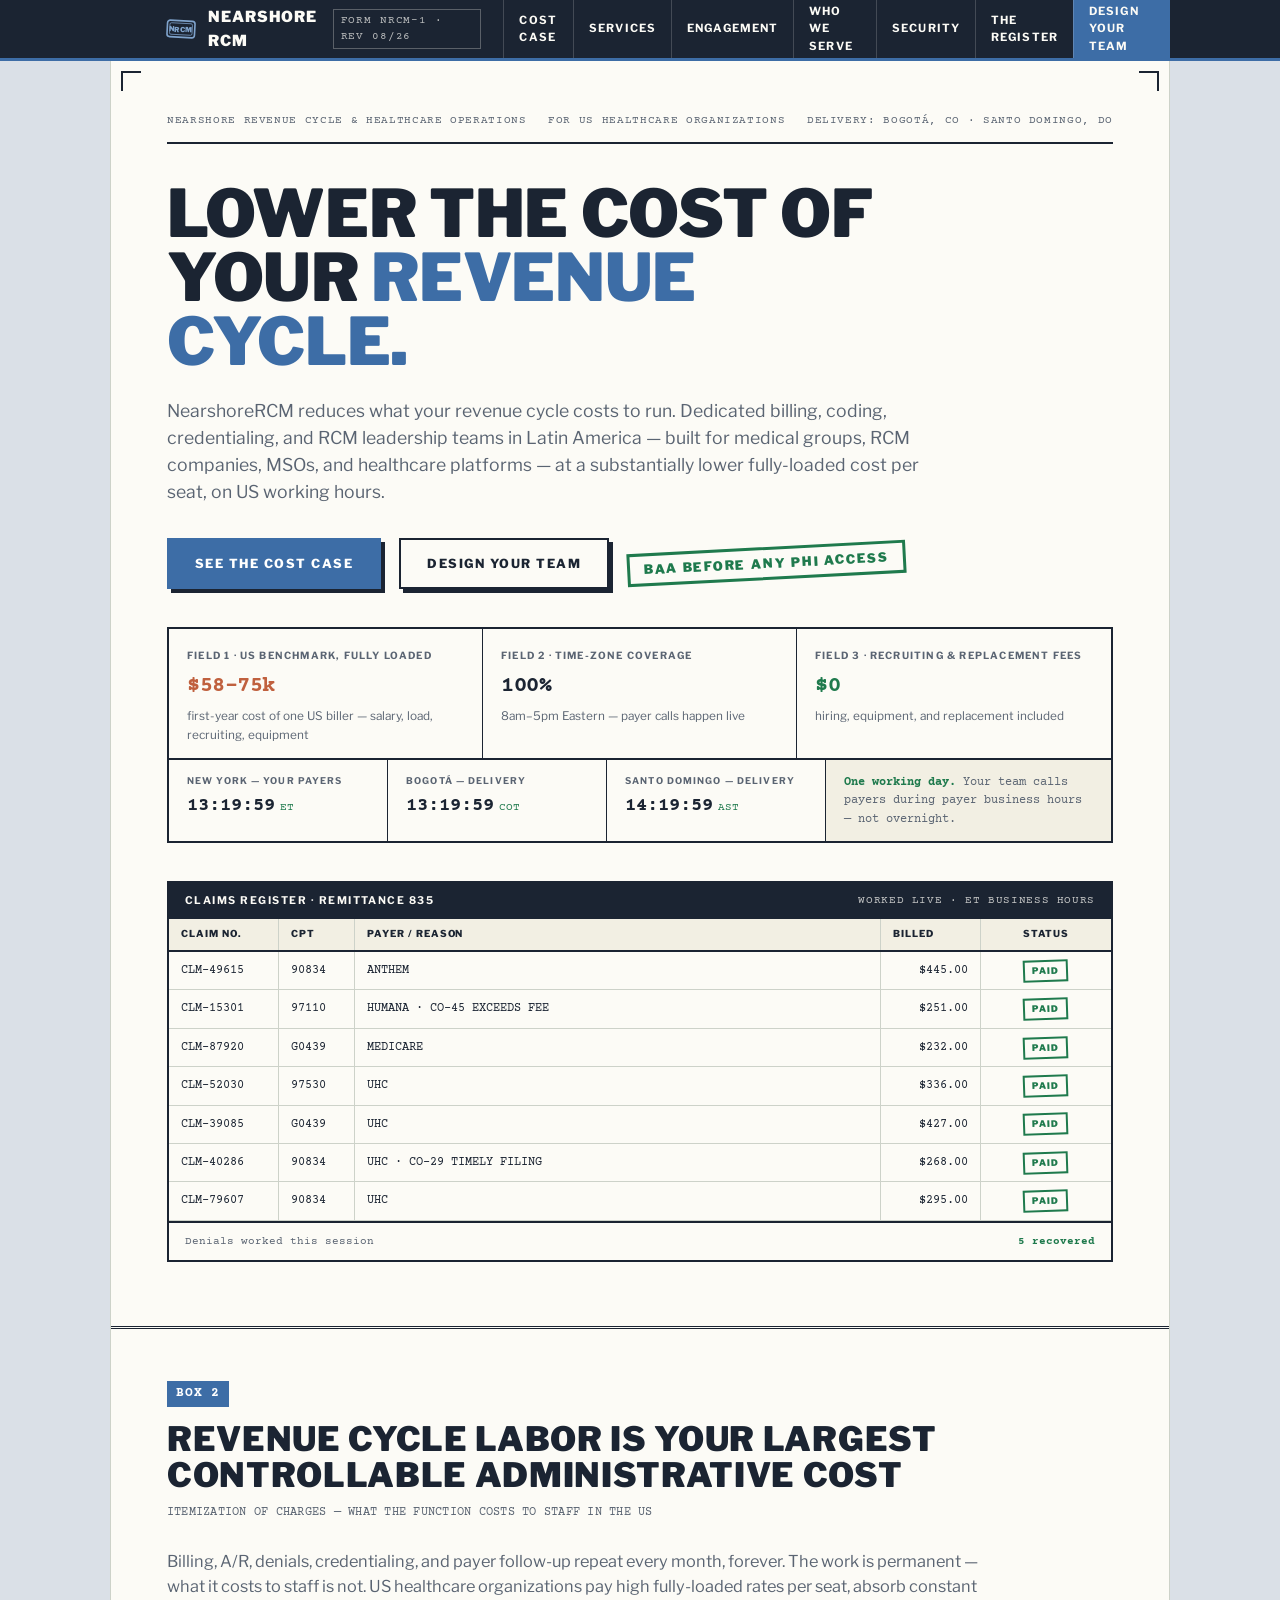
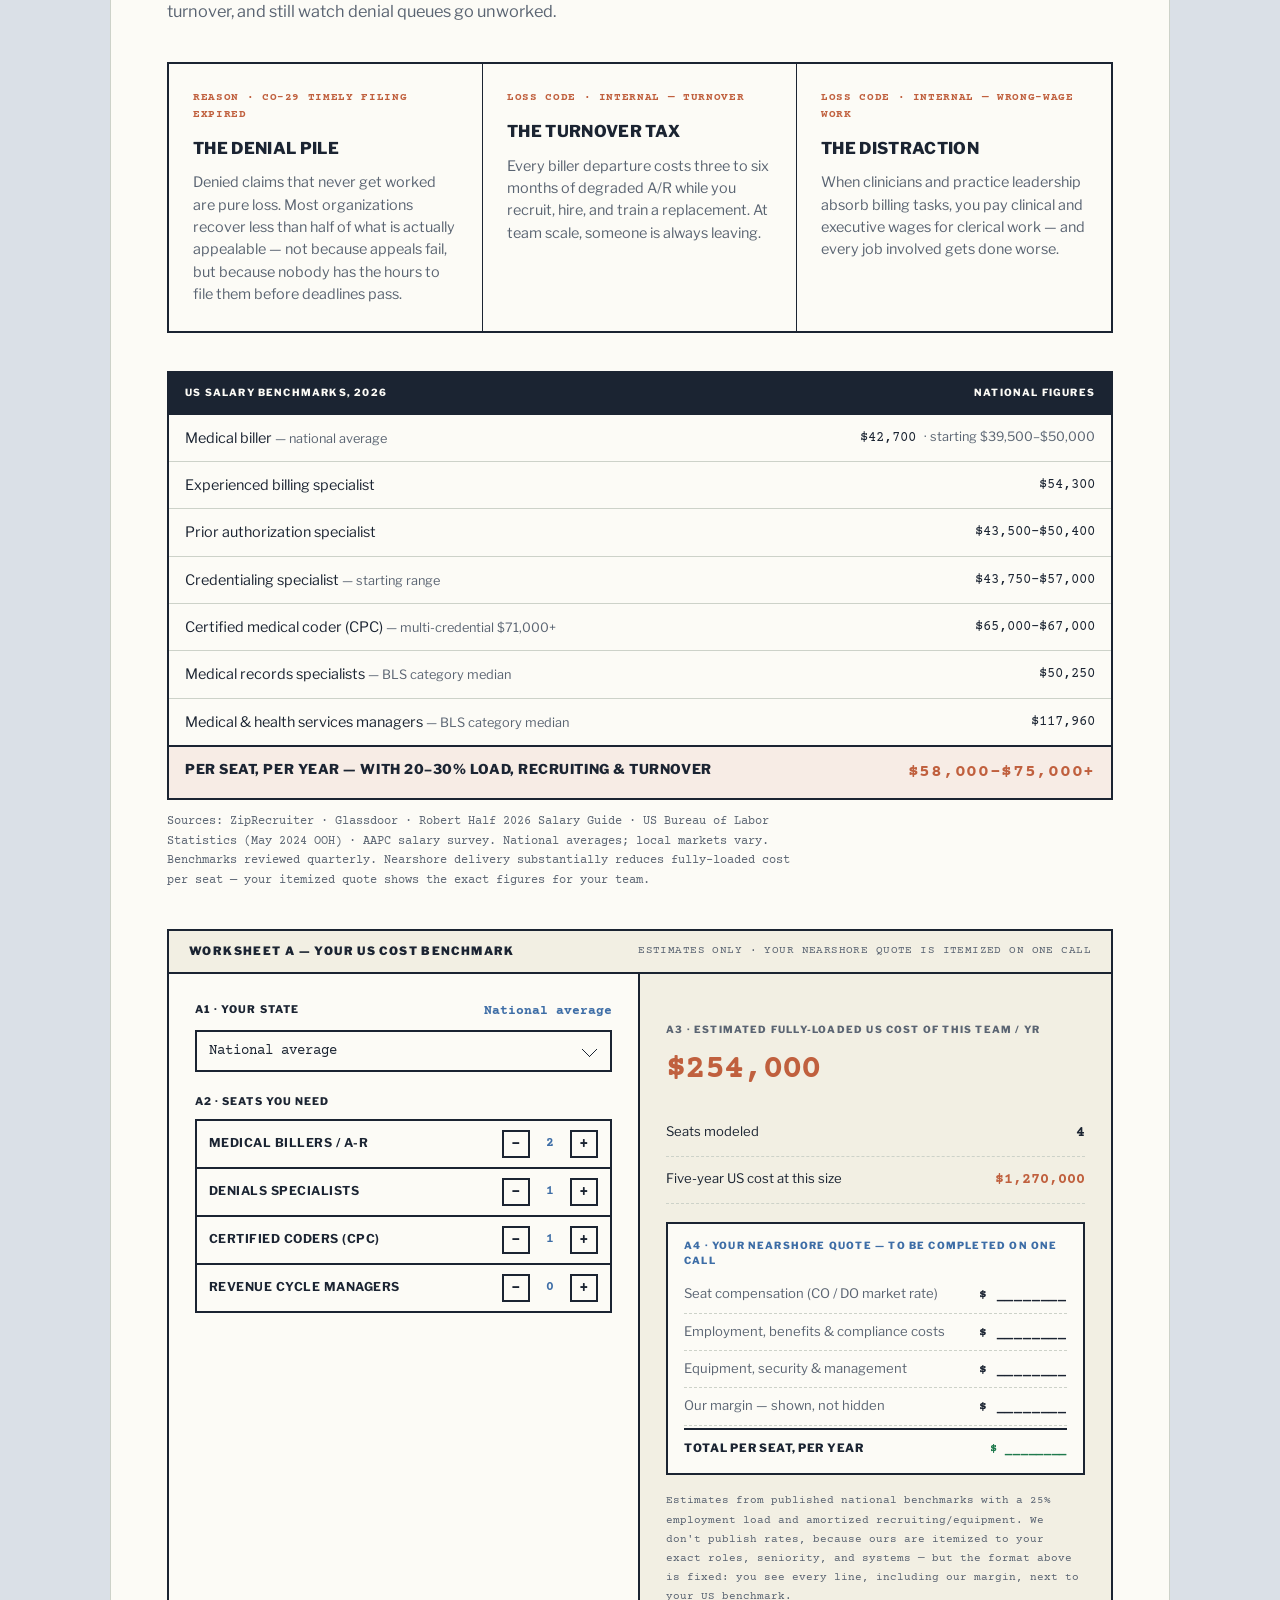
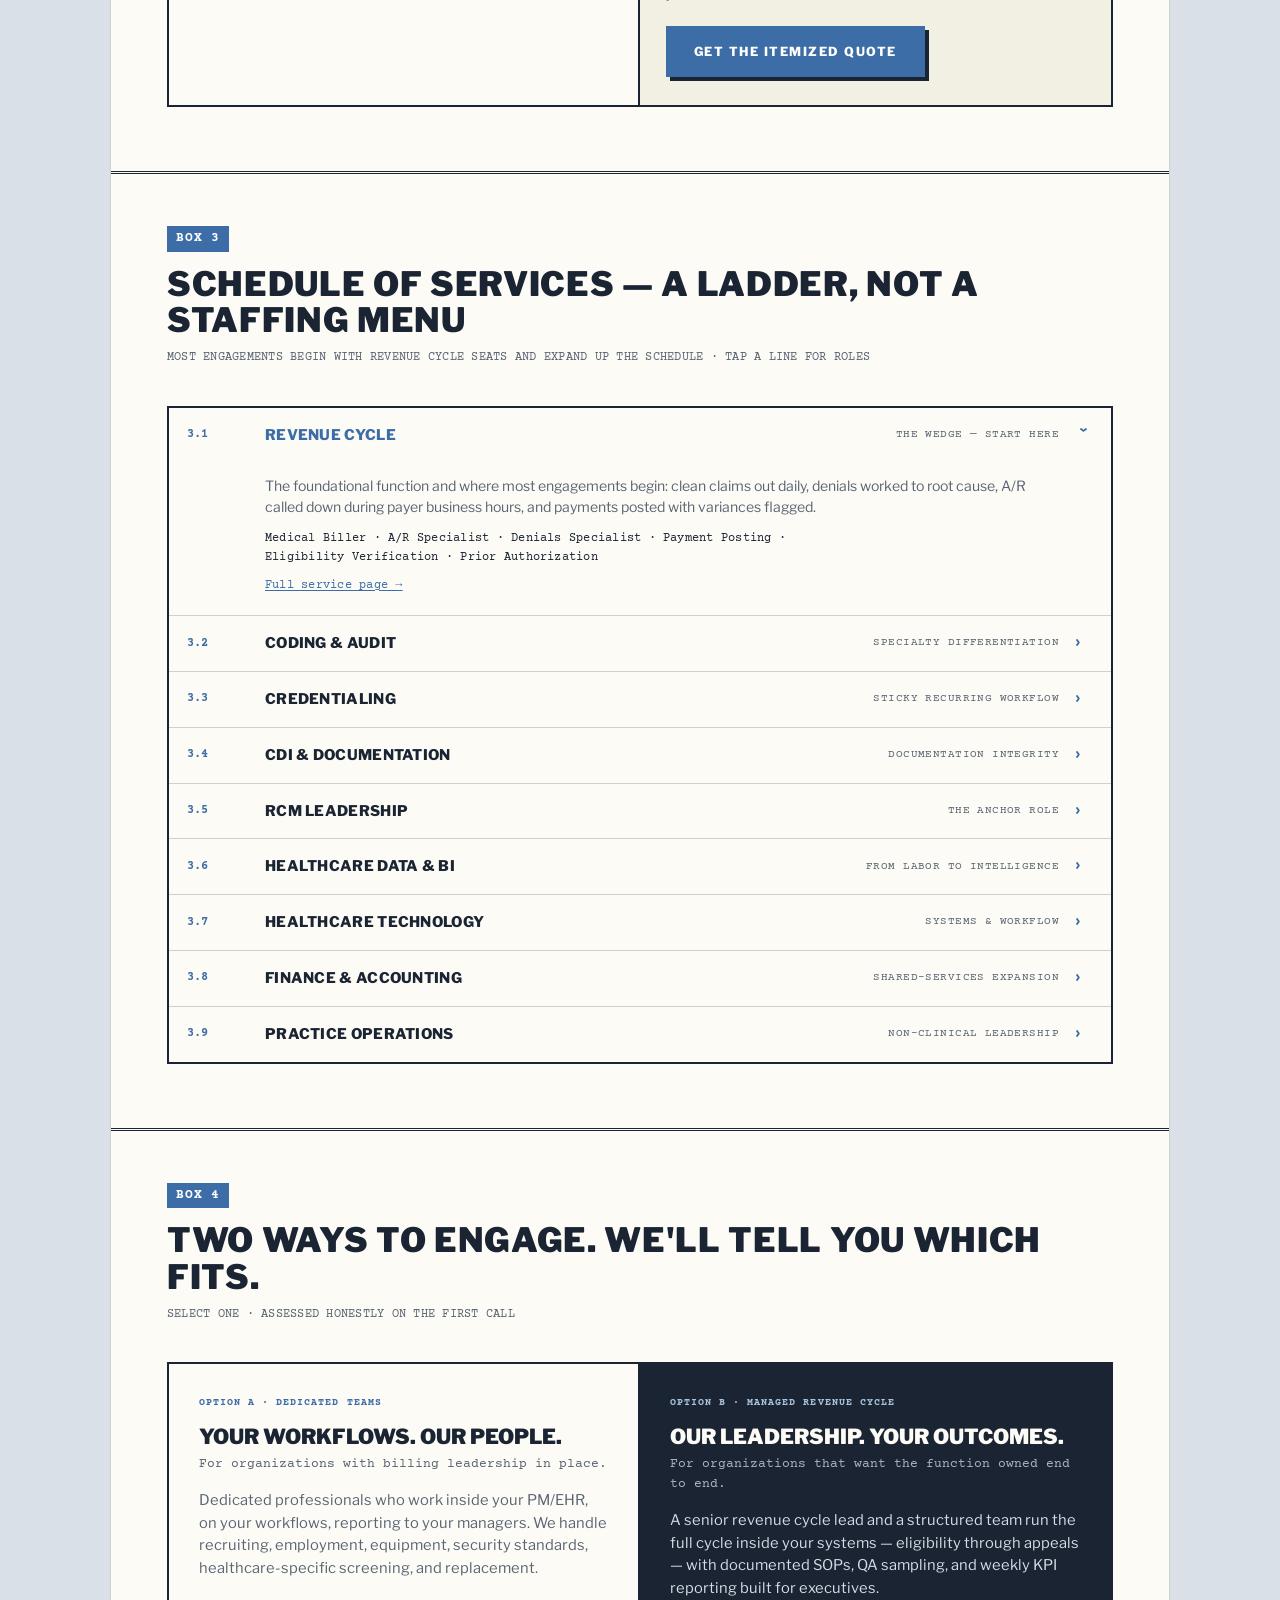
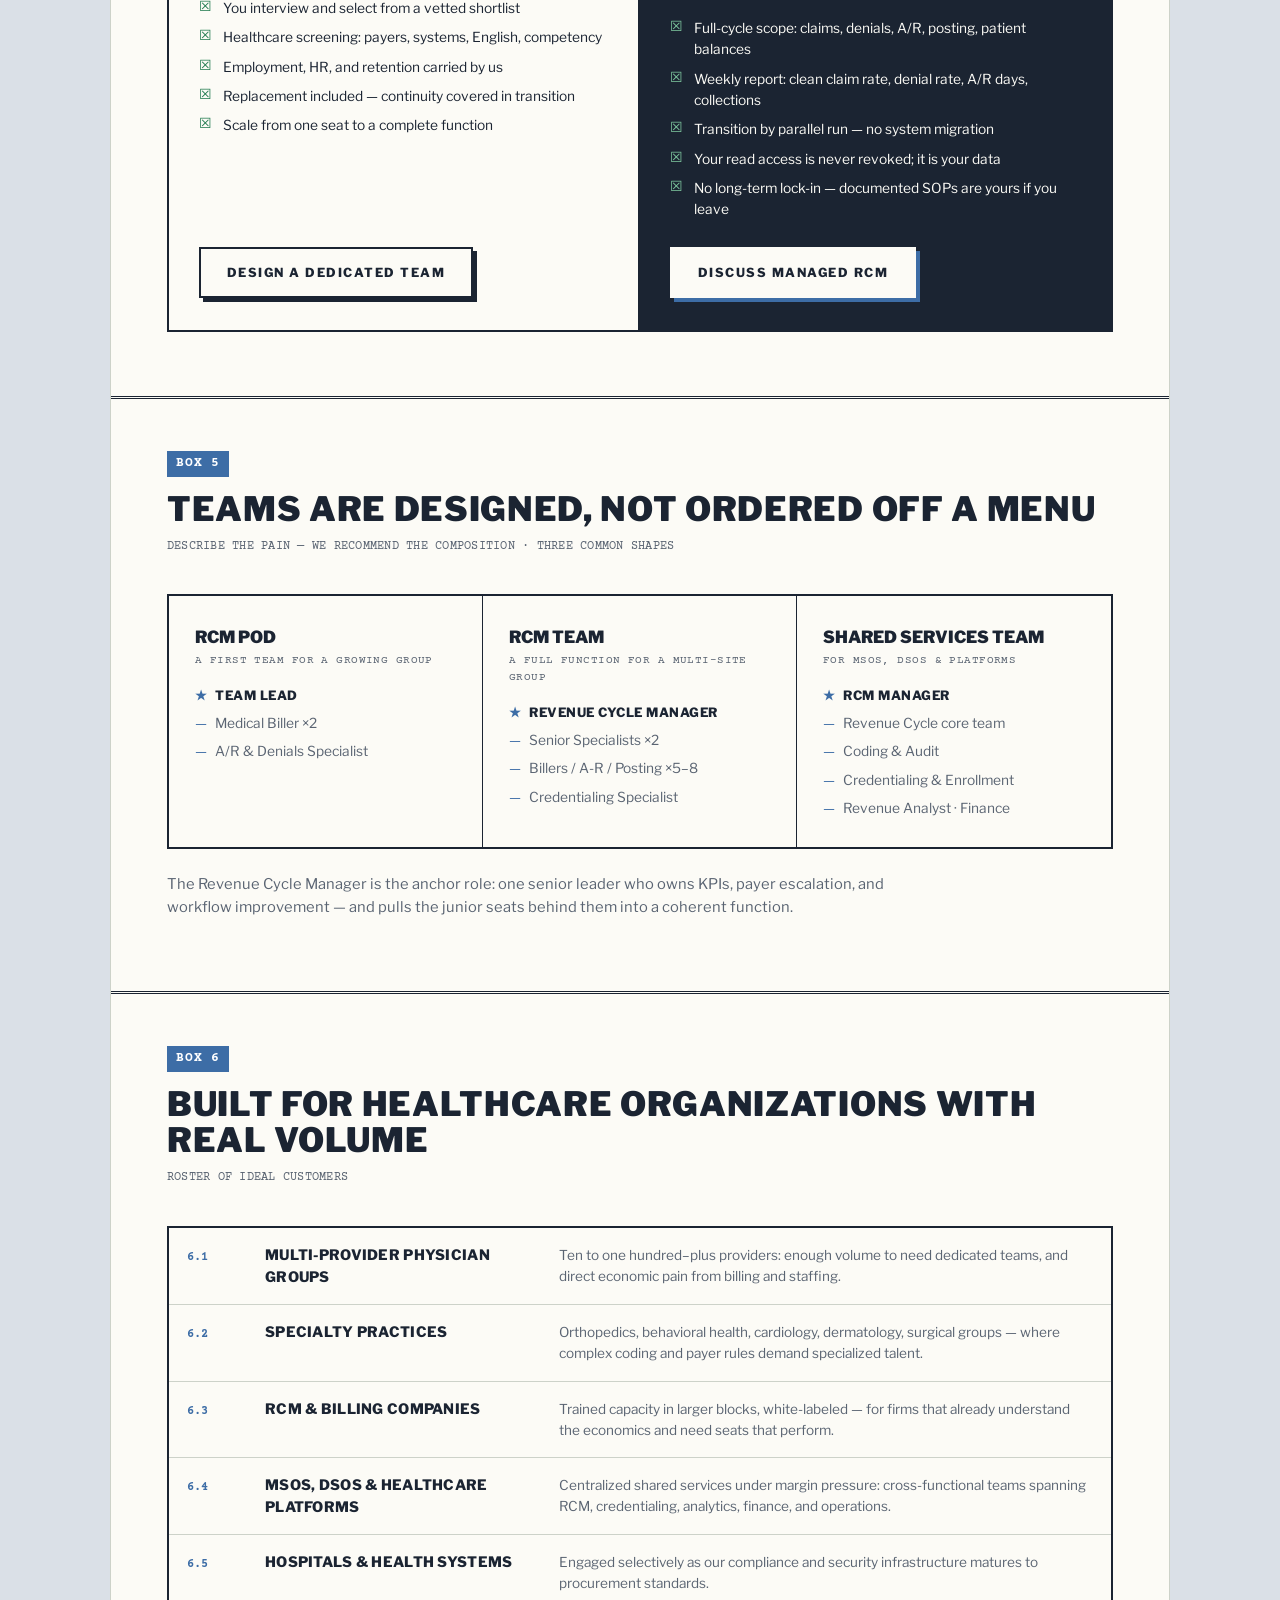
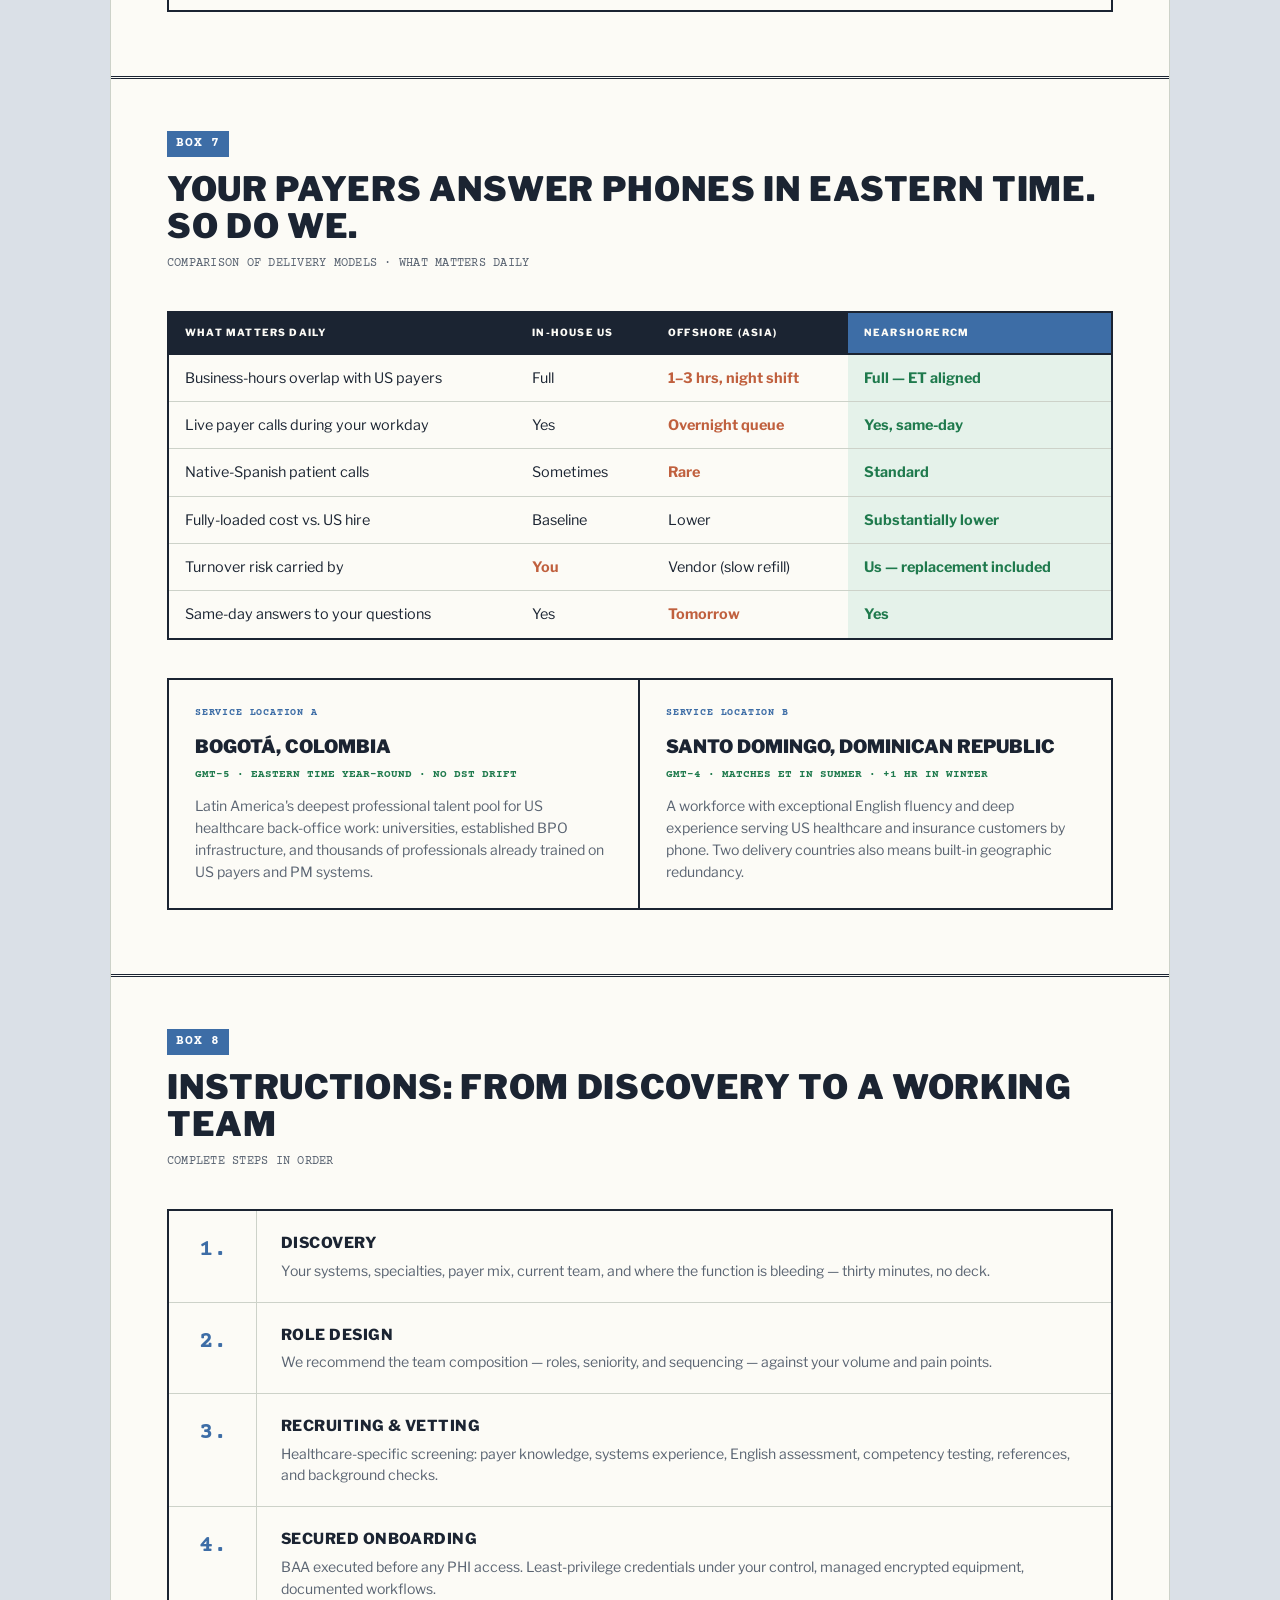
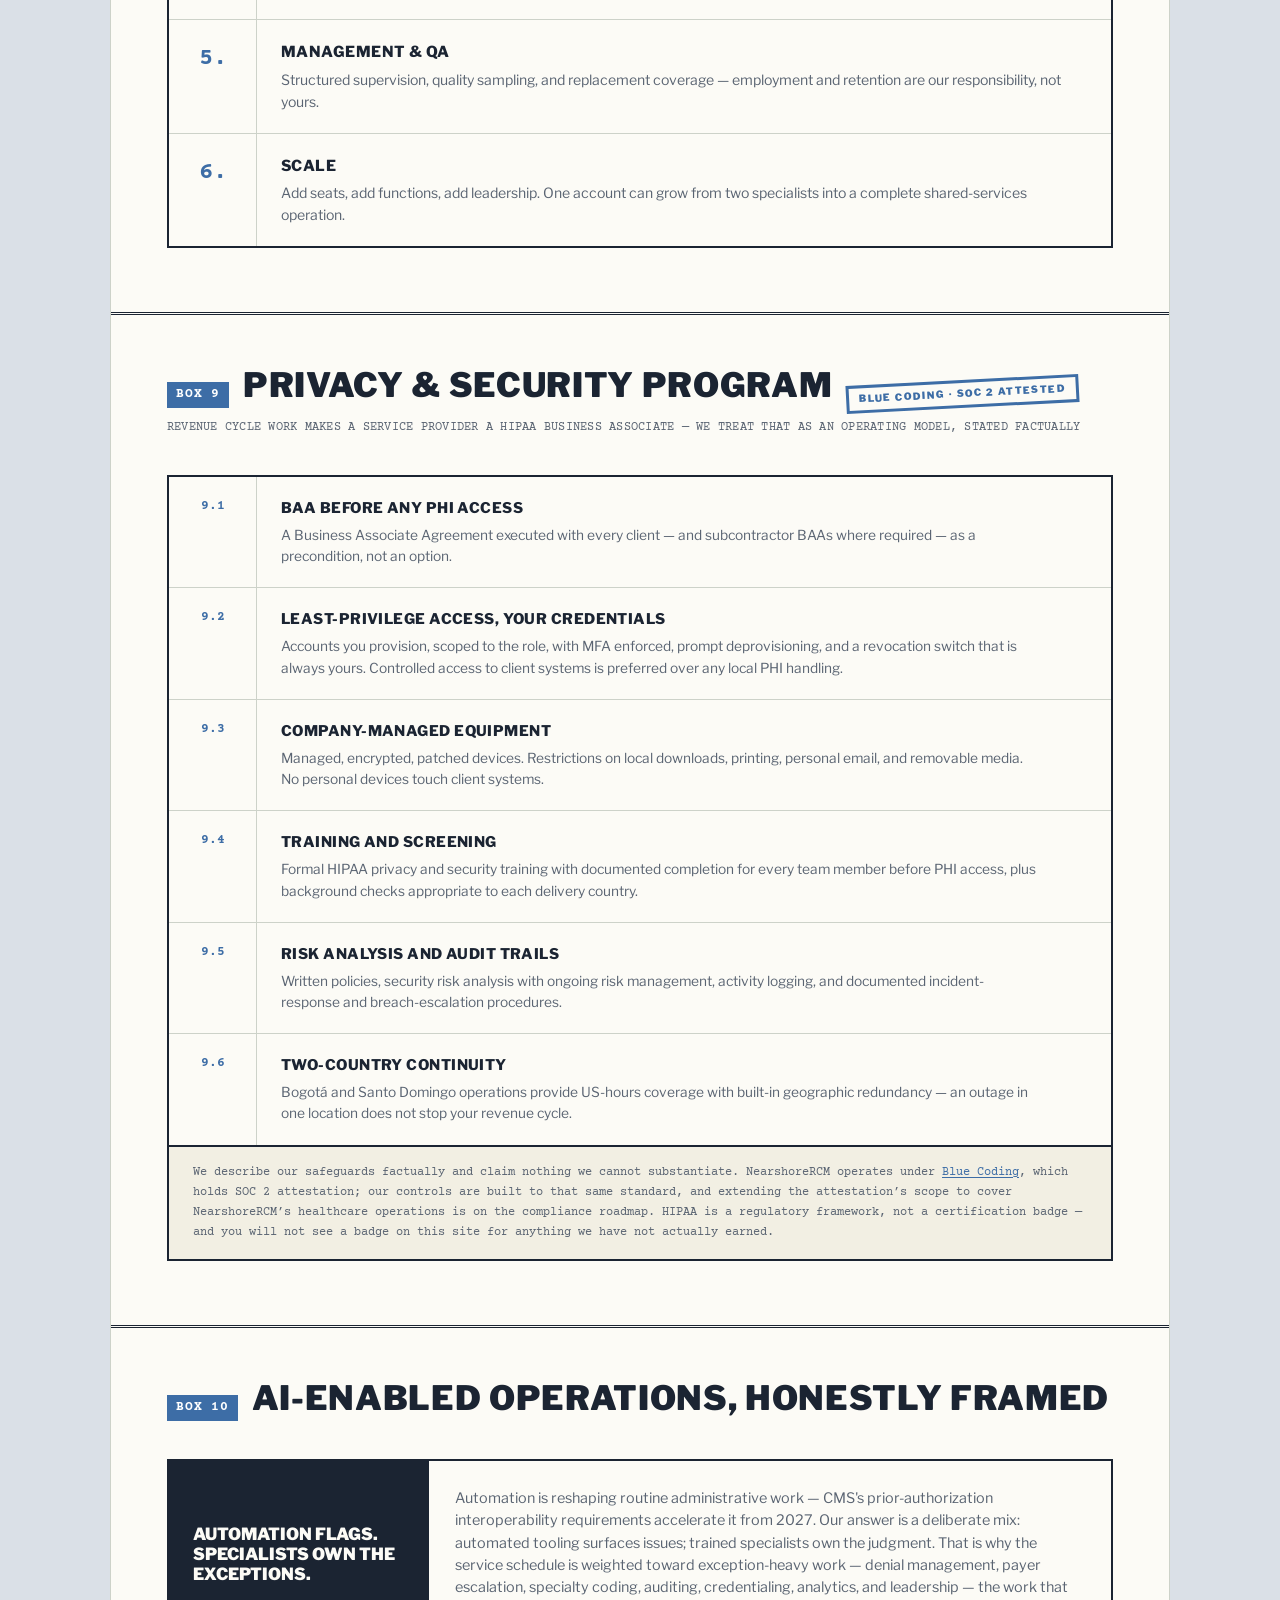
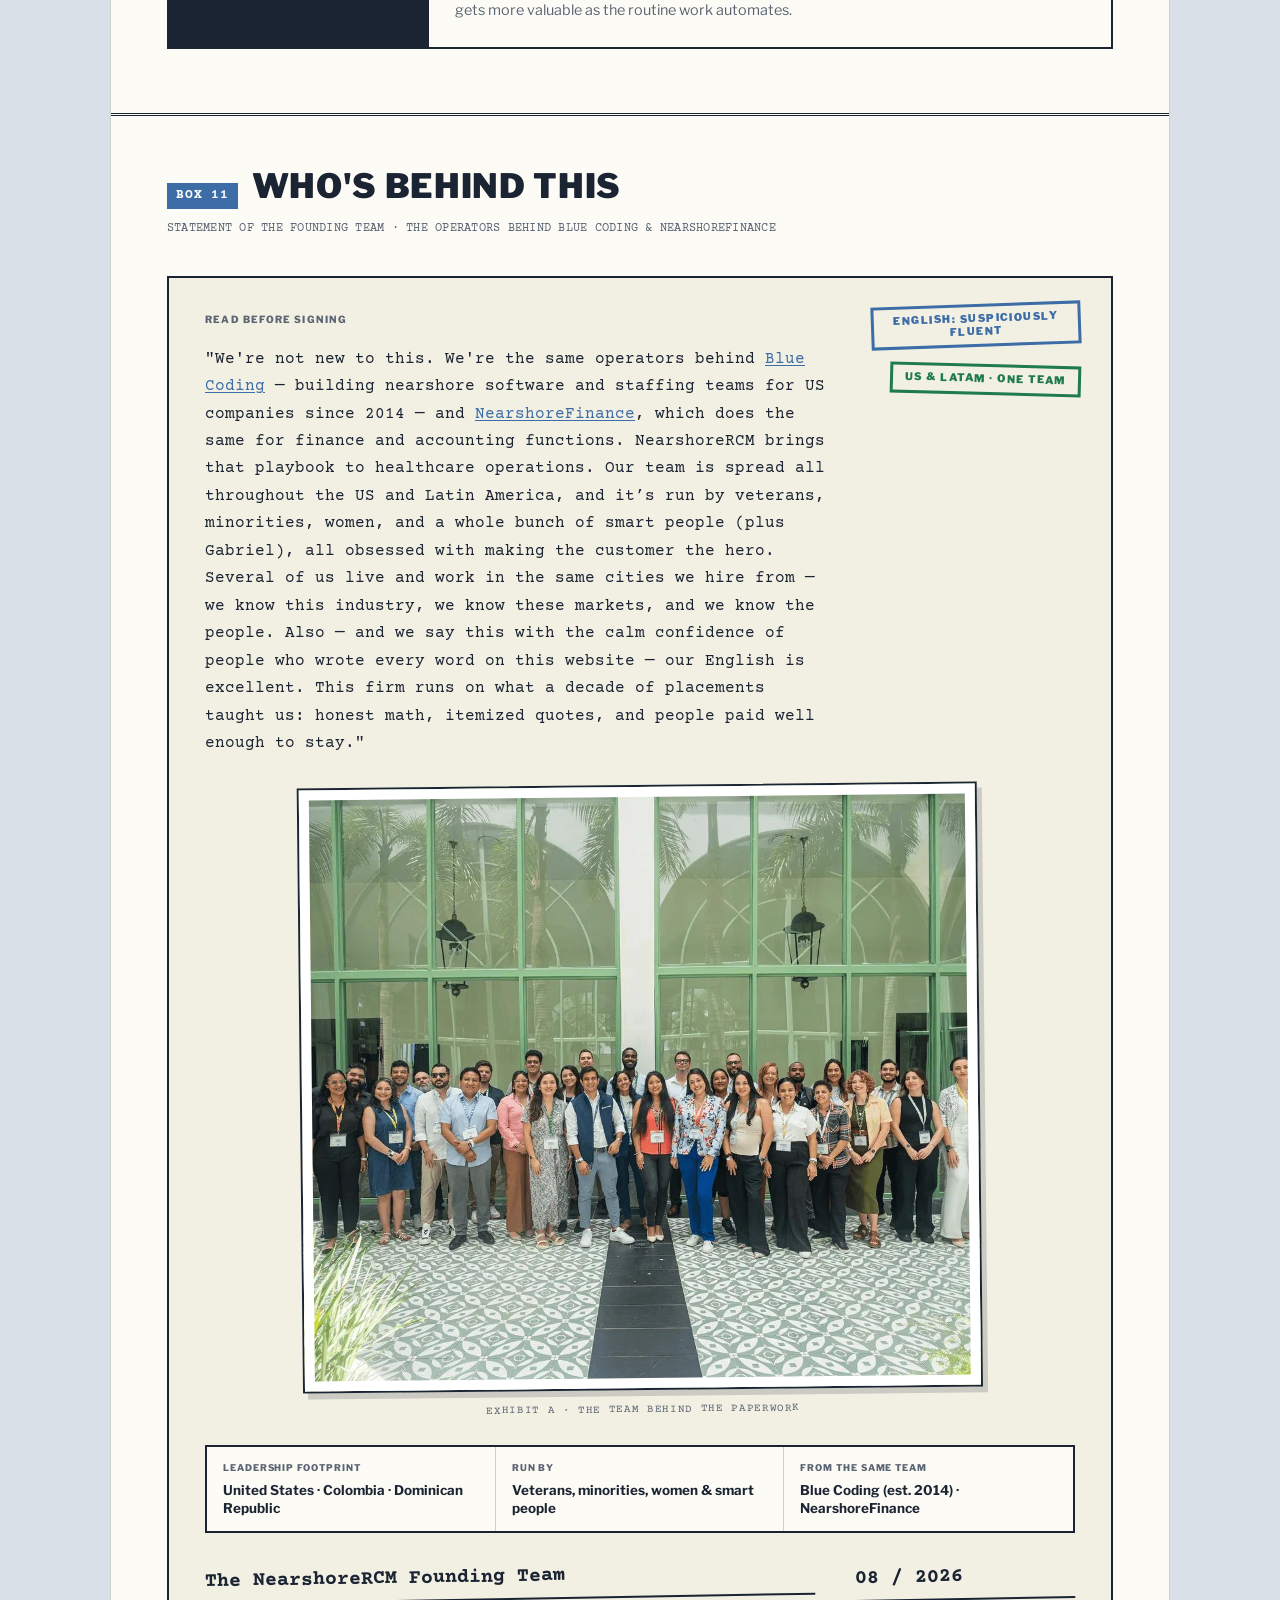
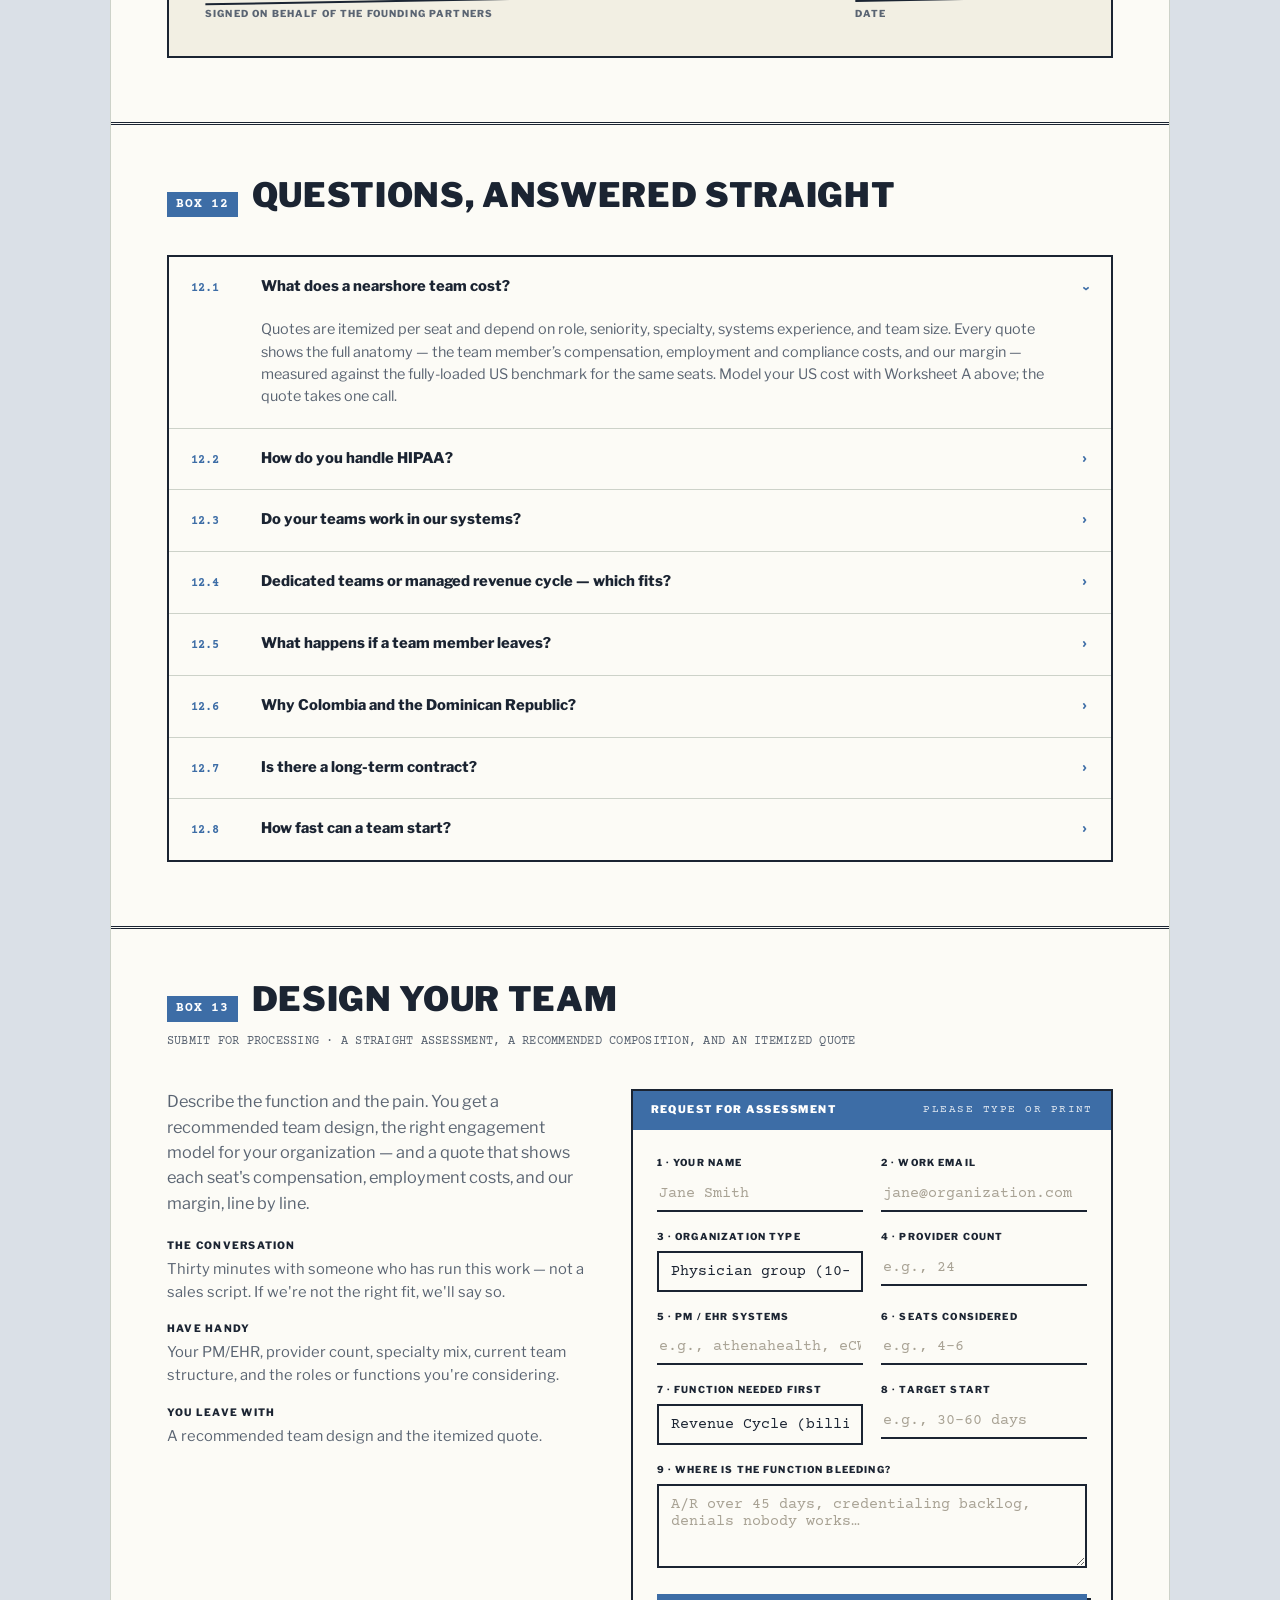
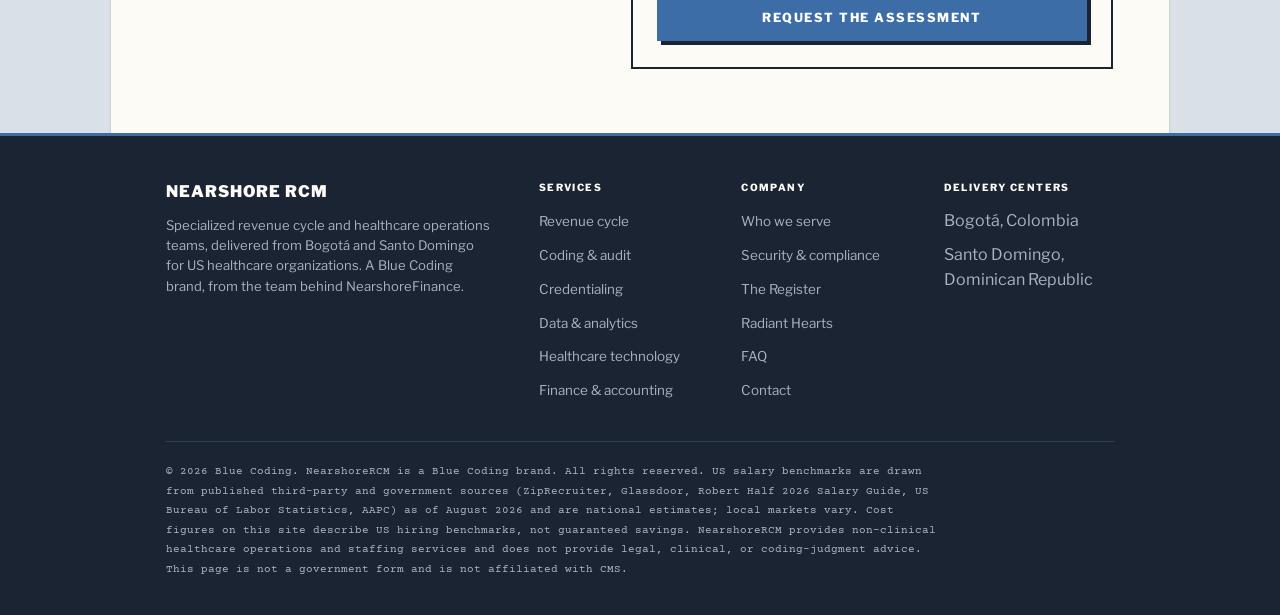
<file: index.html>
<!DOCTYPE html>
<html lang="en">
<head>
<meta charset="UTF-8">
<meta name="viewport" content="width=device-width, initial-scale=1.0">
<link rel="icon" type="image/png" href="assets/favicon.png">
<title>Nearshore RCM Teams for US Healthcare Organizations | NearshoreRCM</title>
<meta name="description" content="Dedicated nearshore revenue cycle, coding, and credentialing teams for US healthcare organizations — lower fully-loaded cost per seat, on US working hours.">
<link rel="canonical" href="https://nearshorercm.com/">
<meta property="og:title" content="NearshoreRCM — Lower the Cost of Your Revenue Cycle">
<meta property="og:description" content="Dedicated nearshore revenue cycle teams for US healthcare organizations. Reduce fully-loaded RCM cost without leaving your time zone.">
<meta property="og:type" content="website">
<meta property="og:url" content="https://nearshorercm.com/">
<link rel="preconnect" href="https://fonts.googleapis.com">
<link rel="preconnect" href="https://fonts.gstatic.com" crossorigin>
<link href="https://fonts.googleapis.com/css2?family=Libre+Franklin:wght@400;500;600;700;800;900&family=Courier+Prime:wght@400;700&display=swap" rel="stylesheet">
<script type="application/ld+json">
{
  "@context": "https://schema.org",
  "@type": "Organization",
  "name": "NearshoreRCM",
  "url": "https://nearshorercm.com",
  "description": "Nearshore revenue cycle management, medical coding, credentialing, and healthcare operations teams delivered from Colombia and the Dominican Republic for US healthcare organizations.",
  "areaServed": "United States",
  "knowsAbout": ["Revenue cycle management", "Medical billing", "Medical coding", "Denial management", "Prior authorization", "Medical credentialing", "Healthcare analytics"]
}
</script>
<style>
/* ==========================================================
   NEARSHORERCM v5 — "CLAIM FORM" DESIGN SYSTEM (v2 skin)
   Vernacular: CMS-1500 / EOB / remittance paperwork.
   Paper, ink, form-red rules, typewriter data, rubber stamps.
   No rounded corners. No soft shadows. Hard rules only.
   Content: brief-aligned (enterprise ICP, service ladder,
   cost-reduction positioning, no unverified savings claims).
   ========================================================== */
:root{
  --desk:#DAE0E7;          /* cool light desk */
  --paper:#FCFBF6;         /* warm bright sheet */
  --paper2:#F2EFE3;        /* warm manila block */
  --ink:#1B2432;           /* slate-navy ink */
  --ink-soft:#5A6472;
  --red:#3D6DA6;           /* soft steel blue — structural accent (var name kept for minimal churn) */
  --red-soft:#A9C3DE;
  --red-tint:#E8F0F8;
  --denial:#C0603E;        /* muted coral — denial & cost semantics ONLY */
  --denial-tint:#F7ECE5;
  --green:#1F7A4D;         /* PAID stamp green */
  --green-tint:#E5F2EA;
  --rule:#1B2432;          /* heavy rule */
  --rule-lt:#CDD2C9;       /* light rule */
  --franklin:'Libre Franklin', 'Franklin Gothic Medium', Arial, sans-serif;
  --type:'Courier Prime', 'Courier New', monospace;
  --maxw:1060px;
}
*{margin:0;padding:0;box-sizing:border-box}
html{scroll-behavior:smooth}
@media (prefers-reduced-motion: reduce){
  html{scroll-behavior:auto}
  *,*::before,*::after{animation-duration:.01ms !important;animation-iteration-count:1 !important;transition-duration:.01ms !important}
}
body{
  font-family:var(--franklin);
  background:var(--desk);
  color:var(--ink);
  font-size:16px;line-height:1.55;
  -webkit-font-smoothing:antialiased;
}
::selection{background:var(--red);color:#fff}
a{color:var(--red);text-decoration:underline;text-underline-offset:2px}
a:hover{background:var(--red);color:#fff;text-decoration:none}
:focus-visible{outline:3px solid var(--red);outline-offset:2px}
.type{font-family:var(--type)}
.tnum{font-variant-numeric:tabular-nums}

/* ---------- The sheet ---------- */
.sheet{
  max-width:var(--maxw);margin:0 auto;background:var(--paper);
  border-left:1px solid var(--rule-lt);border-right:1px solid var(--rule-lt);
  position:relative;
}
.sheet::before,.sheet::after{content:"";position:absolute;width:18px;height:18px;pointer-events:none}
.sheet::before{top:10px;left:10px;border-top:2px solid var(--ink);border-left:2px solid var(--ink)}
.sheet::after{top:10px;right:10px;border-top:2px solid var(--ink);border-right:2px solid var(--ink)}
.pad{padding:0 56px}
@media(max-width:760px){.pad{padding:0 22px}}

/* ---------- Nav: the form header band ---------- */
.band{position:sticky;top:0;z-index:60;background:var(--ink);color:var(--paper);border-bottom:3px solid var(--red)}
.band-in{max-width:var(--maxw);margin:0 auto;display:flex;align-items:stretch;justify-content:space-between;min-height:58px}
.band-logo{
  display:flex;align-items:center;gap:12px;padding:0 22px 0 56px;color:var(--paper);text-decoration:none;
  font-weight:900;letter-spacing:.06em;font-size:.95rem;text-transform:uppercase;
}
.band-logo:hover{background:transparent;color:var(--paper)}
.band-logo .formno{font-family:var(--type);font-weight:400;font-size:.66rem;letter-spacing:.08em;opacity:.7;border:1px solid rgba(252,251,245,.4);padding:3px 7px}
@media(max-width:560px){.band-logo .formno{display:none}}
.band-nav{display:flex;align-items:stretch}
.band-nav a{
  display:flex;align-items:center;padding:0 15px;color:var(--paper);text-decoration:none;
  font-size:.7rem;font-weight:700;letter-spacing:.1em;text-transform:uppercase;border-left:1px solid rgba(252,251,245,.18);
}
.band-nav a:hover{background:var(--red);color:#fff}
.band-cta{background:var(--red)}
.band-cta:hover{background:#2B5480 !important}
.menu-btn{display:none;background:none;border:1px solid rgba(252,251,245,.4);color:var(--paper);padding:8px 14px;margin:9px 22px;font-family:var(--franklin);font-weight:700;font-size:.72rem;letter-spacing:.1em;text-transform:uppercase;cursor:pointer}
@media(max-width:760px){.band-logo{padding:0 22px}}
@media(max-width:960px){
  .band-nav{display:none;position:absolute;top:100%;left:0;right:0;background:var(--ink);flex-direction:column;border-bottom:3px solid var(--red)}
  .band-nav.open{display:flex}
  .band-nav a{padding:15px 22px;border-left:none;border-top:1px solid rgba(252,251,245,.18)}
  .menu-btn{display:block}
}

/* ---------- Section = form box ---------- */
.box{border-top:3px double var(--rule);padding:52px 0 64px}
.box:first-of-type{border-top:none}
.boxhead{display:flex;align-items:baseline;gap:14px;margin-bottom:10px;flex-wrap:wrap}
.boxno{font-family:var(--type);font-weight:700;font-size:.8rem;color:#fff;background:var(--red);padding:3px 9px;letter-spacing:.06em;flex-shrink:0}
.boxtitle{font-weight:900;text-transform:uppercase;letter-spacing:.02em;font-size:clamp(1.4rem,3.1vw,2.1rem);line-height:1.08}
.boxsub{font-family:var(--type);font-size:.78rem;color:var(--ink-soft);letter-spacing:.02em;margin-bottom:26px;text-transform:uppercase}
.lede{font-size:1.02rem;color:var(--ink-soft);max-width:74ch;margin-bottom:8px}
.lede b{color:var(--ink)}

/* ---------- Buttons ---------- */
.btn{
  display:inline-block;font-family:var(--franklin);font-weight:800;font-size:.78rem;
  letter-spacing:.12em;text-transform:uppercase;text-decoration:none;cursor:pointer;
  padding:14px 26px;border:2px solid var(--ink);color:var(--ink);background:var(--paper);
  box-shadow:4px 4px 0 var(--ink);transition:transform .1s, box-shadow .1s;
}
.btn:hover{background:var(--paper);color:var(--ink);transform:translate(2px,2px);box-shadow:2px 2px 0 var(--ink)}
.btn:active{transform:translate(4px,4px);box-shadow:0 0 0 var(--ink)}
.btn.red{background:var(--red);border-color:var(--red);color:#fff;box-shadow:4px 4px 0 var(--ink)}
.btn.red:hover{background:#2B5480;border-color:#2B5480;color:#fff}
.btn.onink{background:var(--paper);border-color:var(--paper);color:var(--ink);box-shadow:4px 4px 0 var(--red)}
.btn.onink:hover{background:var(--paper);color:var(--ink)}

/* ---------- Rubber stamps ---------- */
.stamp{
  display:inline-block;font-weight:900;text-transform:uppercase;letter-spacing:.14em;
  border:3px solid currentColor;padding:6px 14px;transform:rotate(-3deg);
  font-size:.8rem;line-height:1.2;
}
.stamp.green{color:var(--green)}
.stamp.red{color:var(--red)}
.stamp.big{font-size:1.1rem;padding:10px 20px;border-width:4px}

/* ---------- HERO ---------- */
.hero{padding-top:52px}
.hero-meta{
  display:flex;justify-content:space-between;gap:14px;flex-wrap:wrap;
  font-family:var(--type);font-size:.68rem;letter-spacing:.06em;color:var(--ink-soft);
  text-transform:uppercase;border-bottom:2px solid var(--rule);padding-bottom:12px;margin-bottom:38px;
}
.hero h1{
  font-weight:900;text-transform:uppercase;letter-spacing:-.005em;
  font-size:clamp(2.2rem,6vw,4.1rem);line-height:.98;max-width:16ch;
}
.hero h1 .redline{color:var(--red)}
.hero .lede{font-size:1.1rem;margin-top:22px;max-width:66ch}
.hero-ctas{display:flex;gap:18px;margin:32px 0 10px;flex-wrap:wrap;align-items:center}
.hero-fields{display:grid;grid-template-columns:repeat(3,1fr);border:2px solid var(--rule);margin-top:38px}
@media(max-width:660px){.hero-fields{grid-template-columns:1fr}}
.hfield{padding:16px 18px 14px;border-right:1px solid var(--rule)}
.hfield:last-child{border-right:none}
@media(max-width:660px){.hfield{border-right:none;border-bottom:1px solid var(--rule)}.hfield:last-child{border-bottom:none}}
.hfield .lab{font-size:.62rem;font-weight:700;letter-spacing:.12em;text-transform:uppercase;color:var(--ink-soft);display:block;margin-bottom:6px}
.hfield b{font-family:var(--type);font-weight:700;font-size:1.4rem;letter-spacing:-.02em}
.hfield b.crl{color:var(--denial)}
.hfield b.grn{color:var(--green)}
.hfield span{display:block;font-size:.74rem;color:var(--ink-soft);margin-top:3px}

/* Time verification clocks */
.clockrow{display:grid;grid-template-columns:repeat(3,1fr) 1.3fr;border:2px solid var(--rule);border-top:none}
@media(max-width:860px){.clockrow{grid-template-columns:1fr 1fr}}
@media(max-width:560px){.clockrow{grid-template-columns:1fr}}
.clk{padding:14px 18px 12px;border-right:1px solid var(--rule)}
.clk:last-child{border-right:none}
@media(max-width:860px){.clk:nth-child(2){border-right:none}}
@media(max-width:560px){.clk{border-right:none;border-bottom:1px solid var(--rule)}.clk:last-child{border-bottom:none}}
.clk .lab{font-size:.58rem;font-weight:700;letter-spacing:.12em;text-transform:uppercase;color:var(--ink-soft);display:block;margin-bottom:4px}
.clk .t{font-family:var(--type);font-weight:700;font-size:1.2rem;font-variant-numeric:tabular-nums}
.clk .t small{font-family:var(--type);font-weight:400;font-size:.66rem;color:var(--green);margin-left:5px}
.clk.note{display:flex;align-items:center;background:var(--paper2)}
.clk.note p{font-family:var(--type);font-size:.74rem;color:var(--ink-soft)}
.clk.note b{color:var(--green)}

/* ---------- Claims register (signature) ---------- */
.register{border:2px solid var(--rule);margin-top:38px}
.reg-head{
  display:flex;justify-content:space-between;align-items:center;gap:10px;
  background:var(--ink);color:var(--paper);padding:10px 16px;
  font-size:.66rem;font-weight:700;letter-spacing:.14em;text-transform:uppercase;
}
.reg-head .type{font-weight:400;opacity:.75;letter-spacing:.06em}
.reg-cols,.reg-row{display:grid;grid-template-columns:110px 76px 1fr 100px 130px;gap:0;align-items:center}
.reg-cols{font-size:.6rem;font-weight:800;letter-spacing:.1em;text-transform:uppercase;border-bottom:2px solid var(--rule);background:var(--paper2)}
.reg-cols span{padding:8px 12px;border-right:1px solid var(--rule-lt)}
.reg-cols span:last-child{border-right:none}
.reg-rows{min-height:265px;display:flex;flex-direction:column}
.reg-row{font-family:var(--type);font-size:.78rem;border-bottom:1px solid var(--rule-lt)}
.reg-row>span{padding:9px 12px;border-right:1px solid var(--rule-lt);overflow:hidden;text-overflow:ellipsis;white-space:nowrap}
.reg-row>span:last-child{border-right:none}
.reg-row .amt{text-align:right}
.reg-row .st{display:flex;justify-content:center;padding:5px 6px}
.ministamp{
  font-family:var(--franklin);font-weight:900;font-size:.56rem;letter-spacing:.12em;text-transform:uppercase;
  border:2px solid currentColor;padding:2px 7px;transform:rotate(-2deg);
}
.ministamp.paid{color:var(--green)}
.ministamp.denied{color:var(--denial)}
.ministamp.appealed{color:var(--ink-soft)}
.ministamp.slam{animation:slam .3s ease-out}
@keyframes slam{0%{transform:rotate(-2deg) scale(1.7);opacity:0}70%{transform:rotate(-2deg) scale(.95);opacity:1}100%{transform:rotate(-2deg) scale(1)}}
.reg-foot{
  display:flex;justify-content:space-between;gap:10px;padding:10px 16px;border-top:2px solid var(--rule);
  font-family:var(--type);font-size:.7rem;color:var(--ink-soft);
}
.reg-foot b{color:var(--green);font-weight:700}
@media(max-width:660px){
  .reg-cols,.reg-row{grid-template-columns:96px 1fr 104px}
  .reg-cols .c-code,.reg-cols .c-payer,.reg-row .code,.reg-row .payer{display:none}
}

/* ---------- Pain: denial notices ---------- */
.notices{display:grid;grid-template-columns:repeat(3,1fr);gap:0;border:2px solid var(--rule);margin-top:38px}
@media(max-width:860px){.notices{grid-template-columns:1fr}}
.notice{padding:26px 24px;border-right:1px solid var(--rule)}
.notice:last-child{border-right:none}
@media(max-width:860px){.notice{border-right:none;border-bottom:1px solid var(--rule)}.notice:last-child{border-bottom:none}}
.notice .code{font-family:var(--type);font-size:.68rem;font-weight:700;color:var(--denial);letter-spacing:.06em;text-transform:uppercase;display:block;margin-bottom:12px}
.notice h3{font-weight:800;text-transform:uppercase;letter-spacing:.02em;font-size:1.02rem;margin-bottom:10px}
.notice p{font-size:.9rem;color:var(--ink-soft)}

/* ---------- EOB tables ---------- */
.eob{border:2px solid var(--rule);margin-top:38px;overflow-x:auto}
table{width:100%;border-collapse:collapse;font-size:.9rem;min-width:520px}
th,td{padding:12px 16px;text-align:left;border-bottom:1px solid var(--rule-lt);vertical-align:top}
thead th{background:var(--ink);color:var(--paper);font-size:.62rem;font-weight:800;letter-spacing:.12em;text-transform:uppercase;border-bottom:2px solid var(--rule)}
td.num{text-align:right;font-family:var(--type);white-space:nowrap}
td .dim{color:var(--ink-soft);font-family:var(--franklin);font-size:.8rem}
tr:last-child td{border-bottom:none}
tr.total td{background:var(--denial-tint);border-top:2px solid var(--rule);font-weight:800;text-transform:uppercase;font-size:.85rem;letter-spacing:.04em}
tr.total td.num{font-family:var(--type);font-weight:700;font-size:1.1rem;color:var(--denial)}
.src{font-family:var(--type);font-size:.72rem;color:var(--ink-soft);margin-top:12px;max-width:92ch;line-height:1.7}

/* ---------- Worksheet (benchmark tool) ---------- */
.worksheet{border:2px solid var(--rule);margin-top:38px}
.ws-head{background:var(--paper2);border-bottom:2px solid var(--rule);padding:12px 20px;display:flex;justify-content:space-between;gap:10px;flex-wrap:wrap;align-items:center}
.ws-head b{font-size:.72rem;font-weight:900;letter-spacing:.12em;text-transform:uppercase}
.ws-head span{font-family:var(--type);font-size:.66rem;color:var(--ink-soft);text-transform:uppercase;letter-spacing:.04em}
.ws-grid{display:grid;grid-template-columns:1fr 1fr}
@media(max-width:860px){.ws-grid{grid-template-columns:1fr}}
.ws-in{padding:28px 26px;border-right:2px solid var(--rule)}
@media(max-width:860px){.ws-in{border-right:none;border-bottom:2px solid var(--rule)}}
.ws-out{padding:28px 26px;background:var(--paper2)}
.field{margin-bottom:22px}
.field>label{display:flex;justify-content:space-between;gap:10px;font-size:.66rem;font-weight:800;letter-spacing:.1em;text-transform:uppercase;margin-bottom:8px}
.field output{font-family:var(--type);font-weight:700;color:var(--red);text-transform:none;letter-spacing:0;font-size:.8rem}
select{
  width:100%;padding:11px 12px;border:2px solid var(--rule);background:var(--paper);
  font-family:var(--type);font-size:.86rem;color:var(--ink);border-radius:0;-webkit-appearance:none;appearance:none;
  background-image:linear-gradient(45deg,transparent 46%,var(--ink) 46%,var(--ink) 56%,transparent 56%),linear-gradient(-45deg,transparent 46%,var(--ink) 46%,var(--ink) 56%,transparent 56%);
  background-position:calc(100% - 20px) 55%, calc(100% - 13px) 55%;background-size:8px 8px;background-repeat:no-repeat;
}
.steppers{display:flex;flex-direction:column}
.stepper{display:flex;align-items:center;justify-content:space-between;gap:10px;border:2px solid var(--rule);border-bottom:none;padding:9px 12px;background:var(--paper)}
.stepper:last-child{border-bottom:2px solid var(--rule)}
.stepper>span:first-child{font-size:.76rem;font-weight:700;text-transform:uppercase;letter-spacing:.04em}
.stepper .ctrl{display:flex;align-items:center;gap:10px}
.stepper button{width:28px;height:28px;border:2px solid var(--rule);background:var(--paper);cursor:pointer;font-family:var(--type);font-weight:700;font-size:1rem;line-height:1;color:var(--ink)}
.stepper button:hover{background:var(--ink);color:var(--paper)}
.stepper output{font-family:var(--type);font-weight:700;width:20px;text-align:center}
.ws-note{font-family:var(--type);font-size:.7rem;color:var(--ink-soft);margin-top:16px;line-height:1.7}
.out-line{display:flex;justify-content:space-between;align-items:baseline;gap:8px;font-size:.82rem;padding:11px 0;border-bottom:1px dashed var(--rule-lt)}
.out-line b{font-family:var(--type);font-size:.92rem;white-space:nowrap}
.out-line .neg{color:var(--denial)}
.out-line .pos{color:var(--green)}
.out-total{margin:4px 0 8px;padding:16px 0 6px}
.out-total .lab{font-size:.62rem;font-weight:800;letter-spacing:.12em;text-transform:uppercase;color:var(--ink-soft);display:block;margin-bottom:6px}
.out-total b{font-family:var(--type);font-weight:700;font-size:clamp(1.6rem,3.4vw,2.1rem);color:var(--denial);letter-spacing:-.02em}
.stub{border:2px solid var(--rule);background:var(--paper);margin-top:18px;padding:14px 16px 8px}
.stub-lab{font-size:.62rem;font-weight:800;letter-spacing:.12em;text-transform:uppercase;color:var(--red);display:block;margin-bottom:8px}
.stub-row{display:flex;justify-content:space-between;align-items:baseline;gap:10px;font-size:.82rem;color:var(--ink-soft);padding:7px 0;border-bottom:1px dashed var(--rule-lt)}
.stub-row:last-child{border-bottom:none}
.stub-row b{font-family:var(--type);font-weight:700;color:var(--ink);letter-spacing:.06em;white-space:nowrap}
.stub-row.total{border-top:2px solid var(--rule);margin-top:2px;padding-top:10px;color:var(--ink);font-weight:800;text-transform:uppercase;font-size:.72rem;letter-spacing:.06em}
.stub-row.total b{color:var(--green)}
.ws-cta{margin-top:20px}

/* ---------- Service schedule ---------- */
.schedule{border:2px solid var(--rule);margin-top:38px}
.svc{border-bottom:1px solid var(--rule-lt)}
.svc:last-child{border-bottom:none}
.svc summary{
  list-style:none;cursor:pointer;display:grid;grid-template-columns:64px 1fr auto 20px;
  gap:14px;align-items:center;padding:15px 18px;
}
.svc summary::-webkit-details-marker{display:none}
.svc summary:hover{background:var(--paper2)}
.svc .sno{font-family:var(--type);font-size:.72rem;font-weight:700;color:var(--red)}
.svc .sname{font-weight:800;font-size:.92rem;text-transform:uppercase;letter-spacing:.02em}
.svc .sname em{font-style:normal;color:var(--red)}
.svc .snote{font-family:var(--type);font-size:.66rem;color:var(--ink-soft);white-space:nowrap;text-transform:uppercase;letter-spacing:.04em}
.svc .chev{font-family:var(--type);color:var(--red);font-weight:700;transition:transform .15s}
.svc[open] .chev{transform:rotate(90deg)}
.svc .sbody{padding:0 18px 20px 96px;font-size:.88rem;color:var(--ink-soft)}
@media(max-width:660px){
  .svc summary{grid-template-columns:48px 1fr 20px}
  .svc .snote{display:none}
  .svc .sbody{padding-left:18px}
}
.svc .sbody p{margin-top:12px;max-width:78ch}
.svc .sbody .roles{font-family:var(--type);font-size:.74rem;letter-spacing:.02em;margin-top:12px;color:var(--ink)}

/* ---------- Engagement copies ---------- */
.copies{display:grid;grid-template-columns:1fr 1fr;gap:0;border:2px solid var(--rule);margin-top:38px}
@media(max-width:860px){.copies{grid-template-columns:1fr}}
.copy{padding:32px 30px;border-right:2px solid var(--rule);display:flex;flex-direction:column;align-items:flex-start}
.copy .btn{margin-top:auto}
.copy ul{margin-bottom:26px}
.copy:last-child{border-right:none}
@media(max-width:860px){.copy{border-right:none;border-bottom:2px solid var(--rule)}.copy:last-child{border-bottom:none}}
.copy.carbon{background:var(--ink);color:var(--paper)}
.copy .cp-tag{font-family:var(--type);font-size:.64rem;letter-spacing:.1em;text-transform:uppercase;color:var(--red);display:block;margin-bottom:14px;font-weight:700}
.copy.carbon .cp-tag{color:var(--red-soft)}
.copy h3{font-weight:900;text-transform:uppercase;font-size:1.3rem;line-height:1.1;margin-bottom:6px}
.copy .cp-sub{font-family:var(--type);font-size:.8rem;color:var(--ink-soft);margin-bottom:14px}
.copy.carbon .cp-sub{color:#A9B4C2}
.copy p{font-size:.92rem;color:var(--ink-soft)}
.copy.carbon p{color:#D5DCE5}
.copy ul{list-style:none;margin-top:18px;display:flex;flex-direction:column;gap:8px}
.copy li{font-size:.86rem;padding-left:24px;position:relative}
.copy li::before{content:"☒";position:absolute;left:0;top:0;font-family:var(--type);color:var(--green)}
.copy.carbon li::before{color:#7FC9A0}

/* ---------- Sample teams ---------- */
.teams{display:grid;grid-template-columns:repeat(3,1fr);gap:0;border:2px solid var(--rule);margin-top:38px}
@media(max-width:860px){.teams{grid-template-columns:1fr}}
.team{padding:28px 26px;border-right:1px solid var(--rule)}
.team:last-child{border-right:none}
@media(max-width:860px){.team{border-right:none;border-bottom:1px solid var(--rule)}.team:last-child{border-bottom:none}}
.team .t-name{font-weight:900;text-transform:uppercase;font-size:1.05rem;margin-bottom:3px}
.team .t-for{font-family:var(--type);font-size:.68rem;color:var(--ink-soft);text-transform:uppercase;letter-spacing:.04em;display:block;margin-bottom:16px}
.team ol{list-style:none;display:flex;flex-direction:column;gap:7px}
.team li{font-size:.86rem;color:var(--ink-soft);padding-left:20px;position:relative}
.team li::before{content:"—";position:absolute;left:0;color:var(--red)}
.team li.anchor{color:var(--ink);font-weight:800;text-transform:uppercase;font-size:.8rem;letter-spacing:.04em}
.team li.anchor::before{content:"★";color:var(--red)}

/* ---------- ICP roster ---------- */
.roster{border:2px solid var(--rule);margin-top:38px}
.icp{display:grid;grid-template-columns:64px 280px 1fr;gap:14px;padding:16px 18px;border-bottom:1px solid var(--rule-lt);align-items:baseline}
.icp:last-child{border-bottom:none}
@media(max-width:760px){.icp{grid-template-columns:48px 1fr}.icp p{grid-column:2}}
.icp .ino{font-family:var(--type);font-size:.72rem;font-weight:700;color:var(--red)}
.icp .iwho{font-weight:800;font-size:.9rem;text-transform:uppercase;letter-spacing:.02em}
.icp p{font-size:.85rem;color:var(--ink-soft)}

/* ---------- Instructions ---------- */
.instructions{counter-reset:ins;margin-top:38px;border:2px solid var(--rule)}
.ins{display:grid;grid-template-columns:88px 1fr;border-bottom:1px solid var(--rule-lt)}
.ins:last-child{border-bottom:none}
.ins::before{
  counter-increment:ins;content:counter(ins) ".";
  font-family:var(--type);font-weight:700;font-size:1.5rem;color:var(--red);
  display:flex;align-items:flex-start;justify-content:center;padding:20px 0;border-right:1px solid var(--rule-lt);
}
.ins-body{padding:20px 24px}
.ins h3{font-weight:800;text-transform:uppercase;font-size:.95rem;letter-spacing:.03em;margin-bottom:5px}
.ins p{font-size:.88rem;color:var(--ink-soft);max-width:80ch}
@media(max-width:560px){.ins{grid-template-columns:52px 1fr}}

/* ---------- Privacy clauses ---------- */
.clauses{border:2px solid var(--rule);margin-top:38px}
.clause{display:grid;grid-template-columns:88px 1fr;border-bottom:1px solid var(--rule-lt)}
.clause:last-child{border-bottom:none}
.clause .cno{font-family:var(--type);font-weight:700;font-size:.8rem;color:var(--red);padding:20px 0;text-align:center;border-right:1px solid var(--rule-lt)}
.clause .cbody{padding:20px 24px}
.clause h3{font-weight:800;text-transform:uppercase;font-size:.92rem;letter-spacing:.03em;margin-bottom:5px}
.clause p{font-size:.86rem;color:var(--ink-soft);max-width:84ch}
@media(max-width:560px){.clause{grid-template-columns:52px 1fr}}
.compliance-note{
  margin-top:0;border:2px solid var(--rule);border-top:none;background:var(--paper2);
  padding:16px 24px;font-family:var(--type);font-size:.74rem;color:var(--ink-soft);line-height:1.7;
}

/* ---------- AI strip ---------- */
.aibox{border:2px solid var(--rule);margin-top:38px;display:grid;grid-template-columns:260px 1fr}
@media(max-width:760px){.aibox{grid-template-columns:1fr}}
.aibox .ai-l{background:var(--ink);color:var(--paper);padding:26px 24px;display:flex;align-items:center}
.aibox .ai-l h3{font-weight:900;text-transform:uppercase;font-size:1.05rem;line-height:1.2}
.aibox .ai-r{padding:26px 26px}
.aibox .ai-r p{font-size:.9rem;color:var(--ink-soft);max-width:84ch}

/* ---------- Compare ---------- */
.compare thead th:last-child{background:var(--red)}
.compare td:last-child{background:var(--green-tint);font-weight:700}
.compare .no{color:var(--denial);font-weight:700}
.compare .yes{color:var(--green);font-weight:700}

/* ---------- Locations ---------- */
.pos{display:grid;grid-template-columns:1fr 1fr;gap:0;border:2px solid var(--rule);margin-top:38px}
@media(max-width:760px){.pos{grid-template-columns:1fr}}
.posbox{padding:26px 26px;border-right:2px solid var(--rule)}
.posbox:last-child{border-right:none}
@media(max-width:760px){.posbox{border-right:none;border-bottom:2px solid var(--rule)}.posbox:last-child{border-bottom:none}}
.posbox .ps-tag{font-family:var(--type);font-size:.64rem;font-weight:700;color:var(--red);letter-spacing:.08em;text-transform:uppercase;display:block;margin-bottom:12px}
.posbox h3{font-weight:900;text-transform:uppercase;font-size:1.15rem;margin-bottom:4px}
.posbox .tz{font-family:var(--type);font-size:.7rem;color:var(--green);font-weight:700;display:block;margin-bottom:12px;text-transform:uppercase}
.posbox p{font-size:.88rem;color:var(--ink-soft)}

/* ---------- Signature box (founding team) ---------- */
.sigbox{border:2px solid var(--rule);margin-top:38px;padding:34px 36px;position:relative;background:var(--paper2)}
@media(min-width:861px){.sigbox .sb-lab,.sigbox blockquote{max-width:calc(100% - 250px)}}
.sigbox .sb-lab{font-size:.62rem;font-weight:800;letter-spacing:.12em;text-transform:uppercase;color:var(--ink-soft);display:block;margin-bottom:18px}
.sigbox blockquote{font-family:var(--type);font-size:.98rem;line-height:1.75;max-width:62ch}
.teamfacts{display:grid;grid-template-columns:repeat(3,1fr);gap:0;margin-top:26px;border:2px solid var(--rule);background:var(--paper)}
@media(max-width:760px){.teamfacts{grid-template-columns:1fr}}
.tf{padding:14px 16px;border-right:1px solid var(--rule-lt)}
.tf:last-child{border-right:none}
@media(max-width:760px){.tf{border-right:none;border-bottom:1px solid var(--rule-lt)}.tf:last-child{border-bottom:none}}
.tf-lab{display:block;font-size:.58rem;font-weight:800;letter-spacing:.1em;text-transform:uppercase;color:var(--ink-soft);margin-bottom:5px}
.tf-val{font-size:.84rem;font-weight:700;line-height:1.35;display:block}
.sigline{margin-top:28px;display:flex;gap:40px;flex-wrap:wrap;align-items:flex-end}
.sigline .cell{flex:1;min-width:220px}
.sigline .script{font-family:var(--type);font-weight:700;font-size:1.25rem;border-bottom:2px solid var(--rule);padding-bottom:6px;transform:rotate(-1deg);display:block}
.sigline .under{font-size:.6rem;font-weight:800;letter-spacing:.12em;text-transform:uppercase;color:var(--ink-soft);margin-top:7px;display:block}
@media(max-width:660px){.sigbox{padding:26px 22px}}
.vetstamp{position:absolute;top:26px;right:30px;display:flex;flex-direction:column;gap:16px;align-items:flex-end;width:210px;text-align:center}
.vetstamp .stamp{font-size:.66rem;padding:6px 12px}
.exhibit{margin:28px auto 0;max-width:680px;transform:rotate(-.6deg)}
.exhibit img{display:block;width:100%;height:auto;border:2px solid var(--rule);outline:10px solid #fff;outline-offset:-12px;box-shadow:5px 6px 0 rgba(27,36,50,.18)}
.exhibit figcaption{font-family:var(--type);font-size:.68rem;color:var(--ink-soft);text-transform:uppercase;letter-spacing:.06em;margin-top:12px;text-align:center}
@media(max-width:660px){.exhibit{transform:none}}
@media(max-width:860px){.vetstamp{position:static;flex-direction:row;flex-wrap:wrap;align-items:flex-start;width:auto;margin-bottom:20px;gap:12px}}

/* ---------- FAQ ---------- */
.faqlist{border:2px solid var(--rule);margin-top:38px}
.qa{border-bottom:1px solid var(--rule-lt)}
.qa:last-child{border-bottom:none}
.qa summary{list-style:none;cursor:pointer;padding:18px 22px;display:grid;grid-template-columns:56px 1fr 20px;gap:14px;align-items:baseline;font-weight:800;font-size:.92rem}
.qa summary::-webkit-details-marker{display:none}
.qa summary:hover{background:var(--paper2)}
.qa .qno{font-family:var(--type);font-weight:700;font-size:.74rem;color:var(--red)}
.qa .chev{font-family:var(--type);color:var(--red);font-weight:700;transition:transform .15s;justify-self:end}
.qa[open] .chev{transform:rotate(90deg)}
.qa .qa-a{padding:0 22px 20px 92px;color:var(--ink-soft);font-size:.9rem}
.qa .qa-a p{max-width:80ch}
@media(max-width:660px){.qa summary{grid-template-columns:1fr 20px}.qa .qno{display:none}.qa .qa-a{padding-left:22px}}

/* ---------- Contact: submit for processing ---------- */
.submitgrid{display:grid;grid-template-columns:1fr 1.15fr;gap:44px;margin-top:38px;align-items:start}
@media(max-width:860px){.submitgrid{grid-template-columns:1fr}}
.expect{list-style:none;display:flex;flex-direction:column;gap:18px;margin-top:22px}
.expect li{font-size:.92rem;color:var(--ink-soft)}
.expect b{display:block;font-size:.64rem;font-weight:800;letter-spacing:.12em;text-transform:uppercase;color:var(--ink);margin-bottom:4px}
.claimform{border:2px solid var(--rule)}
.cf-head{background:var(--red);color:#fff;padding:11px 18px;font-size:.66rem;font-weight:900;letter-spacing:.14em;text-transform:uppercase;display:flex;justify-content:space-between;gap:10px}
.cf-head .type{font-weight:400;opacity:.85}
.cf-body{padding:26px 24px;background:var(--paper)}
.cf-row{display:grid;grid-template-columns:1fr 1fr;gap:18px}
@media(max-width:560px){.cf-row{grid-template-columns:1fr}}
.cf-field{margin-bottom:18px}
.cf-field label{display:block;font-size:.6rem;font-weight:800;letter-spacing:.12em;text-transform:uppercase;margin-bottom:6px}
.cf-field input,.cf-field select,.cf-field textarea{
  width:100%;border:none;border-bottom:2px solid var(--rule);background:transparent;
  font-family:var(--type);font-size:.92rem;color:var(--ink);padding:8px 2px;border-radius:0;
}
.cf-field select{border:2px solid var(--rule);padding:10px 12px;background-color:var(--paper)}
.cf-field textarea{border:2px solid var(--rule);padding:10px 12px;min-height:84px;resize:vertical}
.cf-field ::placeholder{color:#A8A294}
.cf-ok{display:none;border:2px solid var(--green);background:var(--green-tint);color:var(--green);padding:14px 16px;font-family:var(--type);font-size:.84rem;margin-top:14px}

/* ---------- Footer: the fine print ---------- */
.backpage{background:var(--ink);color:#A9B4C2;border-top:3px solid var(--red)}
.backpage .padf{max-width:var(--maxw);margin:0 auto;padding:44px 56px 36px}
@media(max-width:760px){.backpage .padf{padding:36px 22px}}
.bp-grid{display:grid;grid-template-columns:2fr 1fr 1fr 1fr;gap:32px}
@media(max-width:860px){.bp-grid{grid-template-columns:1fr 1fr}}
@media(max-width:560px){.bp-grid{grid-template-columns:1fr}}
.backpage h4{font-size:.62rem;font-weight:800;letter-spacing:.14em;text-transform:uppercase;color:var(--paper);margin-bottom:14px}
.backpage ul{list-style:none;display:flex;flex-direction:column;gap:9px}
.backpage a{color:#A9B4C2;font-size:.84rem;text-decoration:none}
.backpage a:hover{background:transparent;color:#fff;text-decoration:underline}
.bp-brand{font-weight:900;letter-spacing:.06em;text-transform:uppercase;color:var(--paper);font-size:1rem}
.bp-desc{font-size:.82rem;margin-top:10px;max-width:36ch}
.bp-legal{margin-top:38px;padding-top:20px;border-top:1px solid #33405A;font-family:var(--type);font-size:.68rem;line-height:1.8}
.bp-legal p{max-width:110ch}
</style>
</head>
<body>

<!-- ============ FORM HEADER BAND ============ -->
<header class="band">
  <div class="band-in">
    <a class="band-logo" href="#top"><svg class="logomark" width="30" height="20" viewBox="0 0 240 160" aria-hidden="true" style="flex-shrink:0"><g transform="rotate(3 120 80)"><rect x="10" y="14" width="220" height="132" rx="22" fill="none" stroke="#7FA3CC" stroke-width="13"/><rect x="30" y="34" width="180" height="92" rx="12" fill="none" stroke="#7FA3CC" stroke-width="6"/><text x="120" y="84" text-anchor="middle" dominant-baseline="central" font-family="'Libre Franklin', Arial, sans-serif" font-weight="900" font-size="56" letter-spacing="5" fill="#7FA3CC">NRCM</text></g></svg> Nearshore RCM <span class="formno">FORM NRCM-1 · REV 08/26</span></a>
    <nav class="band-nav" id="bandnav" aria-label="Primary">
      <a href="#case">Cost case</a>
      <a href="#services">Services</a>
      <a href="#models">Engagement</a>
      <a href="#clients">Who we serve</a>
      <a href="#compliance">Security</a>
      <a href="register/index.html">The Register</a>
      <a href="#contact" class="band-cta">Design your team</a>
    </nav>
    <button class="menu-btn" id="menubtn" aria-expanded="false" aria-controls="bandnav">Menu</button>
  </div>
</header>

<main class="sheet" id="top">

<!-- ============ BOX 1 — HERO ============ -->
<section class="box hero" aria-labelledby="hero-h">
  <div class="pad">
    <div class="hero-meta">
      <span>Nearshore revenue cycle &amp; healthcare operations</span>
      <span>For US healthcare organizations</span>
      <span>Delivery: Bogotá, CO · Santo Domingo, DO</span>
    </div>
    <h1 id="hero-h">Lower the cost of your <span class="redline">revenue cycle.</span></h1>
    <p class="lede">NearshoreRCM reduces what your revenue cycle costs to run. Dedicated billing, coding, credentialing, and RCM leadership teams in Latin America — built for medical groups, RCM companies, MSOs, and healthcare platforms — at a substantially lower fully-loaded cost per seat, on US working hours.</p>
    <div class="hero-ctas">
      <a href="#case" class="btn red">See the cost case</a>
      <a href="#contact" class="btn">Design your team</a>
      <span class="stamp green">BAA before any PHI access</span>
    </div>
    <div class="hero-fields">
      <div class="hfield"><span class="lab">Field 1 · US benchmark, fully loaded</span><b class="crl tnum">$58–75k</b><span>first-year cost of one US biller — salary, load, recruiting, equipment</span></div>
      <div class="hfield"><span class="lab">Field 2 · Time-zone coverage</span><b class="tnum">100%</b><span>8am–5pm Eastern — payer calls happen live</span></div>
      <div class="hfield"><span class="lab">Field 3 · Recruiting &amp; replacement fees</span><b class="grn tnum">$0</b><span>hiring, equipment, and replacement included</span></div>
    </div>
    <div class="clockrow" aria-label="Live local times showing US and Latin America working the same hours">
      <div class="clk"><span class="lab">New York — your payers</span><span class="t tnum" id="clkNY">--:--:--<small>ET</small></span></div>
      <div class="clk"><span class="lab">Bogotá — delivery</span><span class="t tnum" id="clkBOG">--:--:--<small>COT</small></span></div>
      <div class="clk"><span class="lab">Santo Domingo — delivery</span><span class="t tnum" id="clkSDQ">--:--:--<small>AST</small></span></div>
      <div class="clk note"><p><b>One working day.</b> Your team calls payers during payer business hours — not overnight.</p></div>
    </div>

    <!-- Claims register — the signature element -->
    <div class="register" role="img" aria-label="Illustration: a claims register where denied claims are appealed and stamped paid">
      <div class="reg-head"><span>Claims register · Remittance 835</span><span class="type">Worked live · ET business hours</span></div>
      <div class="reg-cols"><span>Claim no.</span><span class="c-code">CPT</span><span class="c-payer">Payer / reason</span><span>Billed</span><span style="text-align:center">Status</span></div>
      <div class="reg-rows" id="regrows"></div>
      <div class="reg-foot"><span>Denials worked this session</span><b id="regcount">0 recovered</b></div>
    </div>
  </div>
</section>

<!-- ============ BOX 2 — THE COST CASE ============ -->
<section class="box" id="case" aria-labelledby="case-h">
  <div class="pad">
    <div class="boxhead"><span class="boxno">BOX 2</span><h2 class="boxtitle" id="case-h">Revenue cycle labor is your largest controllable administrative cost</h2></div>
    <p class="boxsub">Itemization of charges — what the function costs to staff in the US</p>
    <p class="lede">Billing, A/R, denials, credentialing, and payer follow-up repeat every month, forever. The work is permanent — what it costs to staff is not. US healthcare organizations pay high fully-loaded rates per seat, absorb constant turnover, and still watch denial queues go unworked.</p>
    <div class="notices">
      <div class="notice">
        <span class="code">Reason · CO-29 timely filing expired</span>
        <h3>The denial pile</h3>
        <p>Denied claims that never get worked are pure loss. Most organizations recover less than half of what is actually appealable — not because appeals fail, but because nobody has the hours to file them before deadlines pass.</p>
      </div>
      <div class="notice">
        <span class="code">Loss code · Internal — Turnover</span>
        <h3>The turnover tax</h3>
        <p>Every biller departure costs three to six months of degraded A/R while you recruit, hire, and train a replacement. At team scale, someone is always leaving.</p>
      </div>
      <div class="notice">
        <span class="code">Loss code · Internal — Wrong-wage work</span>
        <h3>The distraction</h3>
        <p>When clinicians and practice leadership absorb billing tasks, you pay clinical and executive wages for clerical work — and every job involved gets done worse.</p>
      </div>
    </div>

    <div class="eob">
      <table>
        <thead><tr><th scope="col">US salary benchmarks, 2026</th><th scope="col" style="text-align:right">National figures</th></tr></thead>
        <tbody>
          <tr><td>Medical biller <span class="dim">— national average</span></td><td class="num">$42,700 <span class="dim">· starting $39,500–$50,000</span></td></tr>
          <tr><td>Experienced billing specialist</td><td class="num">$54,300</td></tr>
          <tr><td>Prior authorization specialist</td><td class="num">$43,500–$50,400</td></tr>
          <tr><td>Credentialing specialist <span class="dim">— starting range</span></td><td class="num">$43,750–$57,000</td></tr>
          <tr><td>Certified medical coder (CPC) <span class="dim">— multi-credential $71,000+</span></td><td class="num">$65,000–$67,000</td></tr>
          <tr><td>Medical records specialists <span class="dim">— BLS category median</span></td><td class="num">$50,250</td></tr>
          <tr><td>Medical &amp; health services managers <span class="dim">— BLS category median</span></td><td class="num">$117,960</td></tr>
          <tr class="total"><td>Per seat, per year — with 20–30% load, recruiting &amp; turnover</td><td class="num">$58,000–$75,000+</td></tr>
        </tbody>
      </table>
    </div>
    <p class="src">Sources: ZipRecruiter · Glassdoor · Robert Half 2026 Salary Guide · US Bureau of Labor Statistics (May 2024 OOH) · AAPC salary survey. National averages; local markets vary. Benchmarks reviewed quarterly. Nearshore delivery substantially reduces fully-loaded cost per seat — your itemized quote shows the exact figures for your team.</p>

    <!-- Worksheet A -->
    <div class="worksheet" id="calculator">
      <div class="ws-head"><b>Worksheet A — Your US cost benchmark</b><span>Estimates only · your nearshore quote is itemized on one call</span></div>
      <div class="ws-grid">
        <div class="ws-in">
          <div class="field">
            <label for="stateSel">A1 · Your state <output id="stateOut">National average</output></label>
            <select id="stateSel">
              <option value="1" selected>National average</option>
              <option value="1.22">California</option>
              <option value="1.18">New York</option>
              <option value="1.2">Massachusetts</option>
              <option value="1.19">Washington</option>
              <option value="1.12">New Jersey</option>
              <option value="1.08">Illinois</option>
              <option value="1.05">Colorado</option>
              <option value="1.02">Florida</option>
              <option value="1.01">Texas</option>
              <option value="0.98">Indiana</option>
              <option value="0.97">Ohio</option>
              <option value="0.96">Tennessee</option>
              <option value="0.95">Georgia</option>
              <option value="0.93">Alabama</option>
              <option value="0.92">Mississippi</option>
            </select>
          </div>
          <div class="field">
            <label>A2 · Seats you need</label>
            <div class="steppers">
              <div class="stepper"><span>Medical billers / A-R</span><span class="ctrl"><button type="button" data-step="billers" data-dir="-1" aria-label="Fewer billers">−</button><output id="qtyBillers">2</output><button type="button" data-step="billers" data-dir="1" aria-label="More billers">+</button></span></div>
              <div class="stepper"><span>Denials specialists</span><span class="ctrl"><button type="button" data-step="ar" data-dir="-1" aria-label="Fewer denials specialists">−</button><output id="qtyAr">1</output><button type="button" data-step="ar" data-dir="1" aria-label="More denials specialists">+</button></span></div>
              <div class="stepper"><span>Certified coders (CPC)</span><span class="ctrl"><button type="button" data-step="coders" data-dir="-1" aria-label="Fewer coders">−</button><output id="qtyCoders">1</output><button type="button" data-step="coders" data-dir="1" aria-label="More coders">+</button></span></div>
              <div class="stepper"><span>Revenue cycle managers</span><span class="ctrl"><button type="button" data-step="mgr" data-dir="-1" aria-label="Fewer managers">−</button><output id="qtyMgr">0</output><button type="button" data-step="mgr" data-dir="1" aria-label="More managers">+</button></span></div>
            </div>
          </div>
        </div>
        <div class="ws-out" aria-live="polite">
          <div class="out-total"><span class="lab">A3 · Estimated fully-loaded US cost of this team / yr</span><b id="usCost" class="tnum">$254,000</b></div>
          <div class="out-line"><span>Seats modeled</span><b class="tnum" id="seatCount">4</b></div>
          <div class="out-line"><span>Five-year US cost at this size</span><b class="neg tnum" id="fiveYr">$1,270,000</b></div>
          <div class="stub">
            <span class="stub-lab">A4 · Your nearshore quote — to be completed on one call</span>
            <div class="stub-row"><span>Seat compensation (CO / DO market rate)</span><b>$ ________</b></div>
            <div class="stub-row"><span>Employment, benefits &amp; compliance costs</span><b>$ ________</b></div>
            <div class="stub-row"><span>Equipment, security &amp; management</span><b>$ ________</b></div>
            <div class="stub-row"><span>Our margin — shown, not hidden</span><b>$ ________</b></div>
            <div class="stub-row total"><span>Total per seat, per year</span><b>$ ________</b></div>
          </div>
          <p class="ws-note">Estimates from published national benchmarks with a 25% employment load and amortized recruiting/equipment. We don't publish rates, because ours are itemized to your exact roles, seniority, and systems — but the format above is fixed: you see every line, including our margin, next to your US benchmark.</p>
          <div class="ws-cta"><a href="#contact" class="btn red">Get the itemized quote</a></div>
        </div>
      </div>
    </div>
  </div>
</section>

<!-- ============ BOX 3 — SERVICE SCHEDULE ============ -->
<section class="box" id="services" aria-labelledby="svc-h">
  <div class="pad">
    <div class="boxhead"><span class="boxno">BOX 3</span><h2 class="boxtitle" id="svc-h">Schedule of services — a ladder, not a staffing menu</h2></div>
    <p class="boxsub">Most engagements begin with revenue cycle seats and expand up the schedule · tap a line for roles</p>
    <div class="schedule" id="schedule"></div>
  </div>
</section>

<!-- ============ BOX 4 — ENGAGEMENT ============ -->
<section class="box" id="models" aria-labelledby="tiers-h">
  <div class="pad">
    <div class="boxhead"><span class="boxno">BOX 4</span><h2 class="boxtitle" id="tiers-h">Two ways to engage. We'll tell you which fits.</h2></div>
    <p class="boxsub">Select one · assessed honestly on the first call</p>
    <div class="copies">
      <div class="copy">
        <span class="cp-tag">Option A · Dedicated teams</span>
        <h3>Your workflows. Our people.</h3>
        <p class="cp-sub">For organizations with billing leadership in place.</p>
        <p>Dedicated professionals who work inside your PM/EHR, on your workflows, reporting to your managers. We handle recruiting, employment, equipment, security standards, healthcare-specific screening, and replacement.</p>
        <ul>
          <li>You interview and select from a vetted shortlist</li>
          <li>Healthcare screening: payers, systems, English, competency</li>
          <li>Employment, HR, and retention carried by us</li>
          <li>Replacement included — continuity covered in transition</li>
          <li>Scale from one seat to a complete function</li>
        </ul>
        <a href="#contact" class="btn">Design a dedicated team</a>
      </div>
      <div class="copy carbon">
        <span class="cp-tag">Option B · Managed revenue cycle</span>
        <h3>Our leadership. Your outcomes.</h3>
        <p class="cp-sub">For organizations that want the function owned end to end.</p>
        <p>A senior revenue cycle lead and a structured team run the full cycle inside your systems — eligibility through appeals — with documented SOPs, QA sampling, and weekly KPI reporting built for executives.</p>
        <ul>
          <li>Full-cycle scope: claims, denials, A/R, posting, patient balances</li>
          <li>Weekly report: clean claim rate, denial rate, A/R days, collections</li>
          <li>Transition by parallel run — no system migration</li>
          <li>Your read access is never revoked; it is your data</li>
          <li>No long-term lock-in — documented SOPs are yours if you leave</li>
        </ul>
        <a href="#contact" class="btn onink">Discuss managed RCM</a>
      </div>
    </div>
  </div>
</section>

<!-- ============ BOX 5 — SAMPLE TEAMS ============ -->
<section class="box" aria-labelledby="teams-h">
  <div class="pad">
    <div class="boxhead"><span class="boxno">BOX 5</span><h2 class="boxtitle" id="teams-h">Teams are designed, not ordered off a menu</h2></div>
    <p class="boxsub">Describe the pain — we recommend the composition · three common shapes</p>
    <div class="teams">
      <div class="team">
        <div class="t-name">RCM Pod</div>
        <span class="t-for">A first team for a growing group</span>
        <ol>
          <li class="anchor">Team Lead</li>
          <li>Medical Biller ×2</li>
          <li>A/R &amp; Denials Specialist</li>
        </ol>
      </div>
      <div class="team">
        <div class="t-name">RCM Team</div>
        <span class="t-for">A full function for a multi-site group</span>
        <ol>
          <li class="anchor">Revenue Cycle Manager</li>
          <li>Senior Specialists ×2</li>
          <li>Billers / A-R / Posting ×5–8</li>
          <li>Credentialing Specialist</li>
        </ol>
      </div>
      <div class="team">
        <div class="t-name">Shared Services Team</div>
        <span class="t-for">For MSOs, DSOs &amp; platforms</span>
        <ol>
          <li class="anchor">RCM Manager</li>
          <li>Revenue Cycle core team</li>
          <li>Coding &amp; Audit</li>
          <li>Credentialing &amp; Enrollment</li>
          <li>Revenue Analyst · Finance</li>
        </ol>
      </div>
    </div>
    <p class="lede" style="margin-top:24px;font-size:.92rem">The Revenue Cycle Manager is the anchor role: one senior leader who owns KPIs, payer escalation, and workflow improvement — and pulls the junior seats behind them into a coherent function.</p>
  </div>
</section>

<!-- ============ BOX 6 — WHO WE SERVE ============ -->
<section class="box" id="clients" aria-labelledby="icp-h">
  <div class="pad">
    <div class="boxhead"><span class="boxno">BOX 6</span><h2 class="boxtitle" id="icp-h">Built for healthcare organizations with real volume</h2></div>
    <p class="boxsub">Roster of ideal customers</p>
    <div class="roster">
      <div class="icp"><span class="ino">6.1</span><span class="iwho">Multi-provider physician groups</span><p>Ten to one hundred–plus providers: enough volume to need dedicated teams, and direct economic pain from billing and staffing.</p></div>
      <div class="icp"><span class="ino">6.2</span><span class="iwho">Specialty practices</span><p>Orthopedics, behavioral health, cardiology, dermatology, surgical groups — where complex coding and payer rules demand specialized talent.</p></div>
      <div class="icp"><span class="ino">6.3</span><span class="iwho">RCM &amp; billing companies</span><p>Trained capacity in larger blocks, white-labeled — for firms that already understand the economics and need seats that perform.</p></div>
      <div class="icp"><span class="ino">6.4</span><span class="iwho">MSOs, DSOs &amp; healthcare platforms</span><p>Centralized shared services under margin pressure: cross-functional teams spanning RCM, credentialing, analytics, finance, and operations.</p></div>
      <div class="icp"><span class="ino">6.5</span><span class="iwho">Hospitals &amp; health systems</span><p>Engaged selectively as our compliance and security infrastructure matures to procurement standards.</p></div>
    </div>
  </div>
</section>

<!-- ============ BOX 7 — WHY NEARSHORE ============ -->
<section class="box" aria-labelledby="vs-h">
  <div class="pad">
    <div class="boxhead"><span class="boxno">BOX 7</span><h2 class="boxtitle" id="vs-h">Your payers answer phones in Eastern time. So do we.</h2></div>
    <p class="boxsub">Comparison of delivery models · what matters daily</p>
    <div class="eob compare">
      <table>
        <thead><tr><th scope="col">What matters daily</th><th scope="col">In-house US</th><th scope="col">Offshore (Asia)</th><th scope="col">NearshoreRCM</th></tr></thead>
        <tbody>
          <tr><td>Business-hours overlap with US payers</td><td>Full</td><td><span class="no">1–3 hrs, night shift</span></td><td><span class="yes">Full — ET aligned</span></td></tr>
          <tr><td>Live payer calls during your workday</td><td>Yes</td><td><span class="no">Overnight queue</span></td><td><span class="yes">Yes, same-day</span></td></tr>
          <tr><td>Native-Spanish patient calls</td><td>Sometimes</td><td><span class="no">Rare</span></td><td><span class="yes">Standard</span></td></tr>
          <tr><td>Fully-loaded cost vs. US hire</td><td>Baseline</td><td>Lower</td><td><span class="yes">Substantially lower</span></td></tr>
          <tr><td>Turnover risk carried by</td><td><span class="no">You</span></td><td>Vendor (slow refill)</td><td><span class="yes">Us — replacement included</span></td></tr>
          <tr><td>Same-day answers to your questions</td><td>Yes</td><td><span class="no">Tomorrow</span></td><td><span class="yes">Yes</span></td></tr>
        </tbody>
      </table>
    </div>
    <div class="pos">
      <div class="posbox">
        <span class="ps-tag">Service location A</span>
        <h3>Bogotá, Colombia</h3>
        <span class="tz">GMT−5 · Eastern time year-round · no DST drift</span>
        <p>Latin America's deepest professional talent pool for US healthcare back-office work: universities, established BPO infrastructure, and thousands of professionals already trained on US payers and PM systems.</p>
      </div>
      <div class="posbox">
        <span class="ps-tag">Service location B</span>
        <h3>Santo Domingo, Dominican Republic</h3>
        <span class="tz">GMT−4 · matches ET in summer · +1 hr in winter</span>
        <p>A workforce with exceptional English fluency and deep experience serving US healthcare and insurance customers by phone. Two delivery countries also means built-in geographic redundancy.</p>
      </div>
    </div>
  </div>
</section>

<!-- ============ BOX 8 — INSTRUCTIONS ============ -->
<section class="box" id="how" aria-labelledby="how-h">
  <div class="pad">
    <div class="boxhead"><span class="boxno">BOX 8</span><h2 class="boxtitle" id="how-h">Instructions: from discovery to a working team</h2></div>
    <p class="boxsub">Complete steps in order</p>
    <div class="instructions">
      <div class="ins"><div class="ins-body"><h3>Discovery</h3><p>Your systems, specialties, payer mix, current team, and where the function is bleeding — thirty minutes, no deck.</p></div></div>
      <div class="ins"><div class="ins-body"><h3>Role design</h3><p>We recommend the team composition — roles, seniority, and sequencing — against your volume and pain points.</p></div></div>
      <div class="ins"><div class="ins-body"><h3>Recruiting &amp; vetting</h3><p>Healthcare-specific screening: payer knowledge, systems experience, English assessment, competency testing, references, and background checks.</p></div></div>
      <div class="ins"><div class="ins-body"><h3>Secured onboarding</h3><p>BAA executed before any PHI access. Least-privilege credentials under your control, managed encrypted equipment, documented workflows.</p></div></div>
      <div class="ins"><div class="ins-body"><h3>Management &amp; QA</h3><p>Structured supervision, quality sampling, and replacement coverage — employment and retention are our responsibility, not yours.</p></div></div>
      <div class="ins"><div class="ins-body"><h3>Scale</h3><p>Add seats, add functions, add leadership. One account can grow from two specialists into a complete shared-services operation.</p></div></div>
    </div>
  </div>
</section>

<!-- ============ BOX 9 — PRIVACY & SECURITY ============ -->
<section class="box" id="compliance" aria-labelledby="hipaa-h">
  <div class="pad">
    <div class="boxhead"><span class="boxno">BOX 9</span><h2 class="boxtitle" id="hipaa-h">Privacy &amp; security program</h2><span class="stamp red" style="font-size:.62rem;padding:5px 10px">Blue Coding · SOC 2 attested</span></div>
    <p class="boxsub">Revenue cycle work makes a service provider a HIPAA Business Associate — we treat that as an operating model, stated factually</p>
    <div class="clauses">
      <div class="clause"><span class="cno">9.1</span><div class="cbody"><h3>BAA before any PHI access</h3><p>A Business Associate Agreement executed with every client — and subcontractor BAAs where required — as a precondition, not an option.</p></div></div>
      <div class="clause"><span class="cno">9.2</span><div class="cbody"><h3>Least-privilege access, your credentials</h3><p>Accounts you provision, scoped to the role, with MFA enforced, prompt deprovisioning, and a revocation switch that is always yours. Controlled access to client systems is preferred over any local PHI handling.</p></div></div>
      <div class="clause"><span class="cno">9.3</span><div class="cbody"><h3>Company-managed equipment</h3><p>Managed, encrypted, patched devices. Restrictions on local downloads, printing, personal email, and removable media. No personal devices touch client systems.</p></div></div>
      <div class="clause"><span class="cno">9.4</span><div class="cbody"><h3>Training and screening</h3><p>Formal HIPAA privacy and security training with documented completion for every team member before PHI access, plus background checks appropriate to each delivery country.</p></div></div>
      <div class="clause"><span class="cno">9.5</span><div class="cbody"><h3>Risk analysis and audit trails</h3><p>Written policies, security risk analysis with ongoing risk management, activity logging, and documented incident-response and breach-escalation procedures.</p></div></div>
      <div class="clause"><span class="cno">9.6</span><div class="cbody"><h3>Two-country continuity</h3><p>Bogotá and Santo Domingo operations provide US-hours coverage with built-in geographic redundancy — an outage in one location does not stop your revenue cycle.</p></div></div>
    </div>
    <div class="compliance-note">We describe our safeguards factually and claim nothing we cannot substantiate. NearshoreRCM operates under <a href="https://bluecoding.com" rel="noopener">Blue Coding</a>, which holds SOC 2 attestation; our controls are built to that same standard, and extending the attestation’s scope to cover NearshoreRCM’s healthcare operations is on the compliance roadmap. HIPAA is a regulatory framework, not a certification badge — and you will not see a badge on this site for anything we have not actually earned.</div>
  </div>
</section>

<!-- ============ BOX 10 — AI-ENABLED OPERATIONS ============ -->
<section class="box" aria-labelledby="ai-h">
  <div class="pad">
    <div class="boxhead"><span class="boxno">BOX 10</span><h2 class="boxtitle" id="ai-h">AI-enabled operations, honestly framed</h2></div>
    <div class="aibox">
      <div class="ai-l"><h3>Automation flags. Specialists own the exceptions.</h3></div>
      <div class="ai-r"><p>Automation is reshaping routine administrative work — CMS's prior-authorization interoperability requirements accelerate it from 2027. Our answer is a deliberate mix: automated tooling surfaces issues; trained specialists own the judgment. That is why the service schedule is weighted toward exception-heavy work — denial management, payer escalation, specialty coding, auditing, credentialing, analytics, and leadership — the work that gets more valuable as the routine work automates.</p></div>
    </div>
  </div>
</section>

<!-- ============ BOX 11 — WHO'S BEHIND THIS ============ -->
<section class="box" aria-labelledby="founder-h">
  <div class="pad">
    <div class="boxhead"><span class="boxno">BOX 11</span><h2 class="boxtitle" id="founder-h">Who's behind this</h2></div>
    <p class="boxsub">Statement of the founding team · the operators behind Blue Coding &amp; NearshoreFinance</p>
    <div class="sigbox">
      <div class="vetstamp"><span class="stamp red" style="transform:rotate(-2deg)">English: suspiciously fluent</span> <span class="stamp green" style="transform:rotate(1.5deg)">US &amp; LATAM · one team</span></div>
      <span class="sb-lab">Read before signing</span>
      <blockquote>"We're not new to this. We're the same operators behind <a href="https://bluecoding.com" rel="noopener">Blue Coding</a> — building nearshore software and staffing teams for US companies since 2014 — and <a href="https://nearshorefinance.com" rel="noopener">NearshoreFinance</a>, which does the same for finance and accounting functions. NearshoreRCM brings that playbook to healthcare operations. Our team is spread all throughout the US and Latin America, and it’s run by veterans, minorities, women, and a whole bunch of smart people (plus Gabriel), all obsessed with making the customer the hero. Several of us live and work in the same cities we hire from — we know this industry, we know these markets, and we know the people. Also — and we say this with the calm confidence of people who wrote every word on this website — our English is excellent. This firm runs on what a decade of placements taught us: honest math, itemized quotes, and people paid well enough to stay."</blockquote>
      <figure class="exhibit">
        <img src="assets/team.jpg" alt="A large group from the Blue Coding and NearshoreRCM team standing together in a bright tiled courtyard" width="1080" height="960" loading="lazy">
        <figcaption>Exhibit A · The team behind the paperwork</figcaption>
      </figure>
      <div class="teamfacts">
        <div class="tf"><span class="tf-lab">Leadership footprint</span><span class="tf-val">United States · Colombia · Dominican Republic</span></div>
        <div class="tf"><span class="tf-lab">Run by</span><span class="tf-val">Veterans, minorities, women &amp; smart people</span></div>
        <div class="tf"><span class="tf-lab">From the same team</span><span class="tf-val">Blue Coding (est. 2014) · NearshoreFinance</span></div>
      </div>
      <div class="sigline">
        <div class="cell"><span class="script">The NearshoreRCM Founding Team</span><span class="under">Signed on behalf of the founding partners</span></div>
        <div class="cell" style="max-width:160px"><span class="script type">08 / 2026</span><span class="under">Date</span></div>
      </div>
    </div>
  </div>
</section>

<!-- ============ BOX 12 — FAQ ============ -->
<section class="box" id="faq" aria-labelledby="faq-h">
  <div class="pad">
    <div class="boxhead"><span class="boxno">BOX 12</span><h2 class="boxtitle" id="faq-h">Questions, answered straight</h2></div>
    <div class="faqlist" id="faqlist"></div>
  </div>
</section>

<!-- ============ BOX 13 — SUBMIT ============ -->
<section class="box" id="contact" aria-labelledby="contact-h">
  <div class="pad">
    <div class="boxhead"><span class="boxno">BOX 13</span><h2 class="boxtitle" id="contact-h">Design your team</h2></div>
    <p class="boxsub">Submit for processing · a straight assessment, a recommended composition, and an itemized quote</p>
    <div class="submitgrid">
      <div>
        <p class="lede">Describe the function and the pain. You get a recommended team design, the right engagement model for your organization — and a quote that shows each seat's compensation, employment costs, and our margin, line by line.</p>
        <ul class="expect">
          <li><b>The conversation</b>Thirty minutes with someone who has run this work — not a sales script. If we're not the right fit, we'll say so.</li>
          <li><b>Have handy</b>Your PM/EHR, provider count, specialty mix, current team structure, and the roles or functions you're considering.</li>
          <li><b>You leave with</b>A recommended team design and the itemized quote.</li>
        </ul>
      </div>
      <form class="claimform" id="leadform" novalidate>
        <div class="cf-head"><span>Request for assessment</span><span class="type">Please type or print</span></div>
        <div class="cf-body">
          <div class="cf-row">
            <div class="cf-field"><label for="f-name">1 · Your name</label><input type="text" id="f-name" name="name" placeholder="Jane Smith" autocomplete="name" required></div>
            <div class="cf-field"><label for="f-email">2 · Work email</label><input type="email" id="f-email" name="email" placeholder="jane@organization.com" autocomplete="email" required></div>
          </div>
          <div class="cf-row">
            <div class="cf-field">
              <label for="f-type">3 · Organization type</label>
              <select id="f-type" name="orgtype">
                <option>Physician group (10–100+ providers)</option>
                <option>Specialty practice</option>
                <option>RCM / billing company</option>
                <option>MSO / DSO / healthcare platform</option>
                <option>Hospital / health system</option>
                <option>Other</option>
              </select>
            </div>
            <div class="cf-field"><label for="f-providers">4 · Provider count</label><input type="text" id="f-providers" name="providers" placeholder="e.g., 24"></div>
          </div>
          <div class="cf-row">
            <div class="cf-field"><label for="f-systems">5 · PM / EHR systems</label><input type="text" id="f-systems" name="systems" placeholder="e.g., athenahealth, eCW"></div>
            <div class="cf-field"><label for="f-seats">6 · Seats considered</label><input type="text" id="f-seats" name="seats" placeholder="e.g., 4–6"></div>
          </div>
          <div class="cf-row">
            <div class="cf-field">
              <label for="f-function">7 · Function needed first</label>
              <select id="f-function" name="function">
                <option>Revenue Cycle (billing / A-R / denials)</option>
                <option>Coding &amp; Audit</option>
                <option>Credentialing &amp; Enrollment</option>
                <option>RCM Leadership</option>
                <option>Data &amp; Analytics</option>
                <option>Finance &amp; Accounting</option>
                <option>Managed Revenue Cycle (full function)</option>
                <option>Not sure — recommend a design</option>
              </select>
            </div>
            <div class="cf-field"><label for="f-timeline">8 · Target start</label><input type="text" id="f-timeline" name="timeline" placeholder="e.g., 30–60 days"></div>
          </div>
          <div class="cf-field"><label for="f-msg">9 · Where is the function bleeding?</label><textarea id="f-msg" name="message" placeholder="A/R over 45 days, credentialing backlog, denials nobody works…"></textarea></div>
          <button type="submit" class="btn red" style="width:100%">Request the assessment</button>
          <div class="cf-ok" id="formok" role="status">Received — someone who has run this work will reach out within one business day.</div>
        </div>
      </form>
    </div>
  </div>
</section>

</main>

<!-- ============ BACK PAGE (FOOTER) ============ -->
<footer class="backpage">
  <div class="padf">
    <div class="bp-grid">
      <div>
        <span class="bp-brand">Nearshore RCM</span>
        <p class="bp-desc">Specialized revenue cycle and healthcare operations teams, delivered from Bogotá and Santo Domingo for US healthcare organizations. A Blue Coding brand, from the team behind NearshoreFinance.</p>
      </div>
      <div>
        <h4>Services</h4>
        <ul>
          <li><a href="services/revenue-cycle.html">Revenue cycle</a></li>
          <li><a href="services/medical-coding.html">Coding &amp; audit</a></li>
          <li><a href="services/credentialing.html">Credentialing</a></li>
          <li><a href="services/healthcare-analytics.html">Data &amp; analytics</a></li>
          <li><a href="services/healthcare-technology.html">Healthcare technology</a></li>
          <li><a href="services/healthcare-finance.html">Finance &amp; accounting</a></li>
        </ul>
      </div>
      <div>
        <h4>Company</h4>
        <ul>
          <li><a href="#clients">Who we serve</a></li>
          <li><a href="#compliance">Security &amp; compliance</a></li>
          <li><a href="register/index.html">The Register</a></li>
          <li><a href="radiant-hearts.html">Radiant Hearts</a></li>
          <li><a href="#faq">FAQ</a></li>
          <li><a href="#contact">Contact</a></li>
        </ul>
      </div>
      <div>
        <h4>Delivery centers</h4>
        <ul>
          <li>Bogotá, Colombia</li>
          <li>Santo Domingo, Dominican Republic</li>
        </ul>
      </div>
    </div>
    <div class="bp-legal">
      <p>© 2026 Blue Coding. NearshoreRCM is a Blue Coding brand. All rights reserved. US salary benchmarks are drawn from published third-party and government sources (ZipRecruiter, Glassdoor, Robert Half 2026 Salary Guide, US Bureau of Labor Statistics, AAPC) as of August 2026 and are national estimates; local markets vary. Cost figures on this site describe US hiring benchmarks, not guaranteed savings. NearshoreRCM provides non-clinical healthcare operations and staffing services and does not provide legal, clinical, or coding-judgment advice. This page is not a government form and is not affiliated with CMS.</p>
    </div>
  </div>
</footer>

<script>
/* ============================================================
   NearshoreRCM v5 — claim-form skin, brief-aligned content
   Handoff (dev): wire #leadform to CRM; remove demo handler.
   ============================================================ */

/* ---------- Mobile nav ---------- */
(function(){
  var btn = document.getElementById('menubtn');
  var nav = document.getElementById('bandnav');
  btn.addEventListener('click', function(){
    var open = nav.classList.toggle('open');
    btn.setAttribute('aria-expanded', open ? 'true' : 'false');
  });
  nav.addEventListener('click', function(e){
    if (e.target.tagName === 'A'){ nav.classList.remove('open'); btn.setAttribute('aria-expanded','false'); }
  });
})();

/* ---------- Live clocks ---------- */
(function(){
  var zones = [
    {el:'clkNY',  tz:'America/New_York',      lab:'ET'},
    {el:'clkBOG', tz:'America/Bogota',        lab:'COT'},
    {el:'clkSDQ', tz:'America/Santo_Domingo', lab:'AST'}
  ];
  var fmts = zones.map(function(z){
    return { el: document.getElementById(z.el), lab: z.lab,
      f: new Intl.DateTimeFormat('en-US', {hour:'2-digit',minute:'2-digit',second:'2-digit',hour12:false,timeZone:z.tz}) };
  });
  function tick(){
    var now = new Date();
    fmts.forEach(function(z){
      z.el.innerHTML = z.f.format(now) + '<small>' + z.lab + '</small>';
    });
  }
  tick();
  setInterval(tick, 1000);
})();

/* ---------- Claims register (signature) ---------- */
(function(){
  var rows = document.getElementById('regrows');
  var countEl = document.getElementById('regcount');
  var reduced = window.matchMedia('(prefers-reduced-motion: reduce)').matches;
  var payers = ['BCBS-IL','AETNA','UHC','CIGNA','HUMANA','MEDICARE','ANTHEM','TRICARE-E'];
  var codes  = ['90837','99214','97110','90791','99213','G0439','90834','97530'];
  var reasons = ['CO-197 AUTH ABSENT','CO-16 INFO MISSING','CO-29 TIMELY FILING','CO-45 EXCEEDS FEE'];
  var recovered = 0;

  function money(){ return '$' + (Math.floor(Math.random()*380)+95) + '.00'; }
  function id(){ return 'CLM-' + (Math.floor(Math.random()*89999)+10000); }
  function pick(a){ return a[Math.floor(Math.random()*a.length)]; }

  function stampEl(kind){
    return '<span class="ministamp ' + kind + (reduced ? '' : ' slam') + '">' + kind + '</span>';
  }

  function addRow(){
    var denied = Math.random() < 0.42;
    var payer = pick(payers);
    var el = document.createElement('div');
    el.className = 'reg-row';
    el.innerHTML =
      '<span>' + id() + '</span>' +
      '<span class="code">' + pick(codes) + '</span>' +
      '<span class="payer">' + (denied ? payer + ' · ' + pick(reasons) : payer) + '</span>' +
      '<span class="amt tnum">' + money() + '</span>' +
      '<span class="st">' + stampEl(denied ? 'denied' : 'paid') + '</span>';
    rows.prepend(el);

    if (denied){
      var st = el.querySelector('.st');
      setTimeout(function(){ st.innerHTML = stampEl('appealed'); }, reduced ? 0 : 1700);
      setTimeout(function(){
        st.innerHTML = stampEl('paid');
        recovered++; countEl.textContent = recovered + ' recovered';
      }, reduced ? 0 : 3400);
    }
    while (rows.children.length > 7){ rows.removeChild(rows.lastChild); }
  }

  for (var i=0;i<6;i++) addRow();
  recovered = 3; countEl.textContent = '3 recovered';
  if (!reduced){ setInterval(addRow, 2700); }
})();

/* ---------- Service schedule ---------- */
(function(){
  var lines = [
    {url:'services/revenue-cycle.html', name:'<em>Revenue Cycle</em>', note:'The wedge \u2014 start here',
     roles:'Medical Biller \u00b7 A/R Specialist \u00b7 Denials Specialist \u00b7 Payment Posting \u00b7 Eligibility Verification \u00b7 Prior Authorization',
     detail:'The foundational function and where most engagements begin: clean claims out daily, denials worked to root cause, A/R called down during payer business hours, and payments posted with variances flagged.'},
    {url:'services/medical-coding.html', name:'Coding &amp; Audit', note:'Specialty differentiation',
     roles:'Certified Coder (CPC) \u00b7 Senior Specialty Coder \u00b7 Coding Auditor \u00b7 Risk Adjustment / HCC',
     detail:'Certified coding review and audit before claims go out \u2014 correct CPT/ICD-10 selection, modifier defense, documentation queries, and specialty-specific accuracy that separates paid-in-full from quietly underpaid.'},
    {url:'services/credentialing.html', name:'Credentialing', note:'Sticky recurring workflow',
     roles:'Credentialing Specialist \u00b7 Provider Enrollment \u00b7 Credentialing Lead',
     detail:'New-provider enrollment with every payer, CAQH maintenance, revalidations, expirables tracking, and relentless follow-up on the 90\u2013120 day timelines that hold up billing for new clinicians.'},
    {name:'CDI &amp; Documentation', note:'Documentation integrity',
     roles:'CDI Specialist \u00b7 Documentation Reviewer \u00b7 Coding Quality Specialist',
     detail:'Documentation quality review that supports correct coding and reimbursement \u2014 carefully scoped, non-clinical, and built to reduce the queries that stall claims.'},
    {name:'RCM Leadership', note:'The anchor role',
     roles:'Team Lead \u00b7 RCM Supervisor \u00b7 Revenue Cycle Manager',
     detail:'One senior leader who owns KPIs, team performance, A/R aging, denial trends, payer escalation, and reporting \u2014 and pulls multiple junior seats behind them into a coherent function.'},
    {url:'services/healthcare-analytics.html', name:'Healthcare Data &amp; BI', note:'From labor to intelligence',
     roles:'Revenue Analyst \u00b7 Claims Analyst \u00b7 SQL / Power BI Analyst',
     detail:'Claims, payer, and operational data turned into answers: why denials happen, where underpayments hide, which payers drag, and what the aging report is actually saying.'},
    {url:'services/healthcare-technology.html', name:'Healthcare Technology', note:'Systems &amp; workflow',
     roles:'EHR Analyst \u00b7 Implementation Specialist \u00b7 Interface &amp; Support Analyst',
     detail:'EHR and practice-system support: implementation help, workflow configuration, reporting, interfaces, and user support \u2014 matched to the systems you actually run.'},
    {url:'services/healthcare-finance.html', name:'Finance &amp; Accounting', note:'Shared-services expansion',
     roles:'Healthcare Accountant \u00b7 Senior Accountant \u00b7 FP&amp;A \u00b7 Controller',
     detail:'Financial reporting, revenue accounting, forecasting, and controls for multi-site groups, MSOs, DSOs, and platforms \u2014 the natural shared-services expansion once the RCM team is humming.'},
    {name:'Practice Operations', note:'Non-clinical leadership',
     roles:'Operations Manager \u00b7 Practice Manager \u00b7 Patient Experience &amp; Scheduling Lead',
     detail:'High-value operational leadership without clinical licensure: scheduling optimization, patient experience, front-office management, and the daily coordination that keeps clinicians full.'}
  ];
  var grid = document.getElementById('schedule');
  var html = '';
  for (var i=0;i<lines.length;i++){
    var l = lines[i];
    html += '<details class="svc"' + (i===0 ? ' open' : '') + '>' +
      '<summary><span class="sno">3.' + (i+1) + '</span><span class="sname">' + l.name + '</span><span class="snote">' + l.note + '</span><span class="chev" aria-hidden="true">&rsaquo;</span></summary>' +
      '<div class="sbody"><p>' + l.detail + '</p><p class="roles">' + l.roles + '</p>' + (l.url ? '<p class="roles" style="margin-top:10px"><a href="' + l.url + '">Full service page \u2192</a></p>' : '') + '</div>' +
      '</details>';
  }
  grid.innerHTML = html;
})();

/* ---------- FAQ (mirrors FAQPage schema below) ---------- */
(function(){
  var faqs = [
    {q:'What does a nearshore team cost?',
     a:'Quotes are itemized per seat and depend on role, seniority, specialty, systems experience, and team size. Every quote shows the full anatomy \u2014 the team member\u2019s compensation, employment and compliance costs, and our margin \u2014 measured against the fully-loaded US benchmark for the same seats. Model your US cost with Worksheet A above; the quote takes one call.'},
    {q:'How do you handle HIPAA?',
     a:'As an operating model, stated factually: a Business Associate Agreement executed before any PHI access, formal privacy and security training with documented completion for every team member, least-privilege access under credentials you control with MFA, company-managed encrypted equipment with no local PHI storage, security risk analysis with ongoing risk management, activity logging, and documented incident-response procedures. We do not display compliance badges we cannot substantiate.'},
    {q:'Do your teams work in our systems?',
     a:'Yes \u2014 always. Your team works inside your existing PM/EHR under accounts you provision (athenahealth, eClinicalWorks, Tebra, AdvancedMD, NextGen, and others). We never require a system migration, and on managed engagements your read access is never revoked. It is your data and your software.'},
    {q:'Dedicated teams or managed revenue cycle \u2014 which fits?',
     a:'It depends on whether you have billing leadership in place. Organizations with a strong RCM manager typically extend capacity with dedicated teams. Organizations without that leadership \u2014 or that want the function owned end to end with executive-level reporting \u2014 fit managed revenue cycle. We assess honestly on the first call, including when the right answer is to keep the function in-house.'},
    {q:'What happens if a team member leaves?',
     a:'Replacement is included, with continuity coverage during the transition \u2014 employment and retention are our responsibility. We recruit above-market in Bogot\u00e1 and Santo Domingo deliberately: paying well is the cheapest retention program that exists.'},
    {q:'Why Colombia and the Dominican Republic?',
     a:'Time zone and talent depth. Bogot\u00e1 operates on US Eastern Time year-round; Santo Domingo matches Eastern in summer and runs one hour ahead in winter \u2014 so payer calls happen live, during business hours. Colombia offers Latin America\u2019s deepest professional pool for US healthcare back-office work; the DR brings exceptional English fluency and years of US healthcare phone-support experience. Two delivery countries also provide geographic redundancy.'},
    {q:'Is there a long-term contract?',
     a:'No. Dedicated team engagements run month-to-month after an initial 90-day period. Managed revenue cycle engagements carry no long-term lock-in, and documented SOPs remain with you if you leave \u2014 continuity should be earned, not contractually enforced.'},
    {q:'How fast can a team start?',
     a:'Typically three to five weeks from discovery to working seats, depending on team size and vetting depth: role design on the first call, candidate interviews within one to two weeks, then secured onboarding \u2014 BAA, access provisioning, equipment verification, and workflow documentation \u2014 before go-live under structured supervision.'}
  ];
  var wrap = document.getElementById('faqlist');
  var html = '';
  for (var i=0;i<faqs.length;i++){
    html += '<details class="qa"' + (i===0 ? ' open' : '') + '>' +
      '<summary><span class="qno">12.' + (i+1) + '</span>' + faqs[i].q + '<span class="chev" aria-hidden="true">&rsaquo;</span></summary>' +
      '<div class="qa-a"><p>' + faqs[i].a + '</p></div></details>';
  }
  wrap.innerHTML = html;

  var ld = {
    "@context":"https://schema.org",
    "@type":"FAQPage",
    "mainEntity": faqs.map(function(f){
      return {"@type":"Question","name":f.q,"acceptedAnswer":{"@type":"Answer","text":f.a}};
    })
  };
  var s = document.createElement('script');
  s.type = 'application/ld+json';
  s.textContent = JSON.stringify(ld);
  document.head.appendChild(s);
})();

/* ---------- Worksheet A (US cost benchmark) ---------- */
(function(){
  var LOAD = 1.25;                 // employment load on salary
  var EXTRA = 1500;                // amortized recruiting/equipment per seat per yr
  var SAL = { billers:42700, ar:47000, coders:66000, mgr:95000 };
  var qty = { billers:2, ar:1, coders:1, mgr:0 };

  var stateSel  = document.getElementById('stateSel');
  var stateOut  = document.getElementById('stateOut');
  var usCostEl  = document.getElementById('usCost');
  var fiveYrEl  = document.getElementById('fiveYr');
  var seatEl    = document.getElementById('seatCount');

  function fmt(n){ return '$' + Math.round(n).toLocaleString('en-US'); }

  function calc(){
    var mult = parseFloat(stateSel.value);
    var seats = qty.billers + qty.ar + qty.coders + qty.mgr;
    var us = (qty.billers*SAL.billers + qty.ar*SAL.ar + qty.coders*SAL.coders + qty.mgr*SAL.mgr) * LOAD * mult + seats*EXTRA;
    usCostEl.textContent = fmt(us);
    fiveYrEl.textContent = fmt(us*5);
    seatEl.textContent   = seats;
    stateOut.textContent = stateSel.options[stateSel.selectedIndex].text;
  }

  document.querySelectorAll('[data-step]').forEach(function(btn){
    btn.addEventListener('click', function(){
      var k = btn.getAttribute('data-step');
      var d = parseInt(btn.getAttribute('data-dir'),10);
      qty[k] = Math.min(20, Math.max(0, qty[k]+d));
      if (qty.billers + qty.ar + qty.coders + qty.mgr === 0){ qty[k] = 1; }  // keep at least one seat
      document.getElementById('qtyBillers').textContent = qty.billers;
      document.getElementById('qtyAr').textContent      = qty.ar;
      document.getElementById('qtyCoders').textContent  = qty.coders;
      document.getElementById('qtyMgr').textContent     = qty.mgr;
      calc();
    });
  });
  stateSel.addEventListener('change', calc);
  calc();
})();

/* ---------- Lead form (prototype) ---------- */
(function(){
  var form = document.getElementById('leadform');
  var ok = document.getElementById('formok');
  form.addEventListener('submit', function(e){
    e.preventDefault();
    var name = document.getElementById('f-name');
    var email = document.getElementById('f-email');
    if (!name.value.trim()){ name.focus(); return; }
    if (!email.value.trim() || email.value.indexOf('@') === -1){ email.focus(); return; }
    ok.style.display = 'block';
    form.querySelector('button[type=submit]').disabled = true;
    /* DEV: replace with real endpoint/CRM wiring */
  });
})();
</script>
</body>
</html>
</file>
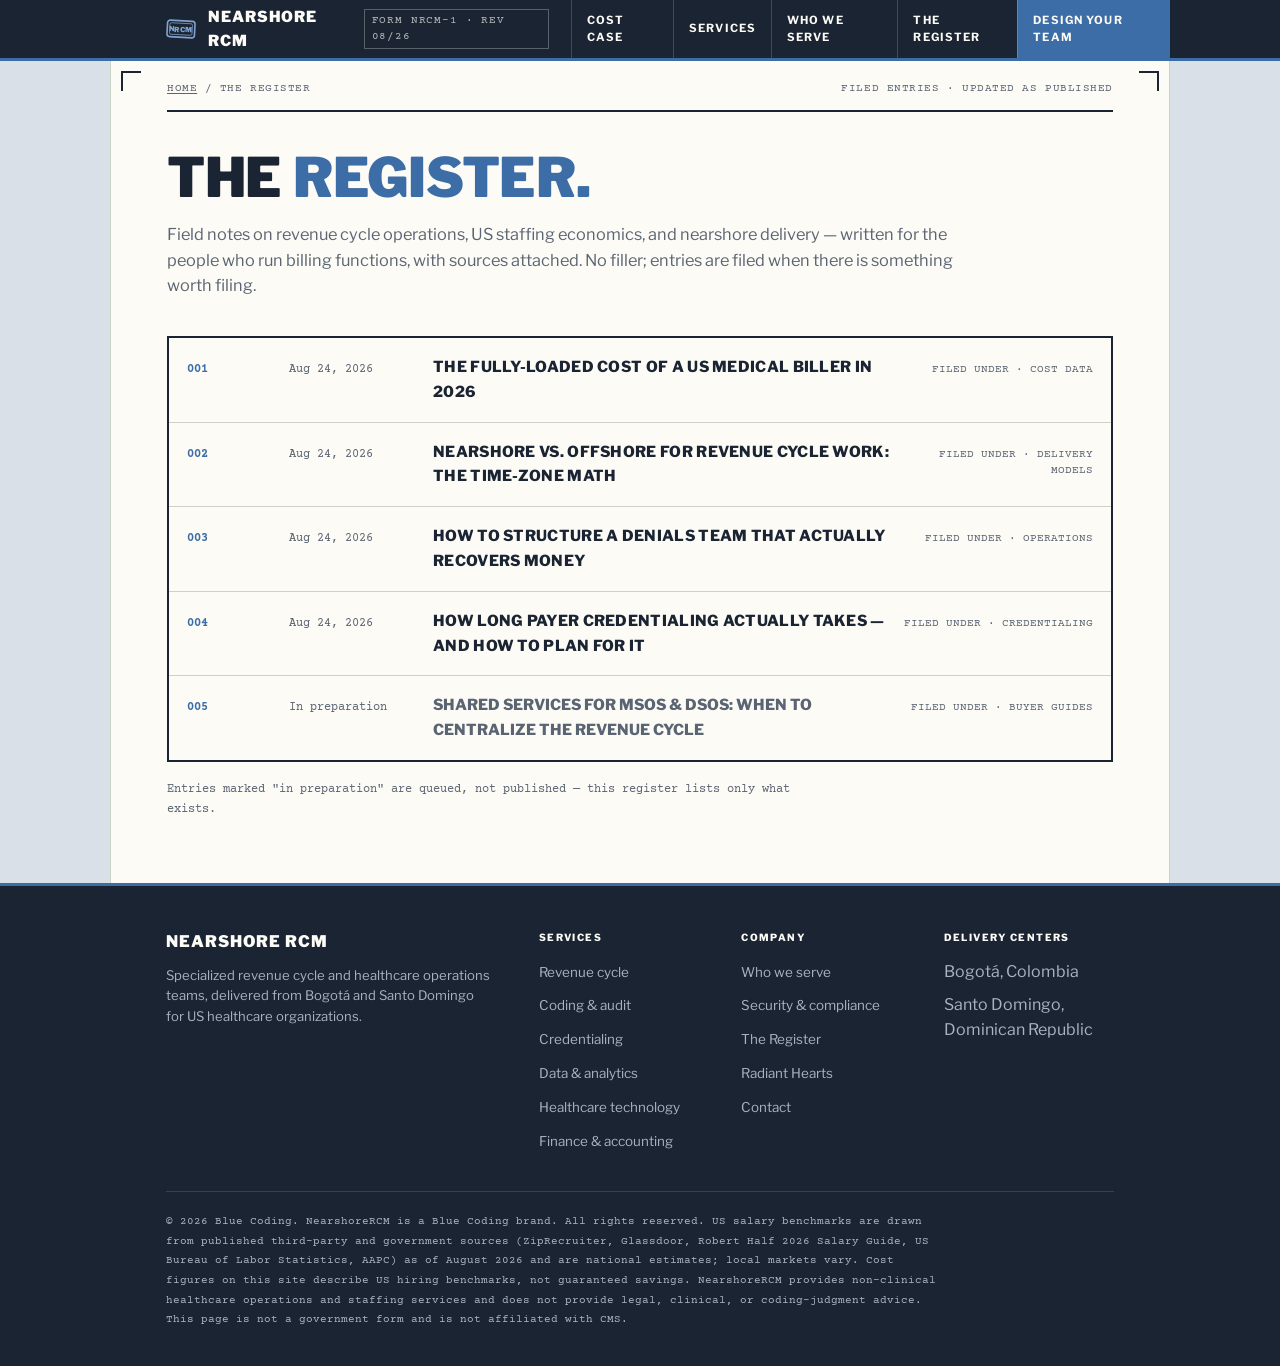
<file: register/index.html>
<!DOCTYPE html>
<html lang="en">
<head>
<meta charset="UTF-8">
<meta name="viewport" content="width=device-width, initial-scale=1.0">
<link rel="icon" type="image/png" href="../assets/favicon.png">
<title>The Register — RCM Operations & Cost Data | NearshoreRCM</title>
<meta name="description" content="Field notes on revenue cycle operations, US staffing economics, and nearshore delivery — written for the people who run billing, not for search engines.">
<link rel="canonical" href="https://nearshorercm.com/register/">
<meta property="og:title" content="The Register — RCM Operations & Cost Data">
<meta property="og:description" content="Field notes on revenue cycle operations, US staffing economics, and nearshore delivery — written for the people who run billing, not for search engines.">
<meta property="og:type" content="website">
<meta property="og:url" content="https://nearshorercm.com/register/">
<link rel="preconnect" href="https://fonts.googleapis.com">
<link rel="preconnect" href="https://fonts.gstatic.com" crossorigin>
<link href="https://fonts.googleapis.com/css2?family=Libre+Franklin:wght@400;500;600;700;800;900&family=Courier+Prime:wght@400;700&display=swap" rel="stylesheet">
<link rel="stylesheet" href="../assets/nrcm.css">
<script type="application/ld+json">{"@context":"https://schema.org","@type":"Blog","name":"The Register — NearshoreRCM","url":"https://nearshorercm.com/register/","description":"Field notes on revenue cycle operations, staffing economics, and nearshore delivery for US healthcare organizations."}</script>
</head>
<body>
<header class="band">
  <div class="band-in">
    <a class="band-logo" href="../index.html"><svg class="logomark" width="30" height="20" viewBox="0 0 240 160" aria-hidden="true" style="flex-shrink:0"><g transform="rotate(3 120 80)"><rect x="10" y="14" width="220" height="132" rx="22" fill="none" stroke="#7FA3CC" stroke-width="13"/><rect x="30" y="34" width="180" height="92" rx="12" fill="none" stroke="#7FA3CC" stroke-width="6"/><text x="120" y="84" text-anchor="middle" dominant-baseline="central" font-family="'Libre Franklin', Arial, sans-serif" font-weight="900" font-size="56" letter-spacing="5" fill="#7FA3CC">NRCM</text></g></svg> Nearshore RCM <span class="formno">FORM NRCM-1 · REV 08/26</span></a>
    <nav class="band-nav" id="bandnav" aria-label="Primary">
      <a href="../index.html#case">Cost case</a>
      <a href="../index.html#services">Services</a>
      <a href="../index.html#clients">Who we serve</a>
      <a href="../register/index.html">The Register</a>
      <a href="../index.html#contact" class="band-cta">Design your team</a>
    </nav>
    <button class="menu-btn" id="menubtn" aria-expanded="false" aria-controls="bandnav">Menu</button>
  </div>
</header>
<main class="sheet">
<div class="pad">
  <div class="crumb"><span><a href="../index.html">Home</a> / The Register</span><span>Filed entries · updated as published</span></div>
</div>
<section class="box first" aria-labelledby="h1">
  <div class="pad">
    <h1 class="pagetitle" id="h1">The <span class="accent">Register.</span></h1>
    <p class="lede">Field notes on revenue cycle operations, US staffing economics, and nearshore delivery — written for the people who run billing functions, with sources attached. No filler; entries are filed when there is something worth filing.</p>
    <div class="ledger">
      <div class="entry">
        <span class="eno">001</span>
        <span class="edate">Aug 24, 2026</span>
        <span class="etitle"><a href="us-medical-biller-cost-2026.html">The Fully-Loaded Cost of a US Medical Biller in 2026</a></span>
        <span class="efile">Filed under · Cost data</span>
      </div>
      <div class="entry">
        <span class="eno">002</span>
        <span class="edate">Aug 24, 2026</span>
        <span class="etitle"><a href="nearshore-vs-offshore-rcm.html">Nearshore vs. offshore for revenue cycle work: the time-zone math</a></span>
        <span class="efile">Filed under · Delivery models</span>
      </div>
      <div class="entry">
        <span class="eno">003</span>
        <span class="edate">Aug 24, 2026</span>
        <span class="etitle"><a href="denials-team-structure.html">How to structure a denials team that actually recovers money</a></span>
        <span class="efile">Filed under · Operations</span>
      </div>
      <div class="entry">
        <span class="eno">004</span>
        <span class="edate">Aug 24, 2026</span>
        <span class="etitle"><a href="payer-credentialing-timelines.html">How long payer credentialing actually takes — and how to plan for it</a></span>
        <span class="efile">Filed under · Credentialing</span>
      </div>
      <div class="entry soon">
        <span class="eno">005</span>
        <span class="edate">In preparation</span>
        <span class="etitle"><span>Shared services for MSOs &amp; DSOs: when to centralize the revenue cycle</span></span>
        <span class="efile">Filed under · Buyer guides</span>
      </div>
    </div>
    <p class="src" style="margin-top:18px">Entries marked "in preparation" are queued, not published — this register lists only what exists.</p>
  </div>
</section>
</main>
<footer class="backpage">
  <div class="padf">
    <div class="bp-grid">
      <div><span class="bp-brand">Nearshore RCM</span>
        <p class="bp-desc">Specialized revenue cycle and healthcare operations teams, delivered from Bogotá and Santo Domingo for US healthcare organizations.</p></div>
      <div><h4>Services</h4><ul>
        <li><a href="../services/revenue-cycle.html">Revenue cycle</a></li>
        <li><a href="../services/medical-coding.html">Coding &amp; audit</a></li>
        <li><a href="../services/credentialing.html">Credentialing</a></li>
        <li><a href="../services/healthcare-analytics.html">Data &amp; analytics</a></li>
        <li><a href="../services/healthcare-technology.html">Healthcare technology</a></li>
        <li><a href="../services/healthcare-finance.html">Finance &amp; accounting</a></li></ul></div>
      <div><h4>Company</h4><ul>
        <li><a href="../index.html#clients">Who we serve</a></li>
        <li><a href="../index.html#compliance">Security &amp; compliance</a></li>
        <li><a href="../register/index.html">The Register</a></li>
          <li><a href="../radiant-hearts.html">Radiant Hearts</a></li>
        <li><a href="../index.html#contact">Contact</a></li></ul></div>
      <div><h4>Delivery centers</h4><ul><li>Bogotá, Colombia</li><li>Santo Domingo, Dominican Republic</li></ul></div>
    </div>
    <div class="bp-legal"><p>© 2026 Blue Coding. NearshoreRCM is a Blue Coding brand. All rights reserved. US salary benchmarks are drawn from published third-party and government sources (ZipRecruiter, Glassdoor, Robert Half 2026 Salary Guide, US Bureau of Labor Statistics, AAPC) as of August 2026 and are national estimates; local markets vary. Cost figures on this site describe US hiring benchmarks, not guaranteed savings. NearshoreRCM provides non-clinical healthcare operations and staffing services and does not provide legal, clinical, or coding-judgment advice. This page is not a government form and is not affiliated with CMS.</p></div>
  </div>
</footer>
<script>
(function(){var b=document.getElementById('menubtn'),n=document.getElementById('bandnav');
b.addEventListener('click',function(){var o=n.classList.toggle('open');b.setAttribute('aria-expanded',o?'true':'false');});
n.addEventListener('click',function(e){if(e.target.tagName==='A'){n.classList.remove('open');b.setAttribute('aria-expanded','false');}});})();
</script>
</body>
</html>
</file>
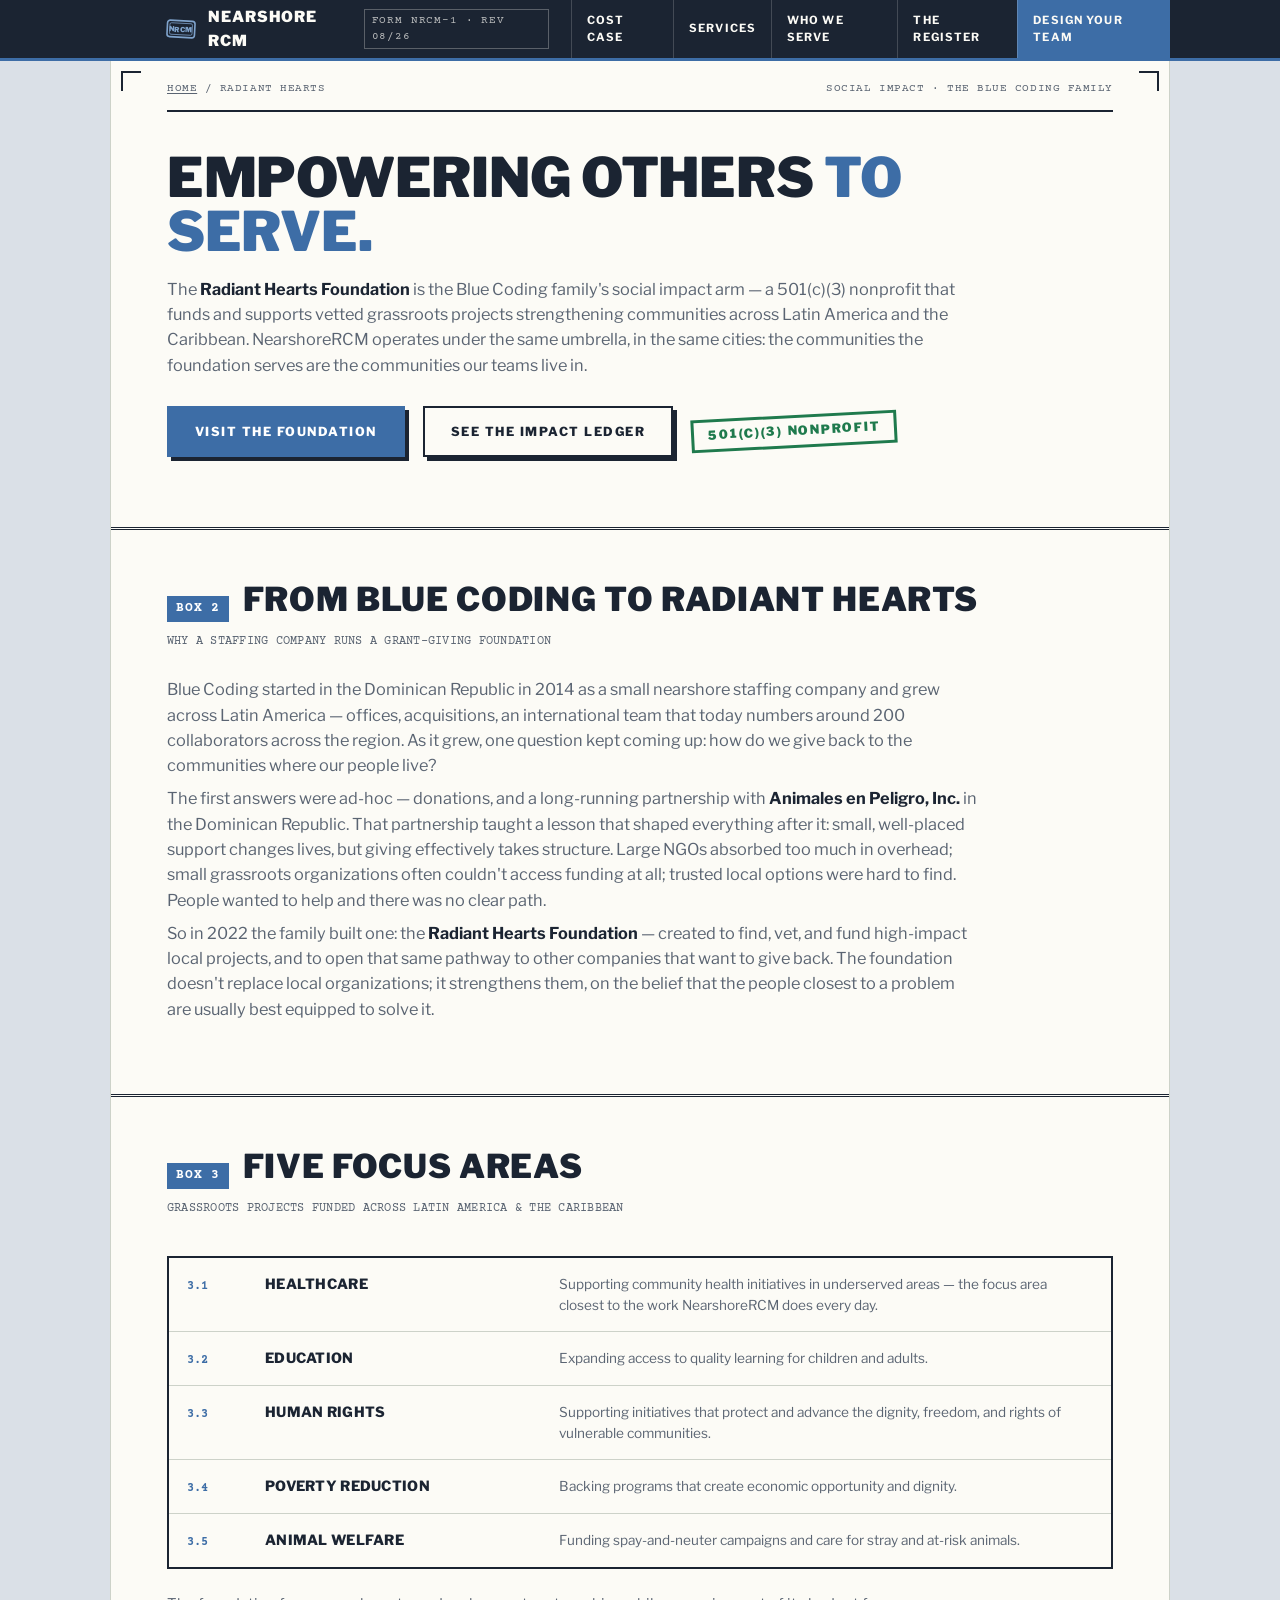
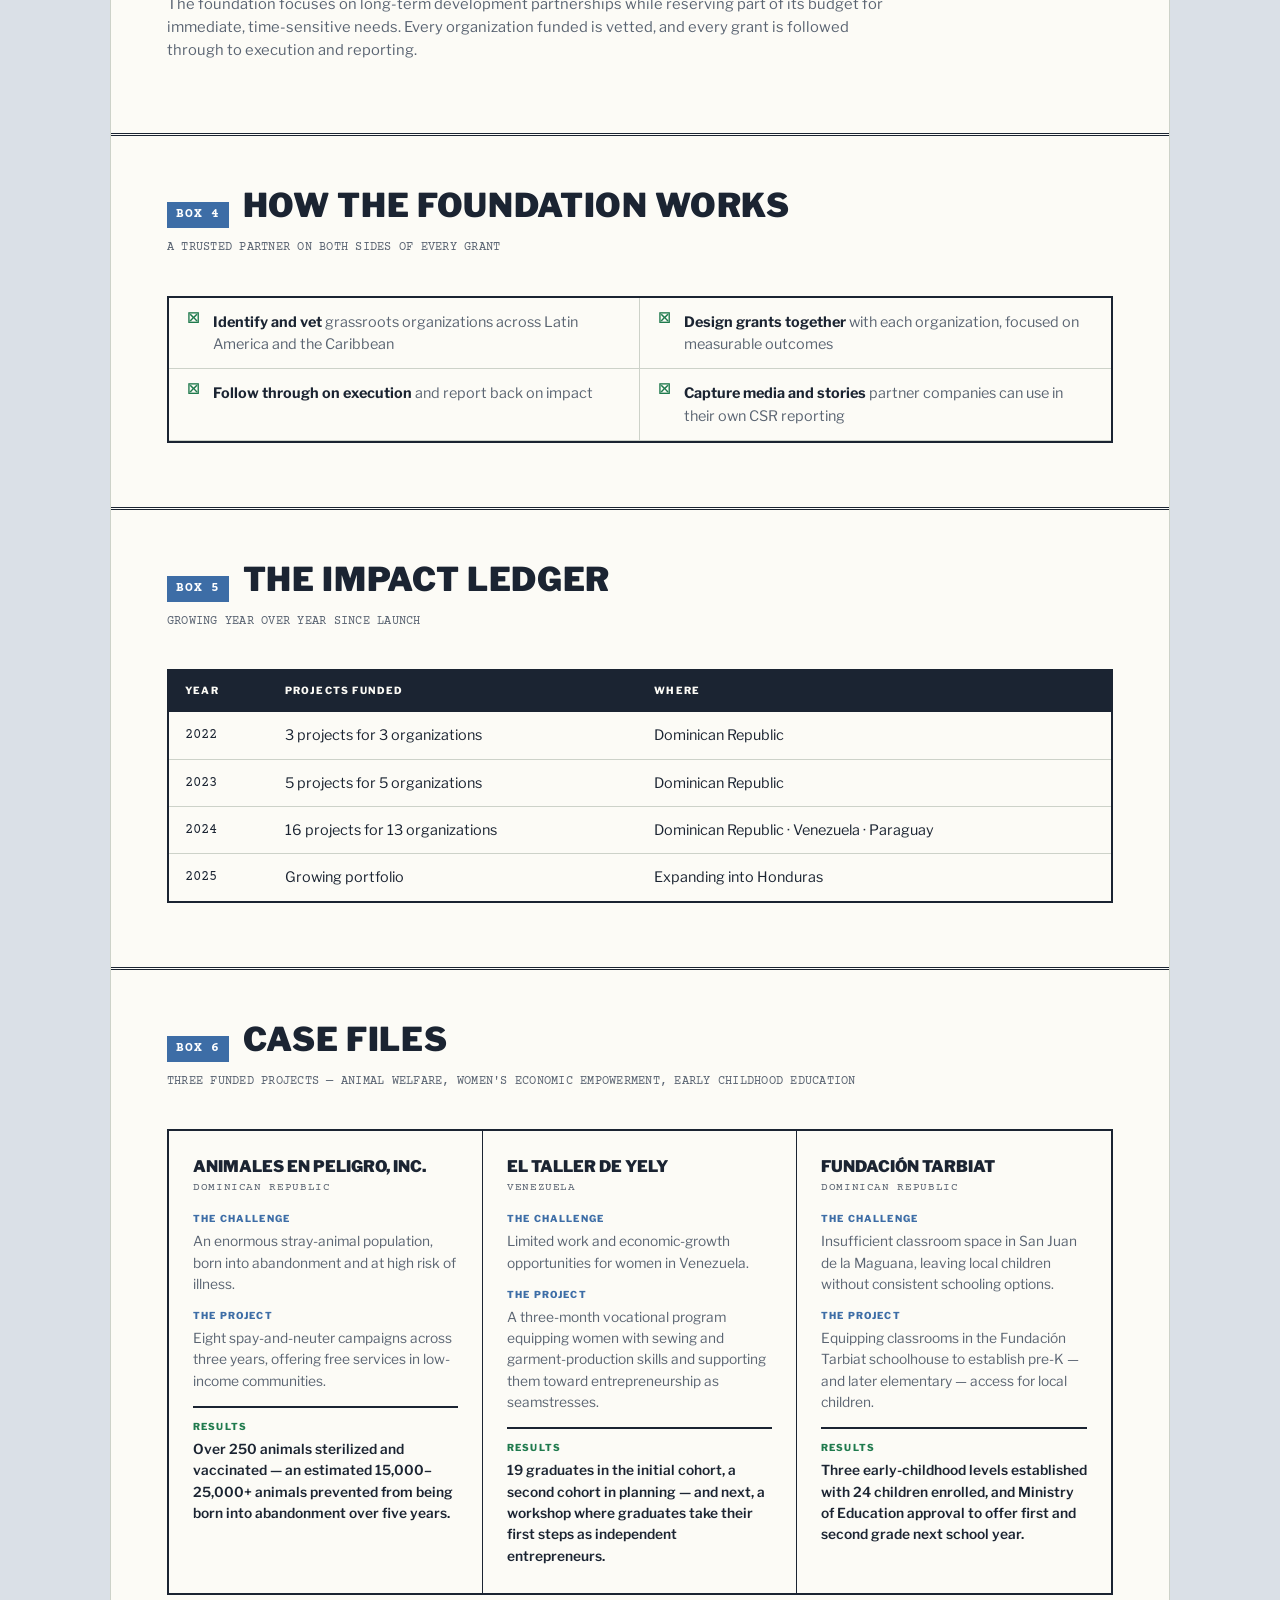
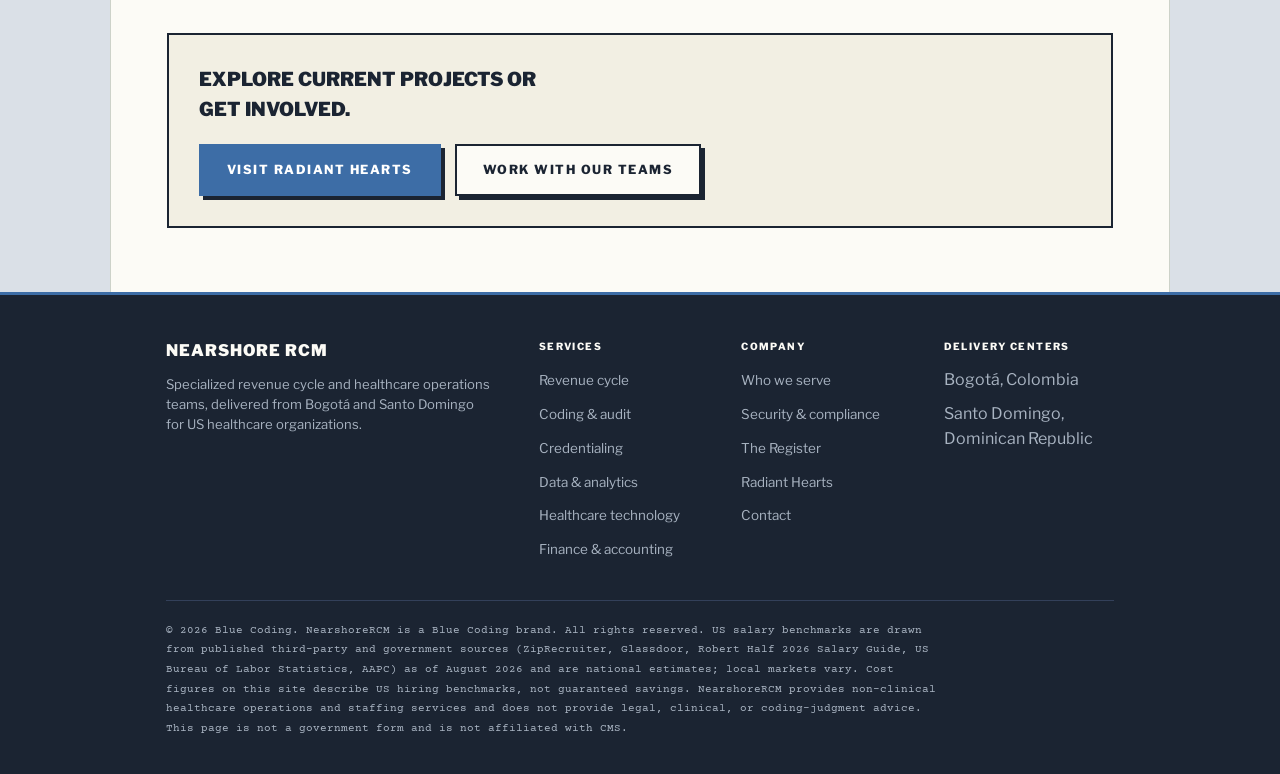
<file: radiant-hearts.html>
<!DOCTYPE html>
<html lang="en">
<head>
<meta charset="UTF-8">
<meta name="viewport" content="width=device-width, initial-scale=1.0">
<link rel="icon" type="image/png" href="assets/favicon.png">
<title>Radiant Hearts Foundation | NearshoreRCM</title>
<meta name="description" content="The Radiant Hearts Foundation is the Blue Coding family's 501(c)(3) impact arm, funding vetted grassroots projects across Latin America and the Caribbean.">
<link rel="canonical" href="https://nearshorercm.com/radiant-hearts">
<meta property="og:title" content="Radiant Hearts Foundation">
<meta property="og:description" content="The Radiant Hearts Foundation is the Blue Coding family's 501(c)(3) impact arm, funding vetted grassroots projects across Latin America and the Caribbean.">
<meta property="og:type" content="website">
<meta property="og:url" content="https://nearshorercm.com/radiant-hearts">
<link rel="preconnect" href="https://fonts.googleapis.com">
<link rel="preconnect" href="https://fonts.gstatic.com" crossorigin>
<link href="https://fonts.googleapis.com/css2?family=Libre+Franklin:wght@400;500;600;700;800;900&family=Courier+Prime:wght@400;700&display=swap" rel="stylesheet">
<link rel="stylesheet" href="assets/nrcm.css">
<style>
.cases{display:grid;grid-template-columns:repeat(3,1fr);gap:0;border:2px solid var(--rule);margin-top:38px}
@media(max-width:860px){.cases{grid-template-columns:1fr}}
.case{padding:26px 24px;border-right:1px solid var(--rule)}
.case:last-child{border-right:none}
@media(max-width:860px){.case{border-right:none;border-bottom:1px solid var(--rule)}.case:last-child{border-bottom:none}}
.case .c-org{font-weight:900;text-transform:uppercase;font-size:1rem;line-height:1.2}
.case .c-where{font-family:var(--type);font-size:.66rem;color:var(--ink-soft);text-transform:uppercase;letter-spacing:.06em;display:block;margin:4px 0 16px}
.case .c-lab{font-size:.6rem;font-weight:800;letter-spacing:.12em;text-transform:uppercase;color:var(--red);display:block;margin:14px 0 4px}
.case p{font-size:.86rem;color:var(--ink-soft)}
.case .c-res{border-top:2px solid var(--rule);margin-top:14px;padding-top:12px}
.case .c-res .c-lab{color:var(--green);margin-top:0}
.case .c-res p{color:var(--ink);font-weight:600}
</style>
<script type="application/ld+json">{"@context":"https://schema.org","@type":"WebPage","name":"Radiant Hearts Foundation","url":"https://nearshorercm.com/radiant-hearts","description":"The Radiant Hearts Foundation is the Blue Coding family's 501(c)(3) impact arm, funding vetted grassroots projects across Latin America and the Caribbean."}</script>
</head>
<body>
<header class="band">
  <div class="band-in">
    <a class="band-logo" href="index.html"><svg class="logomark" width="30" height="20" viewBox="0 0 240 160" aria-hidden="true" style="flex-shrink:0"><g transform="rotate(3 120 80)"><rect x="10" y="14" width="220" height="132" rx="22" fill="none" stroke="#7FA3CC" stroke-width="13"/><rect x="30" y="34" width="180" height="92" rx="12" fill="none" stroke="#7FA3CC" stroke-width="6"/><text x="120" y="84" text-anchor="middle" dominant-baseline="central" font-family="'Libre Franklin', Arial, sans-serif" font-weight="900" font-size="56" letter-spacing="5" fill="#7FA3CC">NRCM</text></g></svg> Nearshore RCM <span class="formno">FORM NRCM-1 · REV 08/26</span></a>
    <nav class="band-nav" id="bandnav" aria-label="Primary">
      <a href="index.html#case">Cost case</a>
      <a href="index.html#services">Services</a>
      <a href="index.html#clients">Who we serve</a>
      <a href="register/index.html">The Register</a>
      <a href="index.html#contact" class="band-cta">Design your team</a>
    </nav>
    <button class="menu-btn" id="menubtn" aria-expanded="false" aria-controls="bandnav">Menu</button>
  </div>
</header>
<main class="sheet">
<div class="pad">
  <div class="crumb"><span><a href="index.html">Home</a> / Radiant Hearts</span><span>Social impact · the Blue Coding family</span></div>
</div>

<section class="box first" aria-labelledby="h1">
  <div class="pad">
    <h1 class="pagetitle" id="h1">Empowering others <span class="accent">to serve.</span></h1>
    <p class="lede">The <b>Radiant Hearts Foundation</b> is the Blue Coding family's social impact arm — a 501(c)(3) nonprofit that funds and supports vetted grassroots projects strengthening communities across Latin America and the Caribbean. NearshoreRCM operates under the same umbrella, in the same cities: the communities the foundation serves are the communities our teams live in.</p>
    <div class="ctas">
      <a href="https://www.corazonesradiantes.org/" rel="noopener" class="btn red">Visit the foundation</a>
      <a href="#impact" class="btn">See the impact ledger</a>
      <span class="stamp green">501(c)(3) nonprofit</span>
    </div>
  </div>
</section>

<section class="box" aria-labelledby="story-h">
  <div class="pad">
    <div class="boxhead"><span class="boxno">BOX 2</span><h2 class="boxtitle" id="story-h">From Blue Coding to Radiant Hearts</h2></div>
    <p class="boxsub">Why a staffing company runs a grant-giving foundation</p>
    <p class="lede">Blue Coding started in the Dominican Republic in 2014 as a small nearshore staffing company and grew across Latin America — offices, acquisitions, an international team that today numbers around 200 collaborators across the region. As it grew, one question kept coming up: how do we give back to the communities where our people live?</p>
    <p class="lede">The first answers were ad-hoc — donations, and a long-running partnership with <b>Animales en Peligro, Inc.</b> in the Dominican Republic. That partnership taught a lesson that shaped everything after it: small, well-placed support changes lives, but giving effectively takes structure. Large NGOs absorbed too much in overhead; small grassroots organizations often couldn't access funding at all; trusted local options were hard to find. People wanted to help and there was no clear path.</p>
    <p class="lede">So in 2022 the family built one: the <b>Radiant Hearts Foundation</b> — created to find, vet, and fund high-impact local projects, and to open that same pathway to other companies that want to give back. The foundation doesn't replace local organizations; it strengthens them, on the belief that the people closest to a problem are usually best equipped to solve it.</p>
  </div>
</section>

<section class="box" aria-labelledby="focus-h">
  <div class="pad">
    <div class="boxhead"><span class="boxno">BOX 3</span><h2 class="boxtitle" id="focus-h">Five focus areas</h2></div>
    <p class="boxsub">Grassroots projects funded across Latin America &amp; the Caribbean</p>
    <div class="kpis">
      <div class="kpi"><span class="kno">3.1</span><span class="kname">Healthcare</span><p>Supporting community health initiatives in underserved areas — the focus area closest to the work NearshoreRCM does every day.</p></div>
      <div class="kpi"><span class="kno">3.2</span><span class="kname">Education</span><p>Expanding access to quality learning for children and adults.</p></div>
      <div class="kpi"><span class="kno">3.3</span><span class="kname">Human rights</span><p>Supporting initiatives that protect and advance the dignity, freedom, and rights of vulnerable communities.</p></div>
      <div class="kpi"><span class="kno">3.4</span><span class="kname">Poverty reduction</span><p>Backing programs that create economic opportunity and dignity.</p></div>
      <div class="kpi"><span class="kno">3.5</span><span class="kname">Animal welfare</span><p>Funding spay-and-neuter campaigns and care for stray and at-risk animals.</p></div>
    </div>
    <p class="lede" style="margin-top:24px;font-size:.92rem">The foundation focuses on long-term development partnerships while reserving part of its budget for immediate, time-sensitive needs. Every organization funded is vetted, and every grant is followed through to execution and reporting.</p>
  </div>
</section>

<section class="box" aria-labelledby="how-h">
  <div class="pad">
    <div class="boxhead"><span class="boxno">BOX 4</span><h2 class="boxtitle" id="how-h">How the foundation works</h2></div>
    <p class="boxsub">A trusted partner on both sides of every grant</p>
    <ul class="ck">
      <li><b>Identify and vet</b> grassroots organizations across Latin America and the Caribbean</li>
      <li><b>Design grants together</b> with each organization, focused on measurable outcomes</li>
      <li><b>Follow through on execution</b> and report back on impact</li>
      <li><b>Capture media and stories</b> partner companies can use in their own CSR reporting</li>
    </ul>
  </div>
</section>

<section class="box" id="impact" aria-labelledby="impact-h">
  <div class="pad">
    <div class="boxhead"><span class="boxno">BOX 5</span><h2 class="boxtitle" id="impact-h">The impact ledger</h2></div>
    <p class="boxsub">Growing year over year since launch</p>
    <div class="eob">
      <table>
        <thead><tr><th scope="col">Year</th><th scope="col">Projects funded</th><th scope="col">Where</th></tr></thead>
        <tbody>
          <tr><td class="type">2022</td><td>3 projects for 3 organizations</td><td>Dominican Republic</td></tr>
          <tr><td class="type">2023</td><td>5 projects for 5 organizations</td><td>Dominican Republic</td></tr>
          <tr><td class="type">2024</td><td>16 projects for 13 organizations</td><td>Dominican Republic · Venezuela · Paraguay</td></tr>
          <tr><td class="type">2025</td><td>Growing portfolio</td><td>Expanding into Honduras</td></tr>
        </tbody>
      </table>
    </div>
  </div>
</section>

<section class="box" aria-labelledby="cases-h">
  <div class="pad">
    <div class="boxhead"><span class="boxno">BOX 6</span><h2 class="boxtitle" id="cases-h">Case files</h2></div>
    <p class="boxsub">Three funded projects — animal welfare, women's economic empowerment, early childhood education</p>
    <div class="cases">
      <div class="case">
        <div class="c-org">Animales en Peligro, Inc.</div>
        <span class="c-where">Dominican Republic</span>
        <span class="c-lab">The challenge</span>
        <p>An enormous stray-animal population, born into abandonment and at high risk of illness.</p>
        <span class="c-lab">The project</span>
        <p>Eight spay-and-neuter campaigns across three years, offering free services in low-income communities.</p>
        <div class="c-res"><span class="c-lab">Results</span>
        <p>Over 250 animals sterilized and vaccinated — an estimated 15,000–25,000+ animals prevented from being born into abandonment over five years.</p></div>
      </div>
      <div class="case">
        <div class="c-org">El Taller de Yely</div>
        <span class="c-where">Venezuela</span>
        <span class="c-lab">The challenge</span>
        <p>Limited work and economic-growth opportunities for women in Venezuela.</p>
        <span class="c-lab">The project</span>
        <p>A three-month vocational program equipping women with sewing and garment-production skills and supporting them toward entrepreneurship as seamstresses.</p>
        <div class="c-res"><span class="c-lab">Results</span>
        <p>19 graduates in the initial cohort, a second cohort in planning — and next, a workshop where graduates take their first steps as independent entrepreneurs.</p></div>
      </div>
      <div class="case">
        <div class="c-org">Fundación Tarbiat</div>
        <span class="c-where">Dominican Republic</span>
        <span class="c-lab">The challenge</span>
        <p>Insufficient classroom space in San Juan de la Maguana, leaving local children without consistent schooling options.</p>
        <span class="c-lab">The project</span>
        <p>Equipping classrooms in the Fundación Tarbiat schoolhouse to establish pre-K — and later elementary — access for local children.</p>
        <div class="c-res"><span class="c-lab">Results</span>
        <p>Three early-childhood levels established with 24 children enrolled, and Ministry of Education approval to offer first and second grade next school year.</p></div>
      </div>
    </div>
    <div class="ctastrip">
      <h3>Explore current projects or get involved.</h3>
      <div class="grp"><a href="https://www.corazonesradiantes.org/" rel="noopener" class="btn red">Visit Radiant Hearts</a><a href="index.html#contact" class="btn">Work with our teams</a></div>
    </div>
  </div>
</section>

</main>
<footer class="backpage">
  <div class="padf">
    <div class="bp-grid">
      <div><span class="bp-brand">Nearshore RCM</span>
        <p class="bp-desc">Specialized revenue cycle and healthcare operations teams, delivered from Bogotá and Santo Domingo for US healthcare organizations.</p></div>
      <div><h4>Services</h4><ul>
        <li><a href="services/revenue-cycle.html">Revenue cycle</a></li>
        <li><a href="services/medical-coding.html">Coding &amp; audit</a></li>
        <li><a href="services/credentialing.html">Credentialing</a></li>
        <li><a href="services/healthcare-analytics.html">Data &amp; analytics</a></li>
        <li><a href="services/healthcare-technology.html">Healthcare technology</a></li>
        <li><a href="services/healthcare-finance.html">Finance &amp; accounting</a></li></ul></div>
      <div><h4>Company</h4><ul>
        <li><a href="index.html#clients">Who we serve</a></li>
        <li><a href="index.html#compliance">Security &amp; compliance</a></li>
        <li><a href="register/index.html">The Register</a></li>
          <li><a href="radiant-hearts.html">Radiant Hearts</a></li>
        <li><a href="index.html#contact">Contact</a></li></ul></div>
      <div><h4>Delivery centers</h4><ul><li>Bogotá, Colombia</li><li>Santo Domingo, Dominican Republic</li></ul></div>
    </div>
    <div class="bp-legal"><p>© 2026 Blue Coding. NearshoreRCM is a Blue Coding brand. All rights reserved. US salary benchmarks are drawn from published third-party and government sources (ZipRecruiter, Glassdoor, Robert Half 2026 Salary Guide, US Bureau of Labor Statistics, AAPC) as of August 2026 and are national estimates; local markets vary. Cost figures on this site describe US hiring benchmarks, not guaranteed savings. NearshoreRCM provides non-clinical healthcare operations and staffing services and does not provide legal, clinical, or coding-judgment advice. This page is not a government form and is not affiliated with CMS.</p></div>
  </div>
</footer>
<script>
(function(){var b=document.getElementById('menubtn'),n=document.getElementById('bandnav');
b.addEventListener('click',function(){var o=n.classList.toggle('open');b.setAttribute('aria-expanded',o?'true':'false');});
n.addEventListener('click',function(e){if(e.target.tagName==='A'){n.classList.remove('open');b.setAttribute('aria-expanded','false');}});})();
</script>
</body>
</html>
</file>
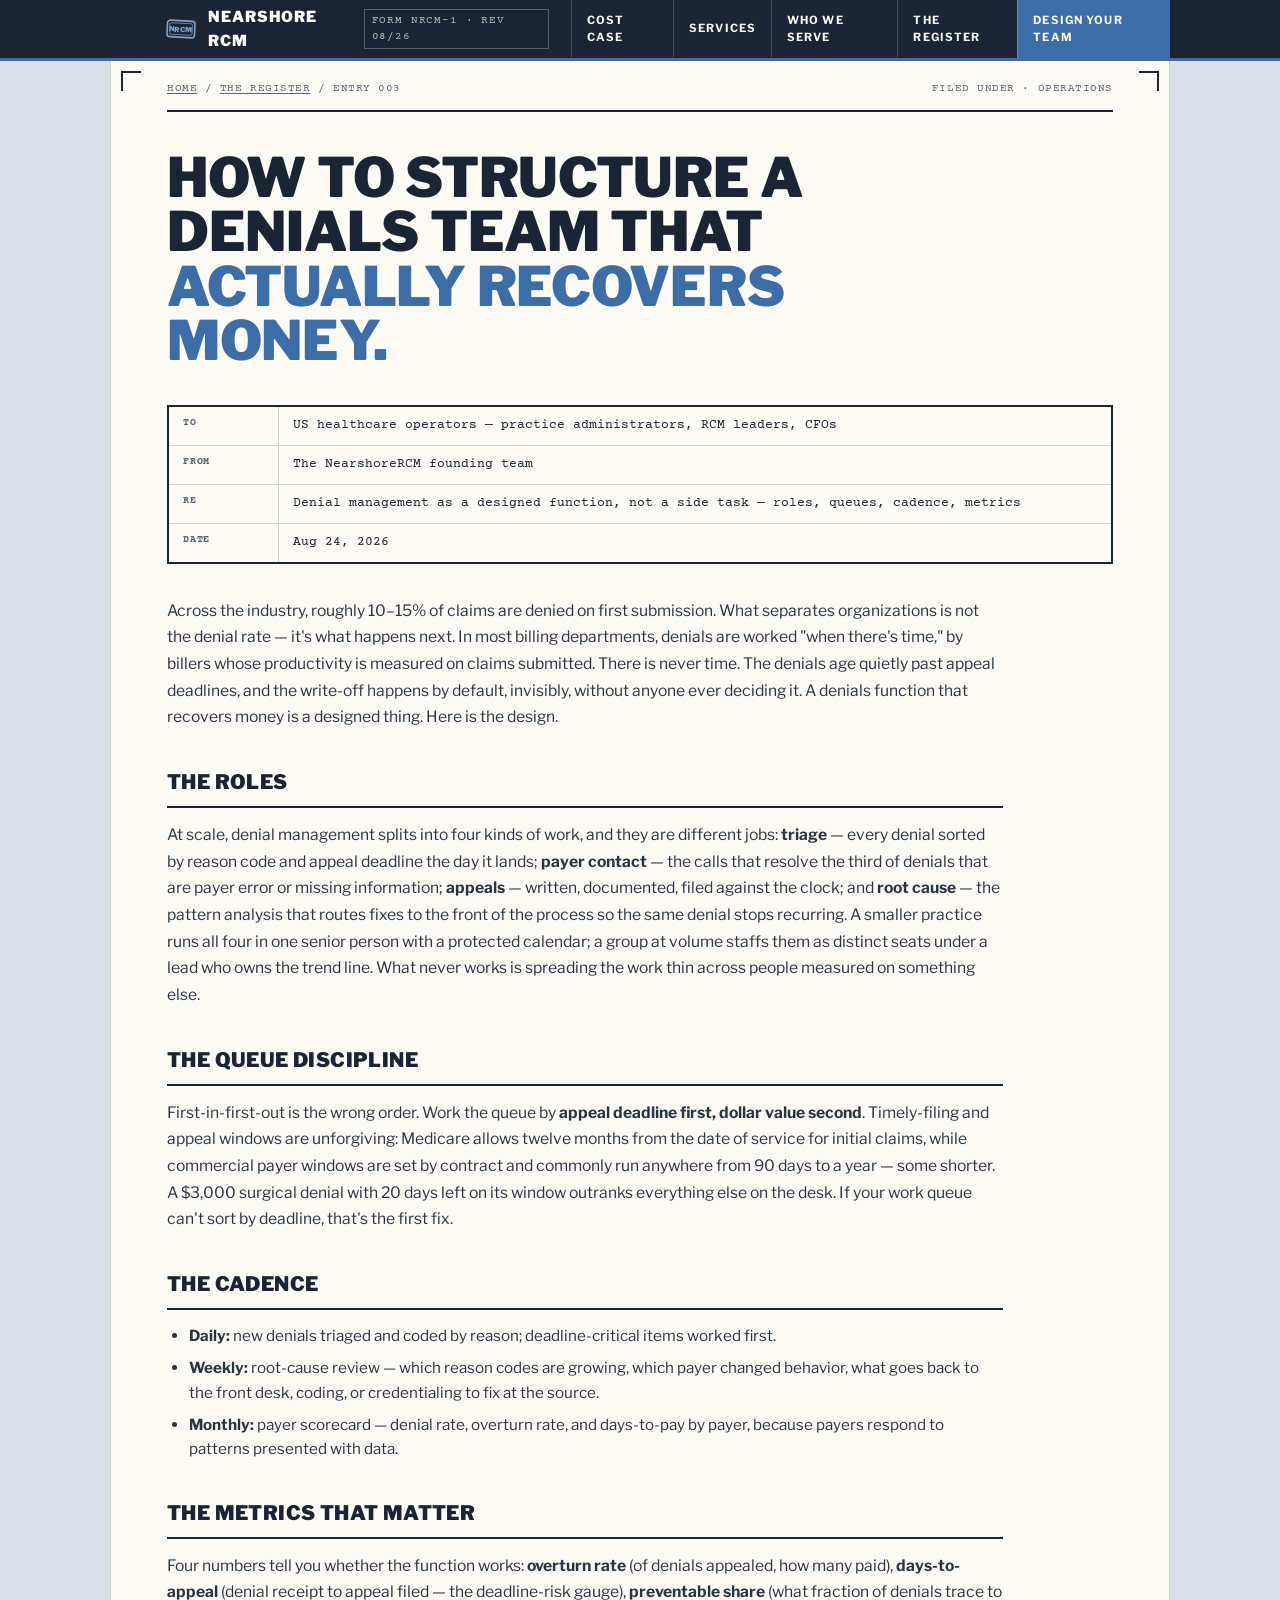
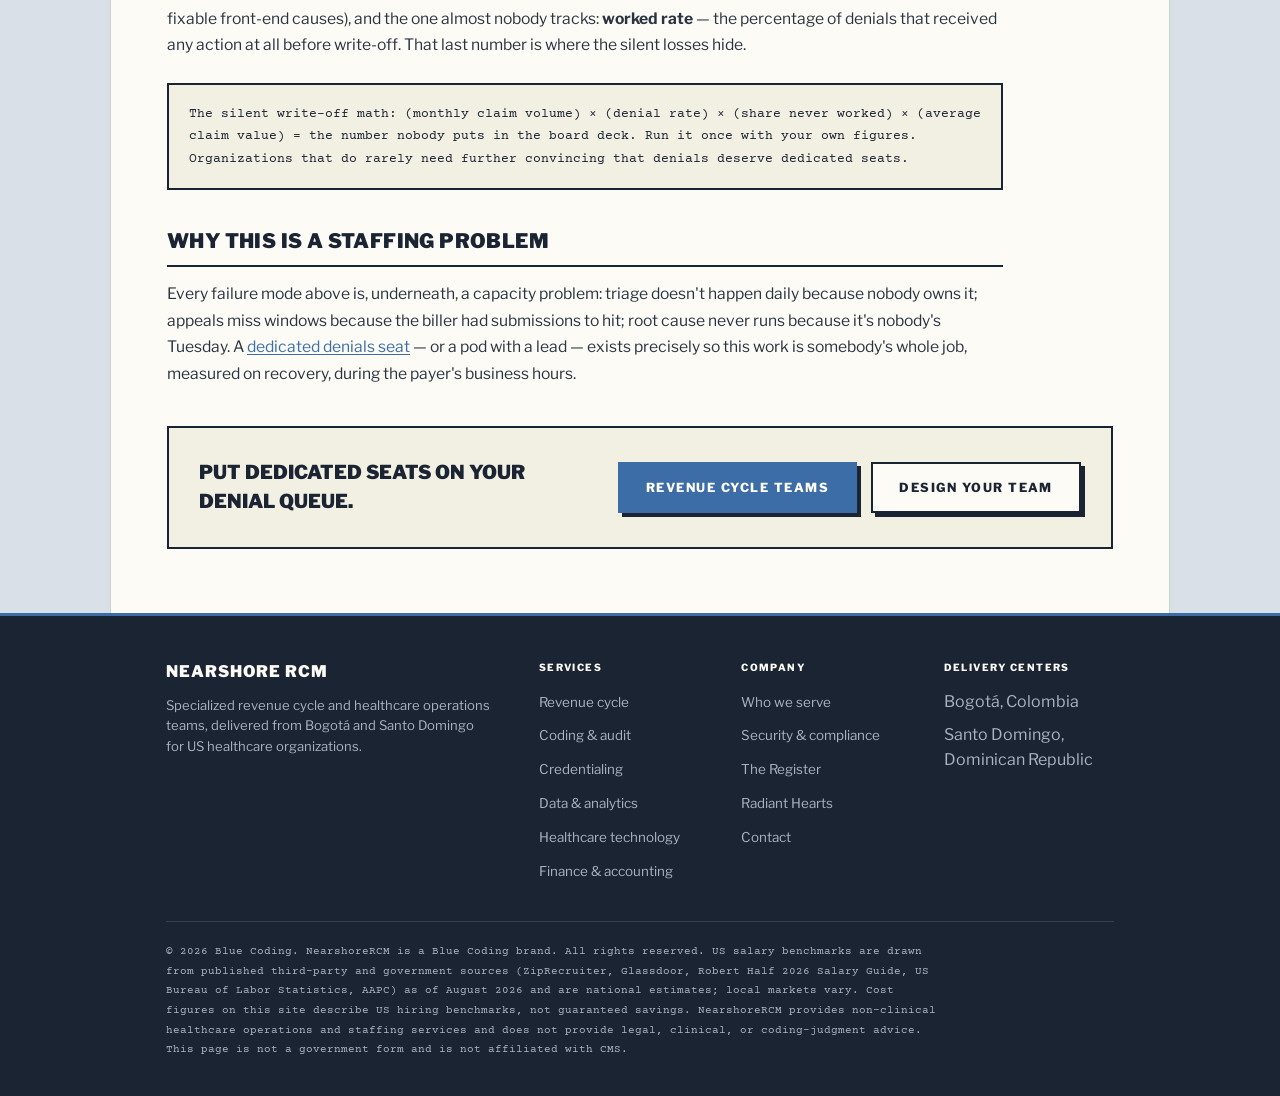
<file: register/denials-team-structure.html>
<!DOCTYPE html>
<html lang="en">
<head>
<meta charset="UTF-8">
<meta name="viewport" content="width=device-width, initial-scale=1.0">
<link rel="icon" type="image/png" href="../assets/favicon.png">
<title>How to Structure a Denials Team | NearshoreRCM</title>
<meta name="description" content="A working structure for denial management: triage, root cause, appeals on deadline, and the metrics that separate recovered dollars from silent write-offs.">
<link rel="canonical" href="https://nearshorercm.com/register/denials-team-structure">
<meta property="og:title" content="How to Structure a Denials Team">
<meta property="og:description" content="A working structure for denial management: triage, root cause, appeals on deadline, and the metrics that separate recovered dollars from silent write-offs.">
<meta property="og:type" content="article">
<meta property="og:url" content="https://nearshorercm.com/register/denials-team-structure">
<link rel="preconnect" href="https://fonts.googleapis.com">
<link rel="preconnect" href="https://fonts.gstatic.com" crossorigin>
<link href="https://fonts.googleapis.com/css2?family=Libre+Franklin:wght@400;500;600;700;800;900&family=Courier+Prime:wght@400;700&display=swap" rel="stylesheet">
<link rel="stylesheet" href="../assets/nrcm.css">
<script type="application/ld+json">{"@context":"https://schema.org","@type":"BlogPosting","headline":"How to Structure a Denials Team","datePublished":"2026-08-24","dateModified":"2026-08-24","author":{"@type":"Organization","name":"NearshoreRCM"},"publisher":{"@type":"Organization","name":"NearshoreRCM","url":"https://nearshorercm.com"},"mainEntityOfPage":"https://nearshorercm.com/register/denials-team-structure"}</script>
</head>
<body>
<header class="band">
  <div class="band-in">
    <a class="band-logo" href="../index.html"><svg class="logomark" width="30" height="20" viewBox="0 0 240 160" aria-hidden="true" style="flex-shrink:0"><g transform="rotate(3 120 80)"><rect x="10" y="14" width="220" height="132" rx="22" fill="none" stroke="#7FA3CC" stroke-width="13"/><rect x="30" y="34" width="180" height="92" rx="12" fill="none" stroke="#7FA3CC" stroke-width="6"/><text x="120" y="84" text-anchor="middle" dominant-baseline="central" font-family="'Libre Franklin', Arial, sans-serif" font-weight="900" font-size="56" letter-spacing="5" fill="#7FA3CC">NRCM</text></g></svg> Nearshore RCM <span class="formno">FORM NRCM-1 · REV 08/26</span></a>
    <nav class="band-nav" id="bandnav" aria-label="Primary">
      <a href="../index.html#case">Cost case</a>
      <a href="../index.html#services">Services</a>
      <a href="../index.html#clients">Who we serve</a>
      <a href="../register/index.html">The Register</a>
      <a href="../index.html#contact" class="band-cta">Design your team</a>
    </nav>
    <button class="menu-btn" id="menubtn" aria-expanded="false" aria-controls="bandnav">Menu</button>
  </div>
</header>
<main class="sheet">
<div class="pad">
  <div class="crumb"><span><a href="../index.html">Home</a> / <a href="index.html">The Register</a> / Entry 003</span><span>Filed under · Operations</span></div>
</div>
<section class="box first" aria-labelledby="h1">
  <div class="pad">
    <h1 class="pagetitle" id="h1">How to structure a denials team that <span class="accent">actually recovers money.</span></h1>
    <div class="memo">
      <div class="mrow"><span class="mlab">To</span><span class="mval">US healthcare operators — practice administrators, RCM leaders, CFOs</span></div>
      <div class="mrow"><span class="mlab">From</span><span class="mval">The NearshoreRCM founding team</span></div>
      <div class="mrow"><span class="mlab">Re</span><span class="mval">Denial management as a designed function, not a side task — roles, queues, cadence, metrics</span></div>
      <div class="mrow"><span class="mlab">Date</span><span class="mval">Aug 24, 2026</span></div>
    </div>
    <div class="article">
      <p>Across the industry, roughly 10–15% of claims are denied on first submission. What separates organizations is not the denial rate — it's what happens next. In most billing departments, denials are worked "when there's time," by billers whose productivity is measured on claims submitted. There is never time. The denials age quietly past appeal deadlines, and the write-off happens by default, invisibly, without anyone ever deciding it. A denials function that recovers money is a designed thing. Here is the design.</p>

      <h2>The roles</h2>
      <p>At scale, denial management splits into four kinds of work, and they are different jobs: <b>triage</b> — every denial sorted by reason code and appeal deadline the day it lands; <b>payer contact</b> — the calls that resolve the third of denials that are payer error or missing information; <b>appeals</b> — written, documented, filed against the clock; and <b>root cause</b> — the pattern analysis that routes fixes to the front of the process so the same denial stops recurring. A smaller practice runs all four in one senior person with a protected calendar; a group at volume staffs them as distinct seats under a lead who owns the trend line. What never works is spreading the work thin across people measured on something else.</p>

      <h2>The queue discipline</h2>
      <p>First-in-first-out is the wrong order. Work the queue by <b>appeal deadline first, dollar value second</b>. Timely-filing and appeal windows are unforgiving: Medicare allows twelve months from the date of service for initial claims, while commercial payer windows are set by contract and commonly run anywhere from 90 days to a year — some shorter. A $3,000 surgical denial with 20 days left on its window outranks everything else on the desk. If your work queue can't sort by deadline, that's the first fix.</p>

      <h2>The cadence</h2>
      <ul>
        <li><b>Daily:</b> new denials triaged and coded by reason; deadline-critical items worked first.</li>
        <li><b>Weekly:</b> root-cause review — which reason codes are growing, which payer changed behavior, what goes back to the front desk, coding, or credentialing to fix at the source.</li>
        <li><b>Monthly:</b> payer scorecard — denial rate, overturn rate, and days-to-pay by payer, because payers respond to patterns presented with data.</li>
      </ul>

      <h2>The metrics that matter</h2>
      <p>Four numbers tell you whether the function works: <b>overturn rate</b> (of denials appealed, how many paid), <b>days-to-appeal</b> (denial receipt to appeal filed — the deadline-risk gauge), <b>preventable share</b> (what fraction of denials trace to fixable front-end causes), and the one almost nobody tracks: <b>worked rate</b> — the percentage of denials that received any action at all before write-off. That last number is where the silent losses hide.</p>

      <div class="callout">The silent write-off math: (monthly claim volume) × (denial rate) × (share never worked) × (average claim value) = the number nobody puts in the board deck. Run it once with your own figures. Organizations that do rarely need further convincing that denials deserve dedicated seats.</div>

      <h2>Why this is a staffing problem</h2>
      <p>Every failure mode above is, underneath, a capacity problem: triage doesn't happen daily because nobody owns it; appeals miss windows because the biller had submissions to hit; root cause never runs because it's nobody's Tuesday. A <a href="../services/revenue-cycle.html">dedicated denials seat</a> — or a pod with a lead — exists precisely so this work is somebody's whole job, measured on recovery, during the payer's business hours.</p>
    </div>
    <div class="ctastrip">
      <h3>Put dedicated seats on your denial queue.</h3>
      <div class="grp"><a href="../services/revenue-cycle.html" class="btn red">Revenue cycle teams</a><a href="../index.html#contact" class="btn">Design your team</a></div>
    </div>
  </div>
</section>
</main>
<footer class="backpage">
  <div class="padf">
    <div class="bp-grid">
      <div><span class="bp-brand">Nearshore RCM</span>
        <p class="bp-desc">Specialized revenue cycle and healthcare operations teams, delivered from Bogotá and Santo Domingo for US healthcare organizations.</p></div>
      <div><h4>Services</h4><ul>
        <li><a href="../services/revenue-cycle.html">Revenue cycle</a></li>
        <li><a href="../services/medical-coding.html">Coding &amp; audit</a></li>
        <li><a href="../services/credentialing.html">Credentialing</a></li>
        <li><a href="../services/healthcare-analytics.html">Data &amp; analytics</a></li>
        <li><a href="../services/healthcare-technology.html">Healthcare technology</a></li>
        <li><a href="../services/healthcare-finance.html">Finance &amp; accounting</a></li></ul></div>
      <div><h4>Company</h4><ul>
        <li><a href="../index.html#clients">Who we serve</a></li>
        <li><a href="../index.html#compliance">Security &amp; compliance</a></li>
        <li><a href="../register/index.html">The Register</a></li>
          <li><a href="../radiant-hearts.html">Radiant Hearts</a></li>
        <li><a href="../index.html#contact">Contact</a></li></ul></div>
      <div><h4>Delivery centers</h4><ul><li>Bogotá, Colombia</li><li>Santo Domingo, Dominican Republic</li></ul></div>
    </div>
    <div class="bp-legal"><p>© 2026 Blue Coding. NearshoreRCM is a Blue Coding brand. All rights reserved. US salary benchmarks are drawn from published third-party and government sources (ZipRecruiter, Glassdoor, Robert Half 2026 Salary Guide, US Bureau of Labor Statistics, AAPC) as of August 2026 and are national estimates; local markets vary. Cost figures on this site describe US hiring benchmarks, not guaranteed savings. NearshoreRCM provides non-clinical healthcare operations and staffing services and does not provide legal, clinical, or coding-judgment advice. This page is not a government form and is not affiliated with CMS.</p></div>
  </div>
</footer>
<script>
(function(){var b=document.getElementById('menubtn'),n=document.getElementById('bandnav');
b.addEventListener('click',function(){var o=n.classList.toggle('open');b.setAttribute('aria-expanded',o?'true':'false');});
n.addEventListener('click',function(e){if(e.target.tagName==='A'){n.classList.remove('open');b.setAttribute('aria-expanded','false');}});})();
</script>
</body>
</html>
</file>
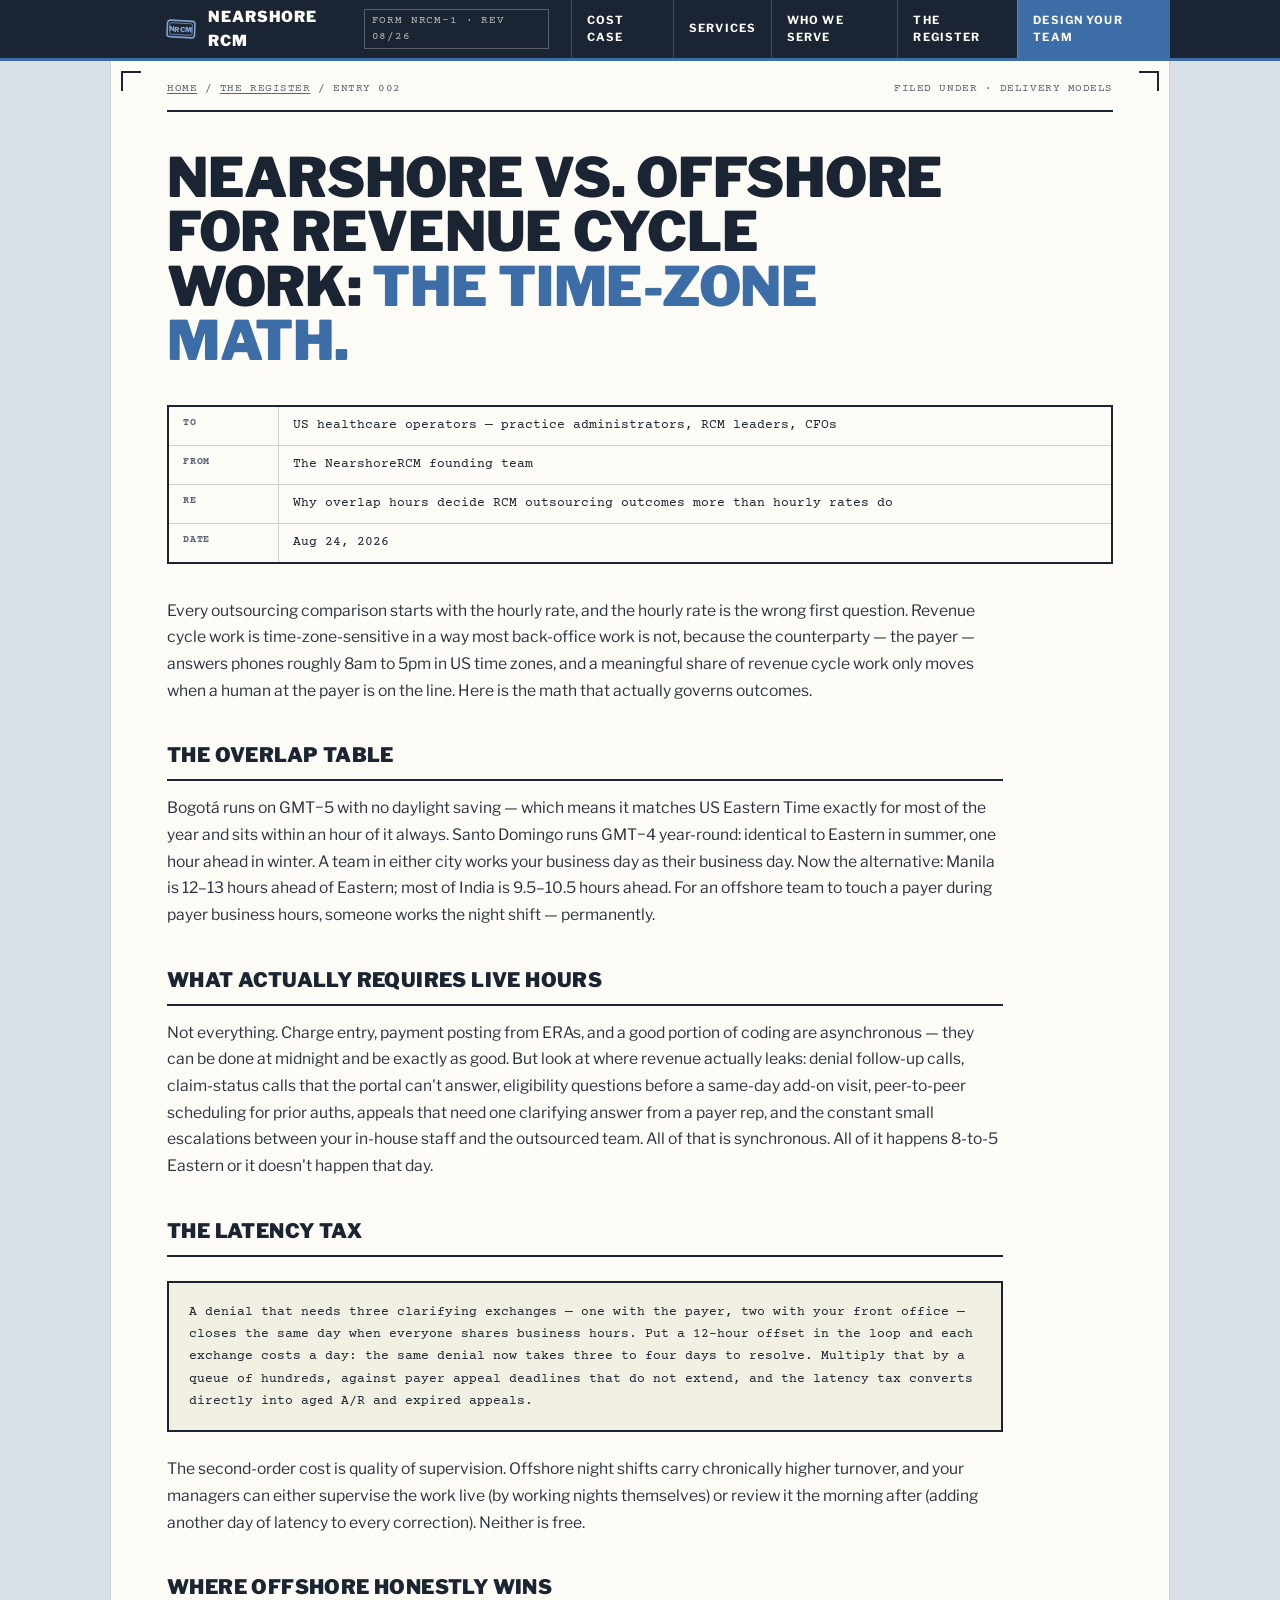
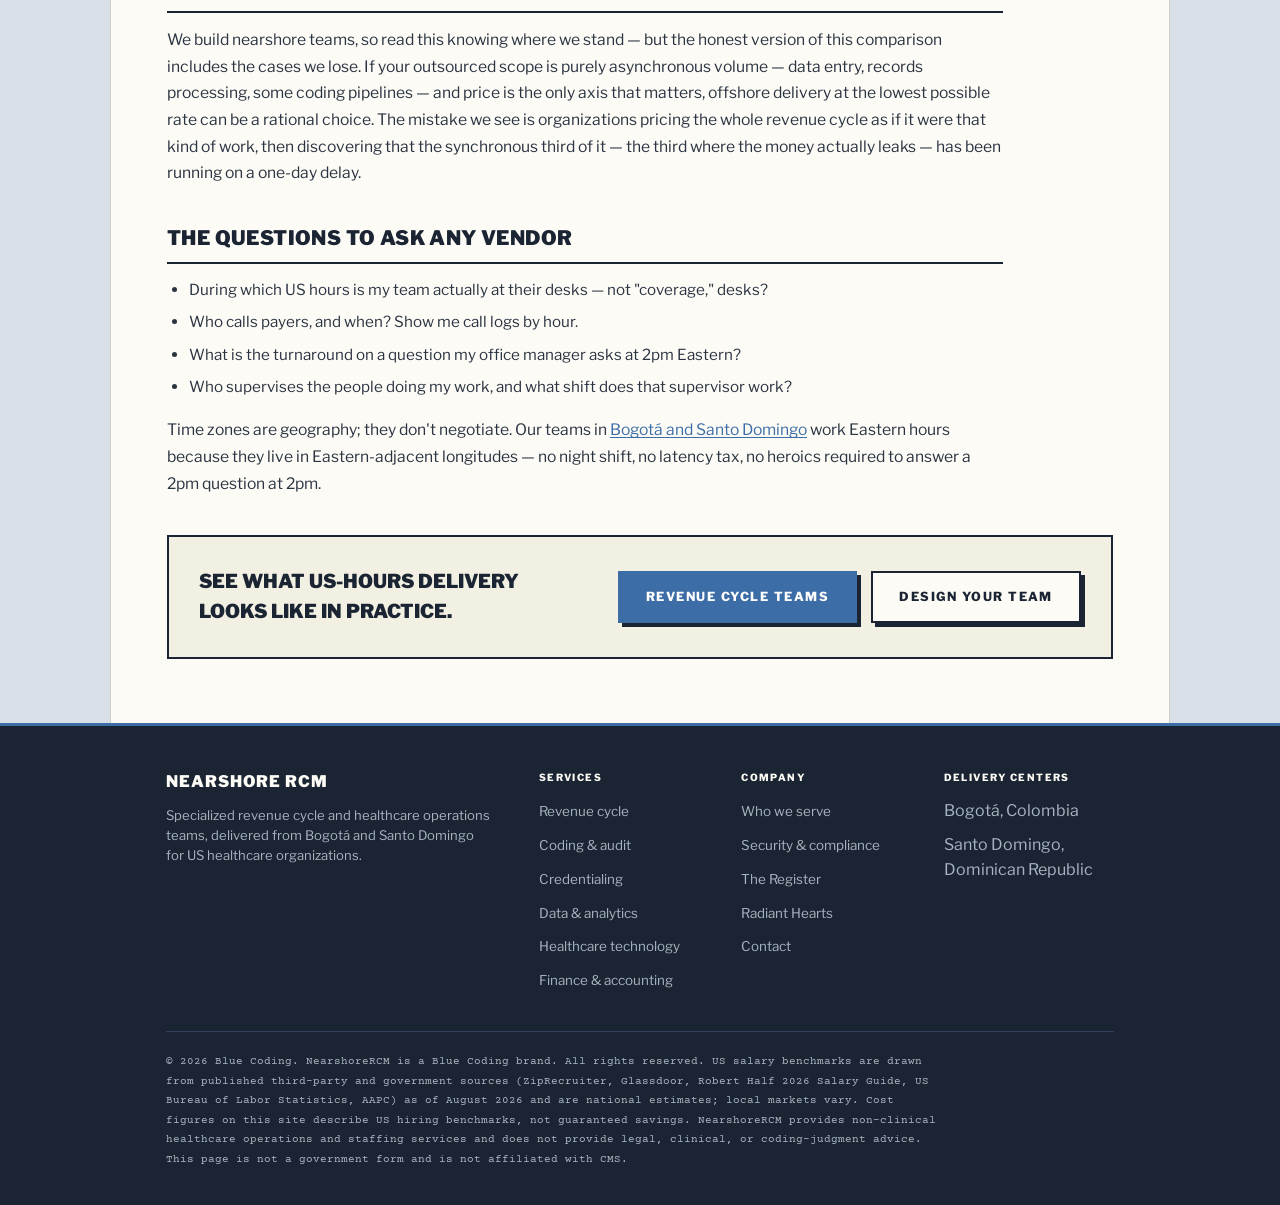
<file: register/nearshore-vs-offshore-rcm.html>
<!DOCTYPE html>
<html lang="en">
<head>
<meta charset="UTF-8">
<meta name="viewport" content="width=device-width, initial-scale=1.0">
<link rel="icon" type="image/png" href="../assets/favicon.png">
<title>Nearshore vs. Offshore RCM: The Time-Zone Math | NearshoreRCM</title>
<meta name="description" content="Payer calls happen 8–5 Eastern. The time-zone math of nearshore vs. offshore revenue cycle teams — overlap hours, latency costs, and where each model fits.">
<link rel="canonical" href="https://nearshorercm.com/register/nearshore-vs-offshore-rcm">
<meta property="og:title" content="Nearshore vs. Offshore RCM: The Time-Zone Math">
<meta property="og:description" content="Payer calls happen 8–5 Eastern. The time-zone math of nearshore vs. offshore revenue cycle teams — overlap hours, latency costs, and where each model fits.">
<meta property="og:type" content="article">
<meta property="og:url" content="https://nearshorercm.com/register/nearshore-vs-offshore-rcm">
<link rel="preconnect" href="https://fonts.googleapis.com">
<link rel="preconnect" href="https://fonts.gstatic.com" crossorigin>
<link href="https://fonts.googleapis.com/css2?family=Libre+Franklin:wght@400;500;600;700;800;900&family=Courier+Prime:wght@400;700&display=swap" rel="stylesheet">
<link rel="stylesheet" href="../assets/nrcm.css">
<script type="application/ld+json">{"@context":"https://schema.org","@type":"BlogPosting","headline":"Nearshore vs. Offshore RCM: The Time-Zone Math","datePublished":"2026-08-24","dateModified":"2026-08-24","author":{"@type":"Organization","name":"NearshoreRCM"},"publisher":{"@type":"Organization","name":"NearshoreRCM","url":"https://nearshorercm.com"},"mainEntityOfPage":"https://nearshorercm.com/register/nearshore-vs-offshore-rcm"}</script>
</head>
<body>
<header class="band">
  <div class="band-in">
    <a class="band-logo" href="../index.html"><svg class="logomark" width="30" height="20" viewBox="0 0 240 160" aria-hidden="true" style="flex-shrink:0"><g transform="rotate(3 120 80)"><rect x="10" y="14" width="220" height="132" rx="22" fill="none" stroke="#7FA3CC" stroke-width="13"/><rect x="30" y="34" width="180" height="92" rx="12" fill="none" stroke="#7FA3CC" stroke-width="6"/><text x="120" y="84" text-anchor="middle" dominant-baseline="central" font-family="'Libre Franklin', Arial, sans-serif" font-weight="900" font-size="56" letter-spacing="5" fill="#7FA3CC">NRCM</text></g></svg> Nearshore RCM <span class="formno">FORM NRCM-1 · REV 08/26</span></a>
    <nav class="band-nav" id="bandnav" aria-label="Primary">
      <a href="../index.html#case">Cost case</a>
      <a href="../index.html#services">Services</a>
      <a href="../index.html#clients">Who we serve</a>
      <a href="../register/index.html">The Register</a>
      <a href="../index.html#contact" class="band-cta">Design your team</a>
    </nav>
    <button class="menu-btn" id="menubtn" aria-expanded="false" aria-controls="bandnav">Menu</button>
  </div>
</header>
<main class="sheet">
<div class="pad">
  <div class="crumb"><span><a href="../index.html">Home</a> / <a href="index.html">The Register</a> / Entry 002</span><span>Filed under · Delivery models</span></div>
</div>
<section class="box first" aria-labelledby="h1">
  <div class="pad">
    <h1 class="pagetitle" id="h1">Nearshore vs. offshore for revenue cycle work: <span class="accent">the time-zone math.</span></h1>
    <div class="memo">
      <div class="mrow"><span class="mlab">To</span><span class="mval">US healthcare operators — practice administrators, RCM leaders, CFOs</span></div>
      <div class="mrow"><span class="mlab">From</span><span class="mval">The NearshoreRCM founding team</span></div>
      <div class="mrow"><span class="mlab">Re</span><span class="mval">Why overlap hours decide RCM outsourcing outcomes more than hourly rates do</span></div>
      <div class="mrow"><span class="mlab">Date</span><span class="mval">Aug 24, 2026</span></div>
    </div>
    <div class="article">
      <p>Every outsourcing comparison starts with the hourly rate, and the hourly rate is the wrong first question. Revenue cycle work is time-zone-sensitive in a way most back-office work is not, because the counterparty — the payer — answers phones roughly 8am to 5pm in US time zones, and a meaningful share of revenue cycle work only moves when a human at the payer is on the line. Here is the math that actually governs outcomes.</p>

      <h2>The overlap table</h2>
      <p>Bogotá runs on GMT−5 with no daylight saving — which means it matches US Eastern Time exactly for most of the year and sits within an hour of it always. Santo Domingo runs GMT−4 year-round: identical to Eastern in summer, one hour ahead in winter. A team in either city works your business day as their business day. Now the alternative: Manila is 12–13 hours ahead of Eastern; most of India is 9.5–10.5 hours ahead. For an offshore team to touch a payer during payer business hours, someone works the night shift — permanently.</p>

      <h2>What actually requires live hours</h2>
      <p>Not everything. Charge entry, payment posting from ERAs, and a good portion of coding are asynchronous — they can be done at midnight and be exactly as good. But look at where revenue actually leaks: denial follow-up calls, claim-status calls that the portal can't answer, eligibility questions before a same-day add-on visit, peer-to-peer scheduling for prior auths, appeals that need one clarifying answer from a payer rep, and the constant small escalations between your in-house staff and the outsourced team. All of that is synchronous. All of it happens 8-to-5 Eastern or it doesn't happen that day.</p>

      <h2>The latency tax</h2>
      <div class="callout">A denial that needs three clarifying exchanges — one with the payer, two with your front office — closes the same day when everyone shares business hours. Put a 12-hour offset in the loop and each exchange costs a day: the same denial now takes three to four days to resolve. Multiply that by a queue of hundreds, against payer appeal deadlines that do not extend, and the latency tax converts directly into aged A/R and expired appeals.</div>
      <p>The second-order cost is quality of supervision. Offshore night shifts carry chronically higher turnover, and your managers can either supervise the work live (by working nights themselves) or review it the morning after (adding another day of latency to every correction). Neither is free.</p>

      <h2>Where offshore honestly wins</h2>
      <p>We build nearshore teams, so read this knowing where we stand — but the honest version of this comparison includes the cases we lose. If your outsourced scope is purely asynchronous volume — data entry, records processing, some coding pipelines — and price is the only axis that matters, offshore delivery at the lowest possible rate can be a rational choice. The mistake we see is organizations pricing the whole revenue cycle as if it were that kind of work, then discovering that the synchronous third of it — the third where the money actually leaks — has been running on a one-day delay.</p>

      <h2>The questions to ask any vendor</h2>
      <ul>
        <li>During which US hours is my team actually at their desks — not "coverage," desks?</li>
        <li>Who calls payers, and when? Show me call logs by hour.</li>
        <li>What is the turnaround on a question my office manager asks at 2pm Eastern?</li>
        <li>Who supervises the people doing my work, and what shift does that supervisor work?</li>
      </ul>
      <p>Time zones are geography; they don't negotiate. Our teams in <a href="../services/revenue-cycle.html">Bogotá and Santo Domingo</a> work Eastern hours because they live in Eastern-adjacent longitudes — no night shift, no latency tax, no heroics required to answer a 2pm question at 2pm.</p>
    </div>
    <div class="ctastrip">
      <h3>See what US-hours delivery looks like in practice.</h3>
      <div class="grp"><a href="../services/revenue-cycle.html" class="btn red">Revenue cycle teams</a><a href="../index.html#contact" class="btn">Design your team</a></div>
    </div>
  </div>
</section>
</main>
<footer class="backpage">
  <div class="padf">
    <div class="bp-grid">
      <div><span class="bp-brand">Nearshore RCM</span>
        <p class="bp-desc">Specialized revenue cycle and healthcare operations teams, delivered from Bogotá and Santo Domingo for US healthcare organizations.</p></div>
      <div><h4>Services</h4><ul>
        <li><a href="../services/revenue-cycle.html">Revenue cycle</a></li>
        <li><a href="../services/medical-coding.html">Coding &amp; audit</a></li>
        <li><a href="../services/credentialing.html">Credentialing</a></li>
        <li><a href="../services/healthcare-analytics.html">Data &amp; analytics</a></li>
        <li><a href="../services/healthcare-technology.html">Healthcare technology</a></li>
        <li><a href="../services/healthcare-finance.html">Finance &amp; accounting</a></li></ul></div>
      <div><h4>Company</h4><ul>
        <li><a href="../index.html#clients">Who we serve</a></li>
        <li><a href="../index.html#compliance">Security &amp; compliance</a></li>
        <li><a href="../register/index.html">The Register</a></li>
          <li><a href="../radiant-hearts.html">Radiant Hearts</a></li>
        <li><a href="../index.html#contact">Contact</a></li></ul></div>
      <div><h4>Delivery centers</h4><ul><li>Bogotá, Colombia</li><li>Santo Domingo, Dominican Republic</li></ul></div>
    </div>
    <div class="bp-legal"><p>© 2026 Blue Coding. NearshoreRCM is a Blue Coding brand. All rights reserved. US salary benchmarks are drawn from published third-party and government sources (ZipRecruiter, Glassdoor, Robert Half 2026 Salary Guide, US Bureau of Labor Statistics, AAPC) as of August 2026 and are national estimates; local markets vary. Cost figures on this site describe US hiring benchmarks, not guaranteed savings. NearshoreRCM provides non-clinical healthcare operations and staffing services and does not provide legal, clinical, or coding-judgment advice. This page is not a government form and is not affiliated with CMS.</p></div>
  </div>
</footer>
<script>
(function(){var b=document.getElementById('menubtn'),n=document.getElementById('bandnav');
b.addEventListener('click',function(){var o=n.classList.toggle('open');b.setAttribute('aria-expanded',o?'true':'false');});
n.addEventListener('click',function(e){if(e.target.tagName==='A'){n.classList.remove('open');b.setAttribute('aria-expanded','false');}});})();
</script>
</body>
</html>
</file>
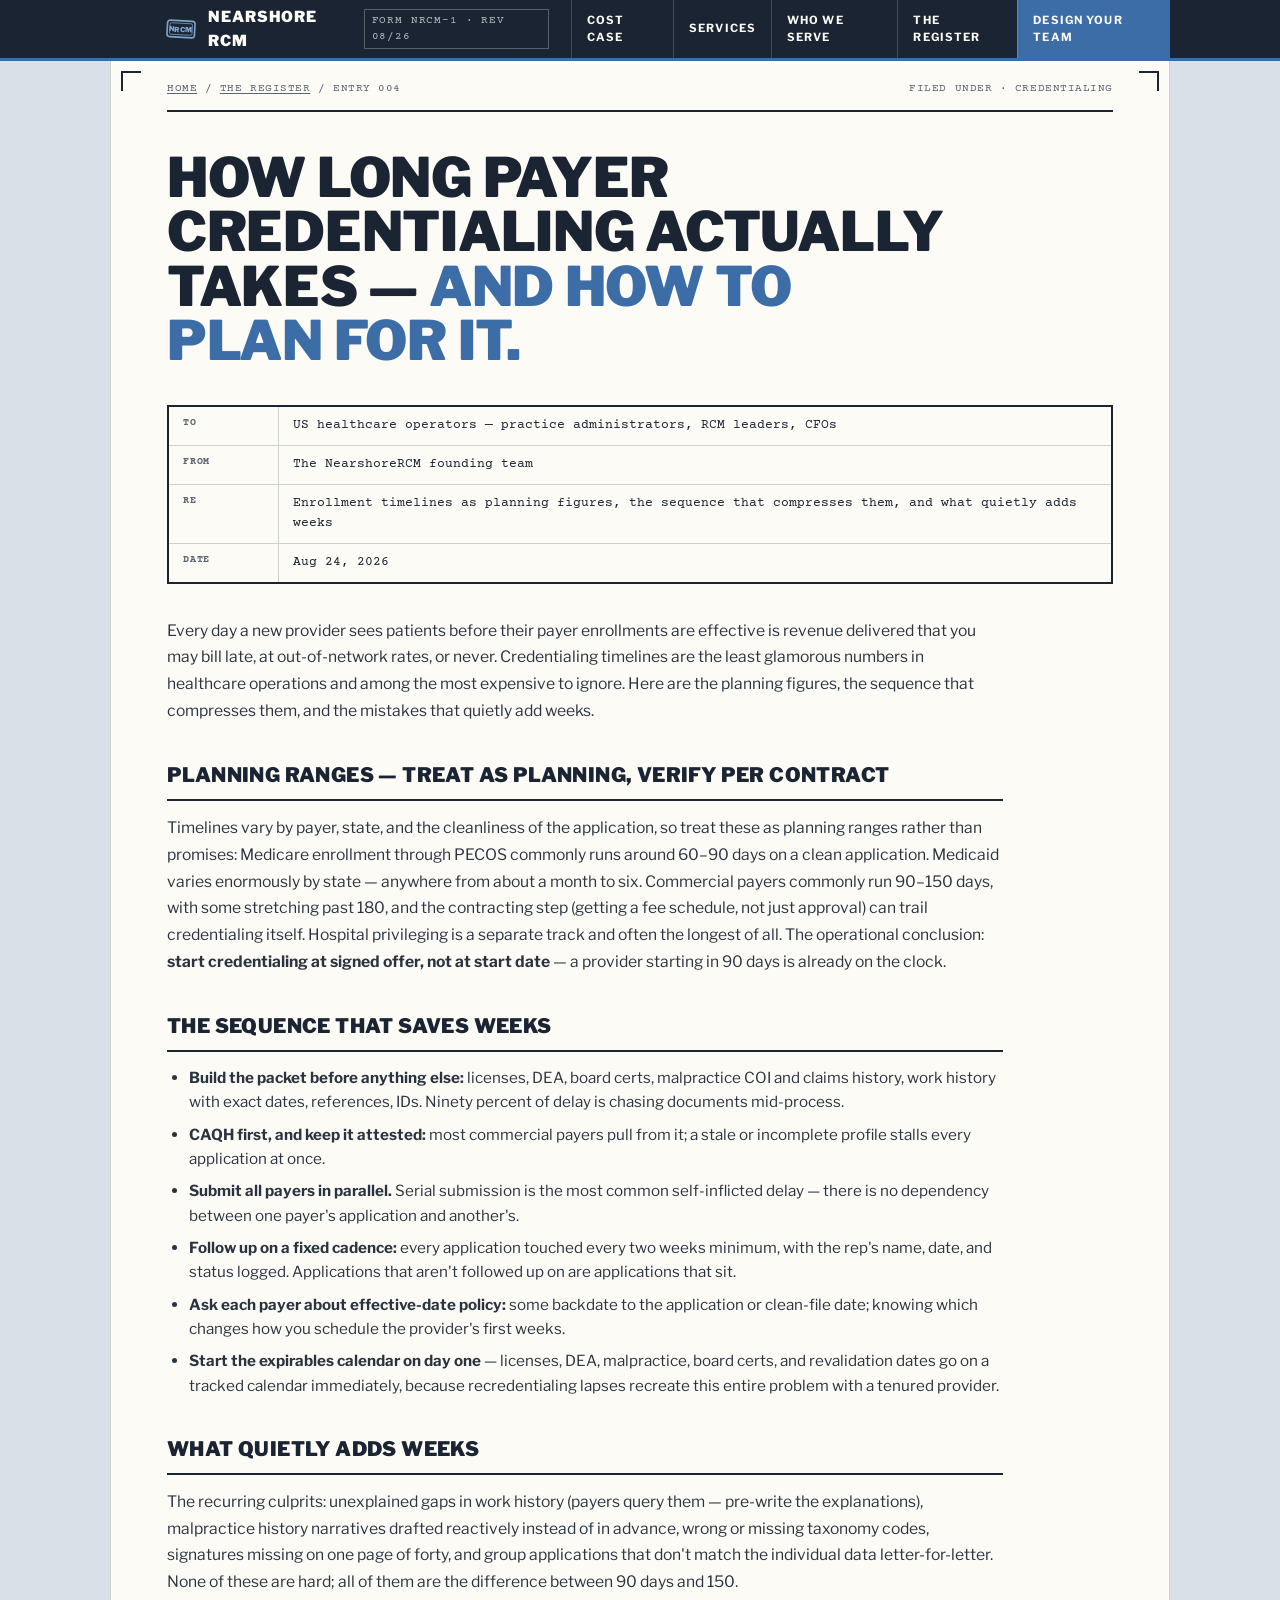
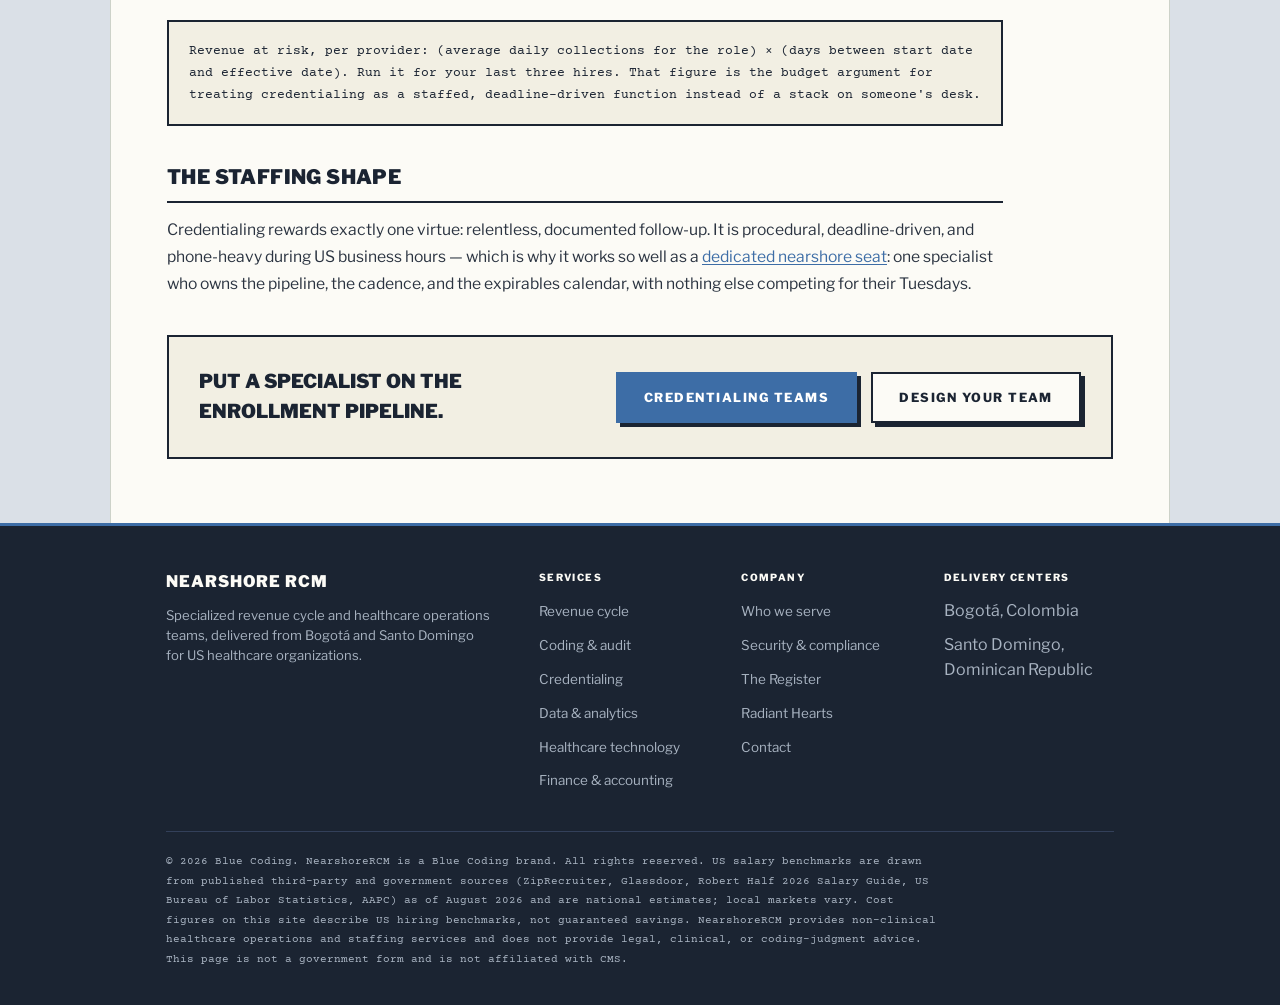
<file: register/payer-credentialing-timelines.html>
<!DOCTYPE html>
<html lang="en">
<head>
<meta charset="UTF-8">
<meta name="viewport" content="width=device-width, initial-scale=1.0">
<link rel="icon" type="image/png" href="../assets/favicon.png">
<title>How Long Payer Credentialing Takes | NearshoreRCM</title>
<meta name="description" content="Planning ranges for payer credentialing and enrollment — Medicare, Medicaid, and commercial — plus the parallel-submission sequence that saves weeks.">
<link rel="canonical" href="https://nearshorercm.com/register/payer-credentialing-timelines">
<meta property="og:title" content="How Long Payer Credentialing Takes">
<meta property="og:description" content="Planning ranges for payer credentialing and enrollment — Medicare, Medicaid, and commercial — plus the parallel-submission sequence that saves weeks.">
<meta property="og:type" content="article">
<meta property="og:url" content="https://nearshorercm.com/register/payer-credentialing-timelines">
<link rel="preconnect" href="https://fonts.googleapis.com">
<link rel="preconnect" href="https://fonts.gstatic.com" crossorigin>
<link href="https://fonts.googleapis.com/css2?family=Libre+Franklin:wght@400;500;600;700;800;900&family=Courier+Prime:wght@400;700&display=swap" rel="stylesheet">
<link rel="stylesheet" href="../assets/nrcm.css">
<script type="application/ld+json">{"@context":"https://schema.org","@type":"BlogPosting","headline":"How Long Payer Credentialing Takes","datePublished":"2026-08-24","dateModified":"2026-08-24","author":{"@type":"Organization","name":"NearshoreRCM"},"publisher":{"@type":"Organization","name":"NearshoreRCM","url":"https://nearshorercm.com"},"mainEntityOfPage":"https://nearshorercm.com/register/payer-credentialing-timelines"}</script>
</head>
<body>
<header class="band">
  <div class="band-in">
    <a class="band-logo" href="../index.html"><svg class="logomark" width="30" height="20" viewBox="0 0 240 160" aria-hidden="true" style="flex-shrink:0"><g transform="rotate(3 120 80)"><rect x="10" y="14" width="220" height="132" rx="22" fill="none" stroke="#7FA3CC" stroke-width="13"/><rect x="30" y="34" width="180" height="92" rx="12" fill="none" stroke="#7FA3CC" stroke-width="6"/><text x="120" y="84" text-anchor="middle" dominant-baseline="central" font-family="'Libre Franklin', Arial, sans-serif" font-weight="900" font-size="56" letter-spacing="5" fill="#7FA3CC">NRCM</text></g></svg> Nearshore RCM <span class="formno">FORM NRCM-1 · REV 08/26</span></a>
    <nav class="band-nav" id="bandnav" aria-label="Primary">
      <a href="../index.html#case">Cost case</a>
      <a href="../index.html#services">Services</a>
      <a href="../index.html#clients">Who we serve</a>
      <a href="../register/index.html">The Register</a>
      <a href="../index.html#contact" class="band-cta">Design your team</a>
    </nav>
    <button class="menu-btn" id="menubtn" aria-expanded="false" aria-controls="bandnav">Menu</button>
  </div>
</header>
<main class="sheet">
<div class="pad">
  <div class="crumb"><span><a href="../index.html">Home</a> / <a href="index.html">The Register</a> / Entry 004</span><span>Filed under · Credentialing</span></div>
</div>
<section class="box first" aria-labelledby="h1">
  <div class="pad">
    <h1 class="pagetitle" id="h1">How long payer credentialing actually takes — <span class="accent">and how to plan for it.</span></h1>
    <div class="memo">
      <div class="mrow"><span class="mlab">To</span><span class="mval">US healthcare operators — practice administrators, RCM leaders, CFOs</span></div>
      <div class="mrow"><span class="mlab">From</span><span class="mval">The NearshoreRCM founding team</span></div>
      <div class="mrow"><span class="mlab">Re</span><span class="mval">Enrollment timelines as planning figures, the sequence that compresses them, and what quietly adds weeks</span></div>
      <div class="mrow"><span class="mlab">Date</span><span class="mval">Aug 24, 2026</span></div>
    </div>
    <div class="article">
      <p>Every day a new provider sees patients before their payer enrollments are effective is revenue delivered that you may bill late, at out-of-network rates, or never. Credentialing timelines are the least glamorous numbers in healthcare operations and among the most expensive to ignore. Here are the planning figures, the sequence that compresses them, and the mistakes that quietly add weeks.</p>

      <h2>Planning ranges — treat as planning, verify per contract</h2>
      <p>Timelines vary by payer, state, and the cleanliness of the application, so treat these as planning ranges rather than promises: Medicare enrollment through PECOS commonly runs around 60–90 days on a clean application. Medicaid varies enormously by state — anywhere from about a month to six. Commercial payers commonly run 90–150 days, with some stretching past 180, and the contracting step (getting a fee schedule, not just approval) can trail credentialing itself. Hospital privileging is a separate track and often the longest of all. The operational conclusion: <b>start credentialing at signed offer, not at start date</b> — a provider starting in 90 days is already on the clock.</p>

      <h2>The sequence that saves weeks</h2>
      <ul>
        <li><b>Build the packet before anything else:</b> licenses, DEA, board certs, malpractice COI and claims history, work history with exact dates, references, IDs. Ninety percent of delay is chasing documents mid-process.</li>
        <li><b>CAQH first, and keep it attested:</b> most commercial payers pull from it; a stale or incomplete profile stalls every application at once.</li>
        <li><b>Submit all payers in parallel.</b> Serial submission is the most common self-inflicted delay — there is no dependency between one payer's application and another's.</li>
        <li><b>Follow up on a fixed cadence:</b> every application touched every two weeks minimum, with the rep's name, date, and status logged. Applications that aren't followed up on are applications that sit.</li>
        <li><b>Ask each payer about effective-date policy:</b> some backdate to the application or clean-file date; knowing which changes how you schedule the provider's first weeks.</li>
        <li><b>Start the expirables calendar on day one</b> — licenses, DEA, malpractice, board certs, and revalidation dates go on a tracked calendar immediately, because recredentialing lapses recreate this entire problem with a tenured provider.</li>
      </ul>

      <h2>What quietly adds weeks</h2>
      <p>The recurring culprits: unexplained gaps in work history (payers query them — pre-write the explanations), malpractice history narratives drafted reactively instead of in advance, wrong or missing taxonomy codes, signatures missing on one page of forty, and group applications that don't match the individual data letter-for-letter. None of these are hard; all of them are the difference between 90 days and 150.</p>

      <div class="callout">Revenue at risk, per provider: (average daily collections for the role) × (days between start date and effective date). Run it for your last three hires. That figure is the budget argument for treating credentialing as a staffed, deadline-driven function instead of a stack on someone's desk.</div>

      <h2>The staffing shape</h2>
      <p>Credentialing rewards exactly one virtue: relentless, documented follow-up. It is procedural, deadline-driven, and phone-heavy during US business hours — which is why it works so well as a <a href="../services/credentialing.html">dedicated nearshore seat</a>: one specialist who owns the pipeline, the cadence, and the expirables calendar, with nothing else competing for their Tuesdays.</p>
    </div>
    <div class="ctastrip">
      <h3>Put a specialist on the enrollment pipeline.</h3>
      <div class="grp"><a href="../services/credentialing.html" class="btn red">Credentialing teams</a><a href="../index.html#contact" class="btn">Design your team</a></div>
    </div>
  </div>
</section>
</main>
<footer class="backpage">
  <div class="padf">
    <div class="bp-grid">
      <div><span class="bp-brand">Nearshore RCM</span>
        <p class="bp-desc">Specialized revenue cycle and healthcare operations teams, delivered from Bogotá and Santo Domingo for US healthcare organizations.</p></div>
      <div><h4>Services</h4><ul>
        <li><a href="../services/revenue-cycle.html">Revenue cycle</a></li>
        <li><a href="../services/medical-coding.html">Coding &amp; audit</a></li>
        <li><a href="../services/credentialing.html">Credentialing</a></li>
        <li><a href="../services/healthcare-analytics.html">Data &amp; analytics</a></li>
        <li><a href="../services/healthcare-technology.html">Healthcare technology</a></li>
        <li><a href="../services/healthcare-finance.html">Finance &amp; accounting</a></li></ul></div>
      <div><h4>Company</h4><ul>
        <li><a href="../index.html#clients">Who we serve</a></li>
        <li><a href="../index.html#compliance">Security &amp; compliance</a></li>
        <li><a href="../register/index.html">The Register</a></li>
          <li><a href="../radiant-hearts.html">Radiant Hearts</a></li>
        <li><a href="../index.html#contact">Contact</a></li></ul></div>
      <div><h4>Delivery centers</h4><ul><li>Bogotá, Colombia</li><li>Santo Domingo, Dominican Republic</li></ul></div>
    </div>
    <div class="bp-legal"><p>© 2026 Blue Coding. NearshoreRCM is a Blue Coding brand. All rights reserved. US salary benchmarks are drawn from published third-party and government sources (ZipRecruiter, Glassdoor, Robert Half 2026 Salary Guide, US Bureau of Labor Statistics, AAPC) as of August 2026 and are national estimates; local markets vary. Cost figures on this site describe US hiring benchmarks, not guaranteed savings. NearshoreRCM provides non-clinical healthcare operations and staffing services and does not provide legal, clinical, or coding-judgment advice. This page is not a government form and is not affiliated with CMS.</p></div>
  </div>
</footer>
<script>
(function(){var b=document.getElementById('menubtn'),n=document.getElementById('bandnav');
b.addEventListener('click',function(){var o=n.classList.toggle('open');b.setAttribute('aria-expanded',o?'true':'false');});
n.addEventListener('click',function(e){if(e.target.tagName==='A'){n.classList.remove('open');b.setAttribute('aria-expanded','false');}});})();
</script>
</body>
</html>
</file>
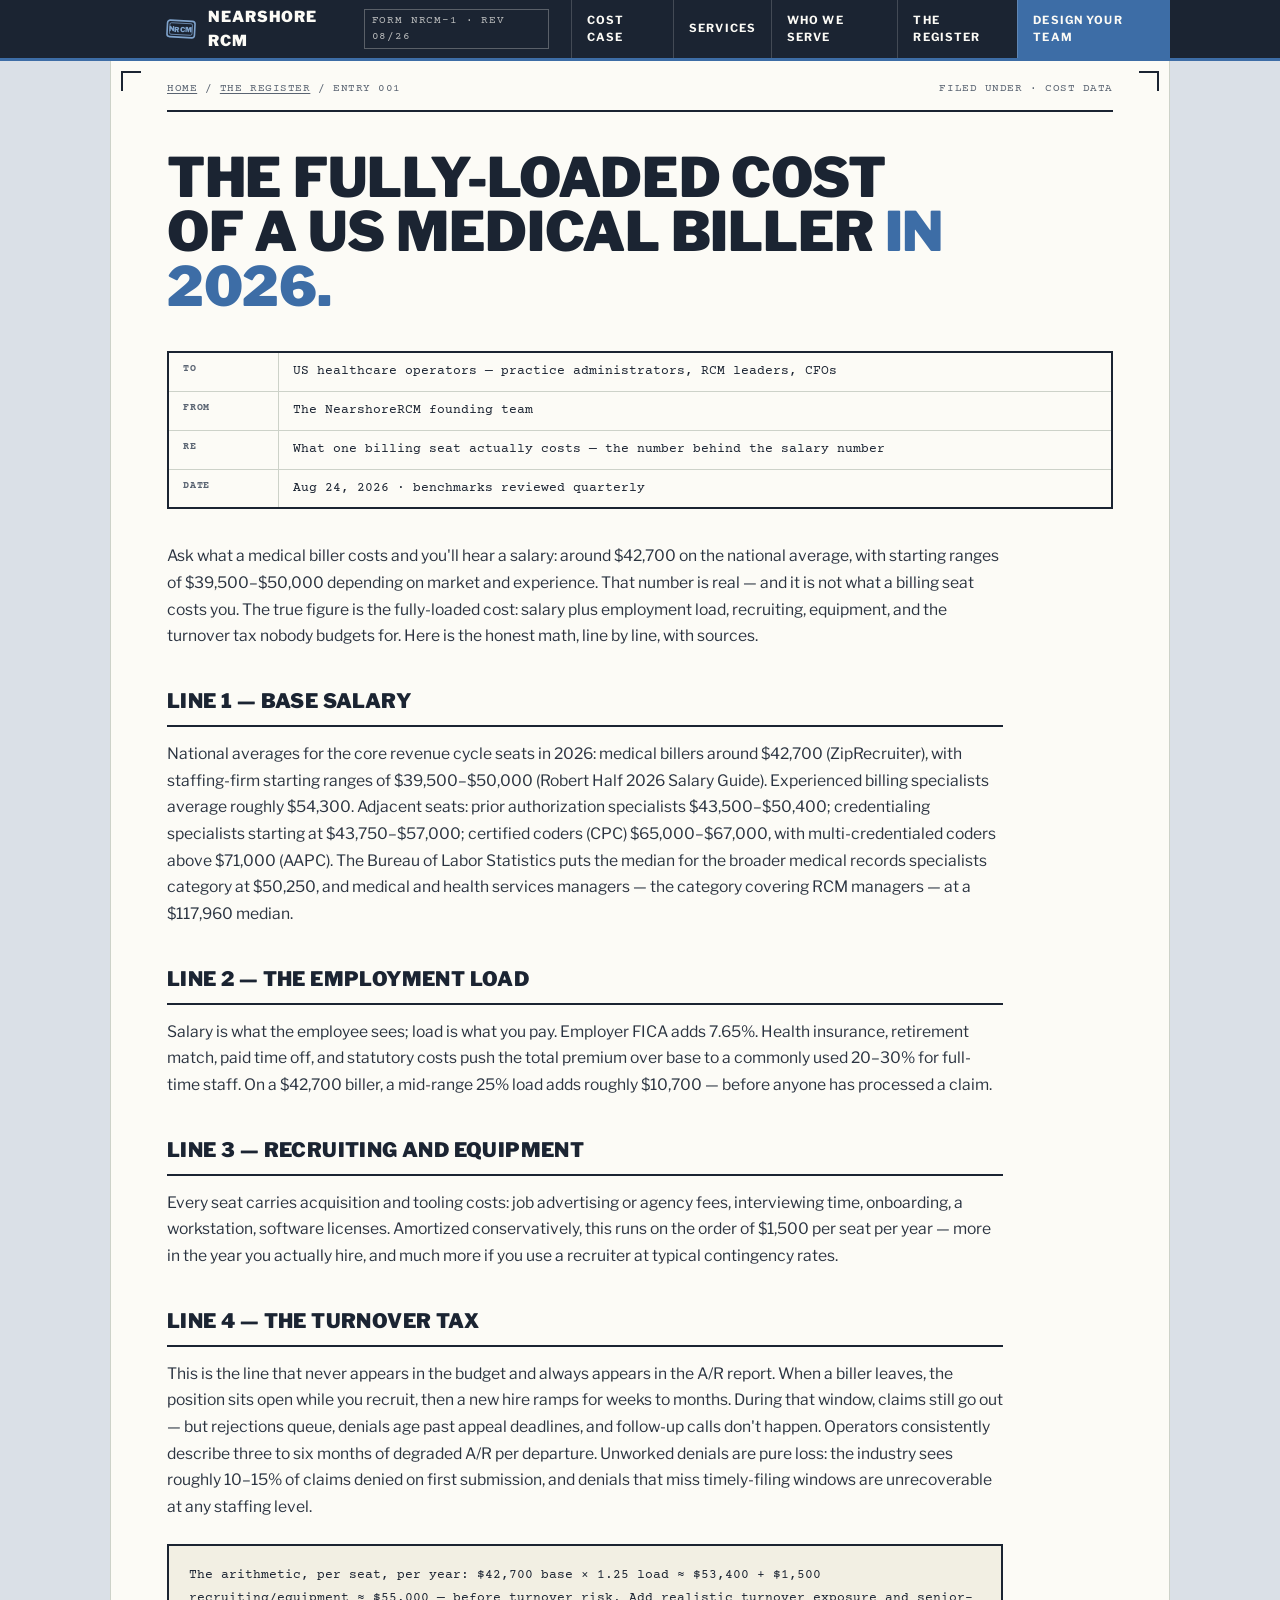
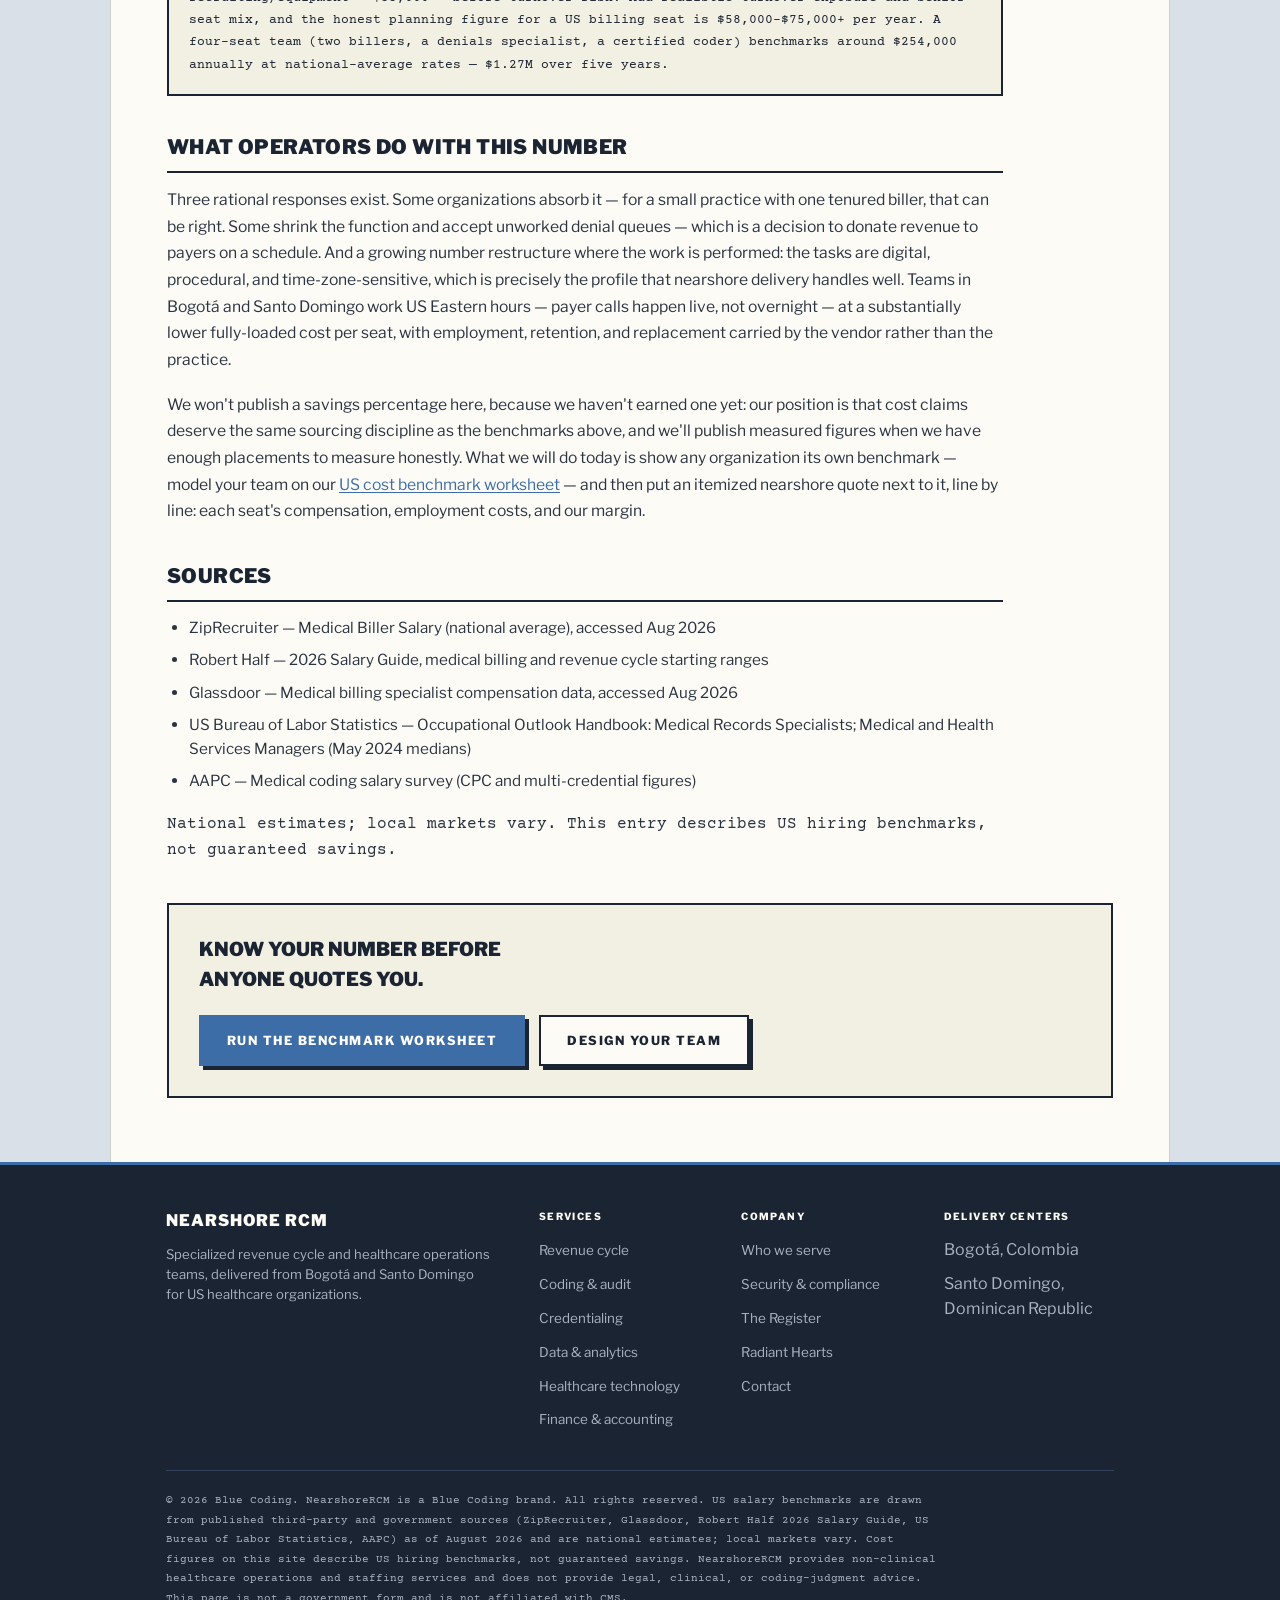
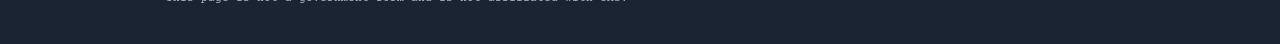
<file: register/us-medical-biller-cost-2026.html>
<!DOCTYPE html>
<html lang="en">
<head>
<meta charset="UTF-8">
<meta name="viewport" content="width=device-width, initial-scale=1.0">
<link rel="icon" type="image/png" href="../assets/favicon.png">
<title>US Medical Biller Cost in 2026, Fully Loaded | NearshoreRCM</title>
<meta name="description" content="What a US medical biller actually costs in 2026 — salary, employment load, recruiting, and turnover, with sources: $58,000–$75,000+ per seat, per year.">
<link rel="canonical" href="https://nearshorercm.com/register/us-medical-biller-cost-2026">
<meta property="og:title" content="US Medical Biller Cost in 2026, Fully Loaded">
<meta property="og:description" content="What a US medical biller actually costs in 2026 — salary, employment load, recruiting, and turnover, with sources: $58,000–$75,000+ per seat, per year.">
<meta property="og:type" content="article">
<meta property="og:url" content="https://nearshorercm.com/register/us-medical-biller-cost-2026">
<link rel="preconnect" href="https://fonts.googleapis.com">
<link rel="preconnect" href="https://fonts.gstatic.com" crossorigin>
<link href="https://fonts.googleapis.com/css2?family=Libre+Franklin:wght@400;500;600;700;800;900&family=Courier+Prime:wght@400;700&display=swap" rel="stylesheet">
<link rel="stylesheet" href="../assets/nrcm.css">
<script type="application/ld+json">{"@context":"https://schema.org","@type":"BlogPosting","headline":"The Fully-Loaded Cost of a US Medical Biller in 2026","datePublished":"2026-08-24","dateModified":"2026-08-24","author":{"@type":"Organization","name":"NearshoreRCM"},"publisher":{"@type":"Organization","name":"NearshoreRCM","url":"https://nearshorercm.com"},"mainEntityOfPage":"https://nearshorercm.com/register/us-medical-biller-cost-2026"}</script>
</head>
<body>
<header class="band">
  <div class="band-in">
    <a class="band-logo" href="../index.html"><svg class="logomark" width="30" height="20" viewBox="0 0 240 160" aria-hidden="true" style="flex-shrink:0"><g transform="rotate(3 120 80)"><rect x="10" y="14" width="220" height="132" rx="22" fill="none" stroke="#7FA3CC" stroke-width="13"/><rect x="30" y="34" width="180" height="92" rx="12" fill="none" stroke="#7FA3CC" stroke-width="6"/><text x="120" y="84" text-anchor="middle" dominant-baseline="central" font-family="'Libre Franklin', Arial, sans-serif" font-weight="900" font-size="56" letter-spacing="5" fill="#7FA3CC">NRCM</text></g></svg> Nearshore RCM <span class="formno">FORM NRCM-1 · REV 08/26</span></a>
    <nav class="band-nav" id="bandnav" aria-label="Primary">
      <a href="../index.html#case">Cost case</a>
      <a href="../index.html#services">Services</a>
      <a href="../index.html#clients">Who we serve</a>
      <a href="../register/index.html">The Register</a>
      <a href="../index.html#contact" class="band-cta">Design your team</a>
    </nav>
    <button class="menu-btn" id="menubtn" aria-expanded="false" aria-controls="bandnav">Menu</button>
  </div>
</header>
<main class="sheet">
<div class="pad">
  <div class="crumb"><span><a href="../index.html">Home</a> / <a href="index.html">The Register</a> / Entry 001</span><span>Filed under · Cost data</span></div>
</div>
<section class="box first" aria-labelledby="h1">
  <div class="pad">
    <h1 class="pagetitle" id="h1">The fully-loaded cost of a US medical biller <span class="accent">in 2026.</span></h1>
    <div class="memo">
      <div class="mrow"><span class="mlab">To</span><span class="mval">US healthcare operators — practice administrators, RCM leaders, CFOs</span></div>
      <div class="mrow"><span class="mlab">From</span><span class="mval">The NearshoreRCM founding team</span></div>
      <div class="mrow"><span class="mlab">Re</span><span class="mval">What one billing seat actually costs — the number behind the salary number</span></div>
      <div class="mrow"><span class="mlab">Date</span><span class="mval">Aug 24, 2026 · benchmarks reviewed quarterly</span></div>
    </div>

    <div class="article">
      <p>Ask what a medical biller costs and you'll hear a salary: around $42,700 on the national average, with starting ranges of $39,500–$50,000 depending on market and experience. That number is real — and it is not what a billing seat costs you. The true figure is the fully-loaded cost: salary plus employment load, recruiting, equipment, and the turnover tax nobody budgets for. Here is the honest math, line by line, with sources.</p>

      <h2>Line 1 — Base salary</h2>
      <p>National averages for the core revenue cycle seats in 2026: medical billers around $42,700 (ZipRecruiter), with staffing-firm starting ranges of $39,500–$50,000 (Robert Half 2026 Salary Guide). Experienced billing specialists average roughly $54,300. Adjacent seats: prior authorization specialists $43,500–$50,400; credentialing specialists starting at $43,750–$57,000; certified coders (CPC) $65,000–$67,000, with multi-credentialed coders above $71,000 (AAPC). The Bureau of Labor Statistics puts the median for the broader medical records specialists category at $50,250, and medical and health services managers — the category covering RCM managers — at a $117,960 median.</p>

      <h2>Line 2 — The employment load</h2>
      <p>Salary is what the employee sees; load is what you pay. Employer FICA adds 7.65%. Health insurance, retirement match, paid time off, and statutory costs push the total premium over base to a commonly used 20–30% for full-time staff. On a $42,700 biller, a mid-range 25% load adds roughly $10,700 — before anyone has processed a claim.</p>

      <h2>Line 3 — Recruiting and equipment</h2>
      <p>Every seat carries acquisition and tooling costs: job advertising or agency fees, interviewing time, onboarding, a workstation, software licenses. Amortized conservatively, this runs on the order of $1,500 per seat per year — more in the year you actually hire, and much more if you use a recruiter at typical contingency rates.</p>

      <h2>Line 4 — The turnover tax</h2>
      <p>This is the line that never appears in the budget and always appears in the A/R report. When a biller leaves, the position sits open while you recruit, then a new hire ramps for weeks to months. During that window, claims still go out — but rejections queue, denials age past appeal deadlines, and follow-up calls don't happen. Operators consistently describe three to six months of degraded A/R per departure. Unworked denials are pure loss: the industry sees roughly 10–15% of claims denied on first submission, and denials that miss timely-filing windows are unrecoverable at any staffing level.</p>

      <div class="callout">The arithmetic, per seat, per year: $42,700 base × 1.25 load ≈ $53,400 + $1,500 recruiting/equipment ≈ $55,000 — before turnover risk. Add realistic turnover exposure and senior-seat mix, and the honest planning figure for a US billing seat is $58,000–$75,000+ per year. A four-seat team (two billers, a denials specialist, a certified coder) benchmarks around $254,000 annually at national-average rates — $1.27M over five years.</div>

      <h2>What operators do with this number</h2>
      <p>Three rational responses exist. Some organizations absorb it — for a small practice with one tenured biller, that can be right. Some shrink the function and accept unworked denial queues — which is a decision to donate revenue to payers on a schedule. And a growing number restructure where the work is performed: the tasks are digital, procedural, and time-zone-sensitive, which is precisely the profile that nearshore delivery handles well. Teams in Bogotá and Santo Domingo work US Eastern hours — payer calls happen live, not overnight — at a substantially lower fully-loaded cost per seat, with employment, retention, and replacement carried by the vendor rather than the practice.</p>
      <p>We won't publish a savings percentage here, because we haven't earned one yet: our position is that cost claims deserve the same sourcing discipline as the benchmarks above, and we'll publish measured figures when we have enough placements to measure honestly. What we will do today is show any organization its own benchmark — model your team on our <a href="../index.html#calculator">US cost benchmark worksheet</a> — and then put an itemized nearshore quote next to it, line by line: each seat's compensation, employment costs, and our margin.</p>

      <h2>Sources</h2>
      <ul>
        <li>ZipRecruiter — Medical Biller Salary (national average), accessed Aug 2026</li>
        <li>Robert Half — 2026 Salary Guide, medical billing and revenue cycle starting ranges</li>
        <li>Glassdoor — Medical billing specialist compensation data, accessed Aug 2026</li>
        <li>US Bureau of Labor Statistics — Occupational Outlook Handbook: Medical Records Specialists; Medical and Health Services Managers (May 2024 medians)</li>
        <li>AAPC — Medical coding salary survey (CPC and multi-credential figures)</li>
      </ul>
      <p class="src">National estimates; local markets vary. This entry describes US hiring benchmarks, not guaranteed savings.</p>
    </div>

    <div class="ctastrip">
      <h3>Know your number before anyone quotes you.</h3>
      <div class="grp"><a href="../index.html#calculator" class="btn red">Run the benchmark worksheet</a><a href="../index.html#contact" class="btn">Design your team</a></div>
    </div>
  </div>
</section>
</main>
<footer class="backpage">
  <div class="padf">
    <div class="bp-grid">
      <div><span class="bp-brand">Nearshore RCM</span>
        <p class="bp-desc">Specialized revenue cycle and healthcare operations teams, delivered from Bogotá and Santo Domingo for US healthcare organizations.</p></div>
      <div><h4>Services</h4><ul>
        <li><a href="../services/revenue-cycle.html">Revenue cycle</a></li>
        <li><a href="../services/medical-coding.html">Coding &amp; audit</a></li>
        <li><a href="../services/credentialing.html">Credentialing</a></li>
        <li><a href="../services/healthcare-analytics.html">Data &amp; analytics</a></li>
        <li><a href="../services/healthcare-technology.html">Healthcare technology</a></li>
        <li><a href="../services/healthcare-finance.html">Finance &amp; accounting</a></li></ul></div>
      <div><h4>Company</h4><ul>
        <li><a href="../index.html#clients">Who we serve</a></li>
        <li><a href="../index.html#compliance">Security &amp; compliance</a></li>
        <li><a href="../register/index.html">The Register</a></li>
          <li><a href="../radiant-hearts.html">Radiant Hearts</a></li>
        <li><a href="../index.html#contact">Contact</a></li></ul></div>
      <div><h4>Delivery centers</h4><ul><li>Bogotá, Colombia</li><li>Santo Domingo, Dominican Republic</li></ul></div>
    </div>
    <div class="bp-legal"><p>© 2026 Blue Coding. NearshoreRCM is a Blue Coding brand. All rights reserved. US salary benchmarks are drawn from published third-party and government sources (ZipRecruiter, Glassdoor, Robert Half 2026 Salary Guide, US Bureau of Labor Statistics, AAPC) as of August 2026 and are national estimates; local markets vary. Cost figures on this site describe US hiring benchmarks, not guaranteed savings. NearshoreRCM provides non-clinical healthcare operations and staffing services and does not provide legal, clinical, or coding-judgment advice. This page is not a government form and is not affiliated with CMS.</p></div>
  </div>
</footer>
<script>
(function(){var b=document.getElementById('menubtn'),n=document.getElementById('bandnav');
b.addEventListener('click',function(){var o=n.classList.toggle('open');b.setAttribute('aria-expanded',o?'true':'false');});
n.addEventListener('click',function(e){if(e.target.tagName==='A'){n.classList.remove('open');b.setAttribute('aria-expanded','false');}});})();
</script>
</body>
</html>
</file>
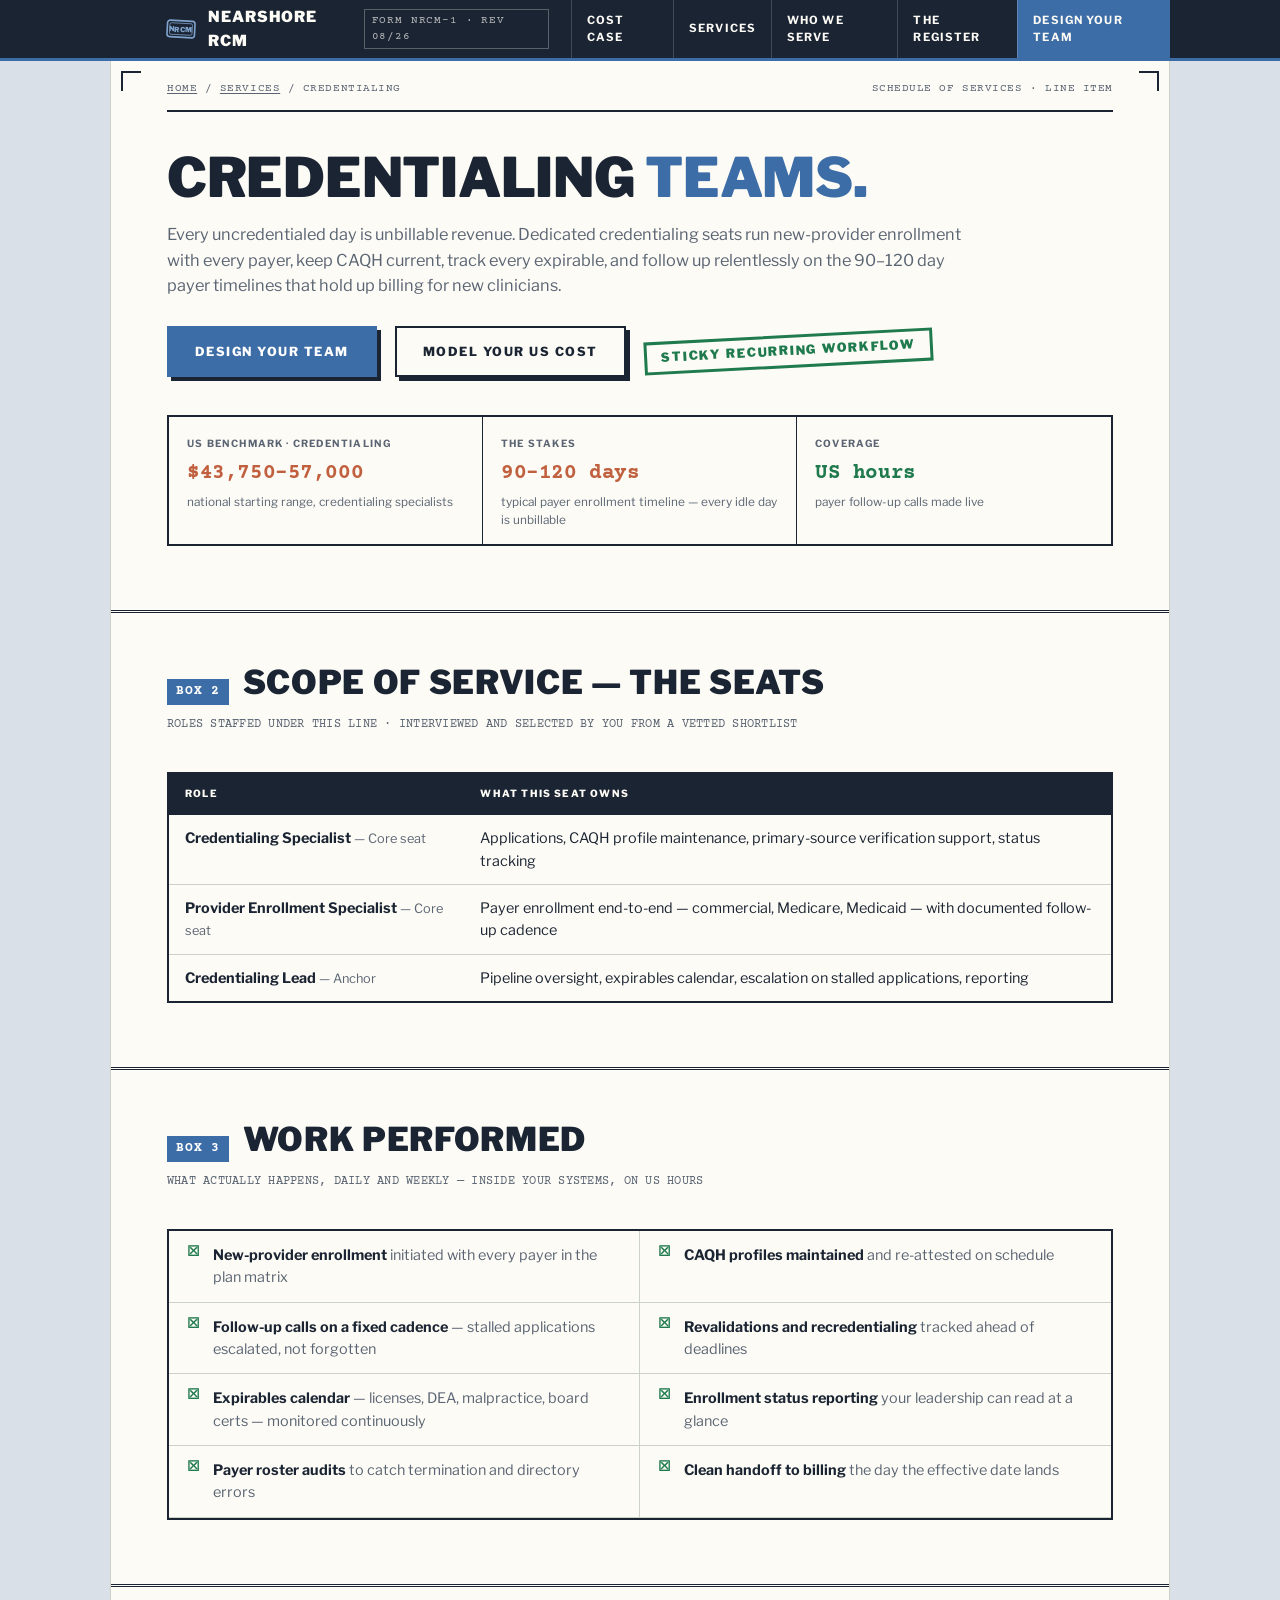
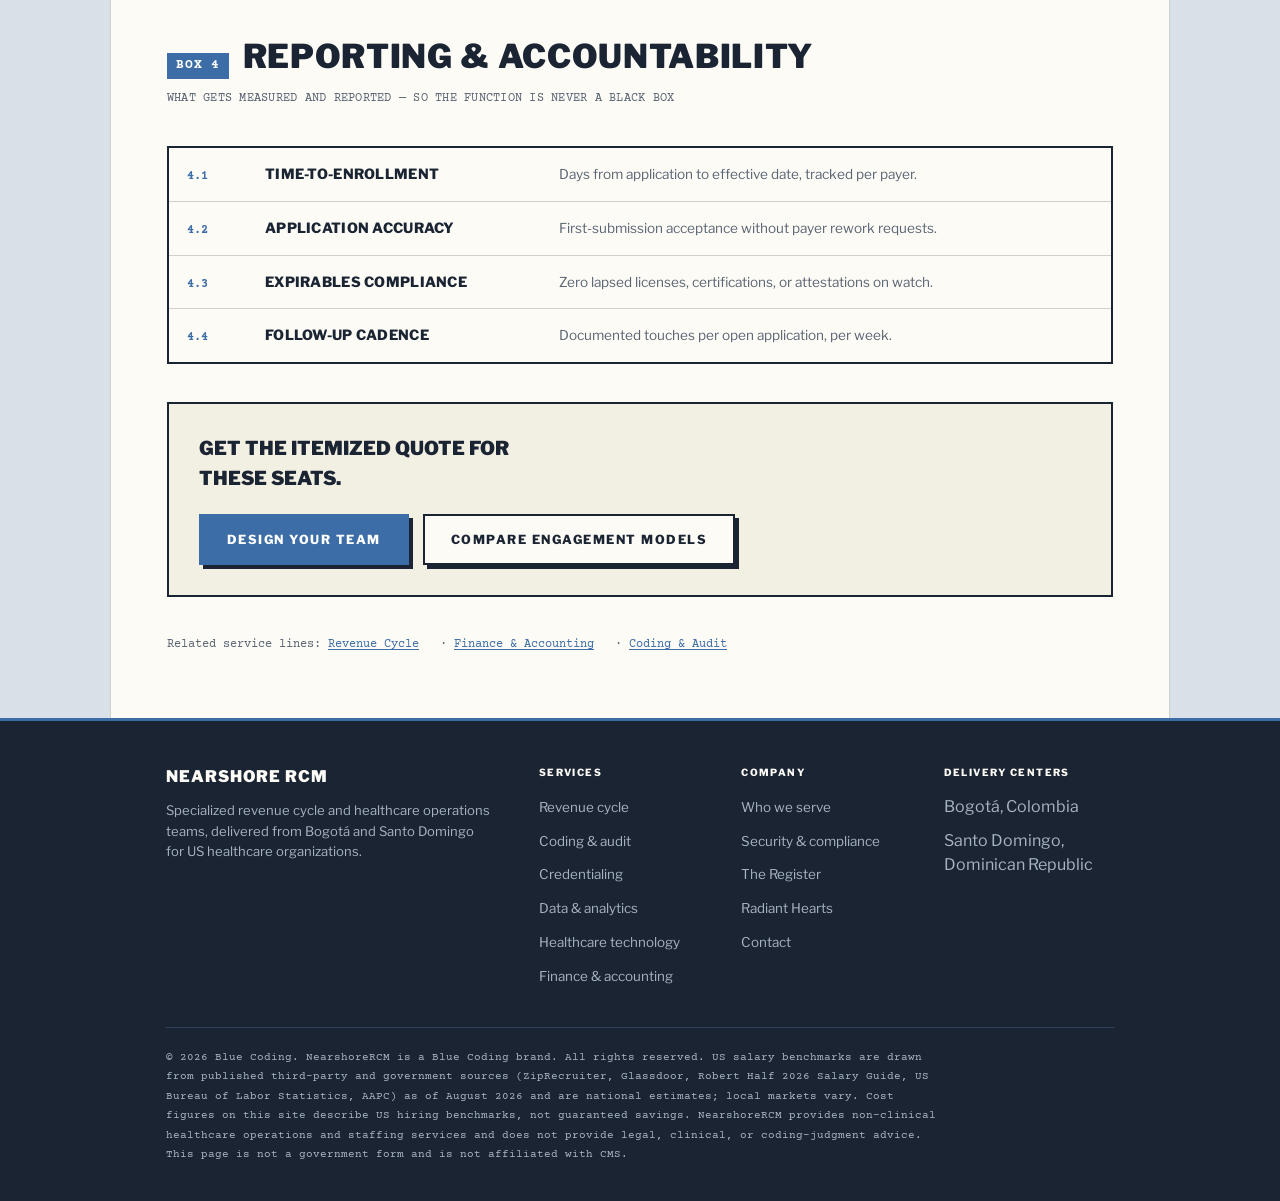
<file: services/credentialing.html>
<!DOCTYPE html>
<html lang="en">
<head>
<meta charset="UTF-8">
<meta name="viewport" content="width=device-width, initial-scale=1.0">
<link rel="icon" type="image/png" href="../assets/favicon.png">
<title>Nearshore Credentialing & Provider Enrollment | NearshoreRCM</title>
<meta name="description" content="Nearshore credentialing teams — payer enrollment, CAQH maintenance, revalidations, and expirables tracking, with relentless follow-up on US hours.">
<link rel="canonical" href="https://nearshorercm.com/services/credentialing">
<meta property="og:title" content="Nearshore Credentialing & Provider Enrollment">
<meta property="og:description" content="Nearshore credentialing teams — payer enrollment, CAQH maintenance, revalidations, and expirables tracking, with relentless follow-up on US hours.">
<meta property="og:type" content="website">
<meta property="og:url" content="https://nearshorercm.com/services/credentialing">
<link rel="preconnect" href="https://fonts.googleapis.com">
<link rel="preconnect" href="https://fonts.gstatic.com" crossorigin>
<link href="https://fonts.googleapis.com/css2?family=Libre+Franklin:wght@400;500;600;700;800;900&family=Courier+Prime:wght@400;700&display=swap" rel="stylesheet">
<link rel="stylesheet" href="../assets/nrcm.css">
<script type="application/ld+json">{"@context":"https://schema.org","@type":"Service","name":"Nearshore Credentialing & Provider Enrollment Teams","provider":{"@type":"Organization","name":"NearshoreRCM","url":"https://nearshorercm.com"},"areaServed":"United States","description":"Dedicated nearshore credentialing specialists — payer enrollment, CAQH maintenance, revalidations, and expirables tracking — relentless follow-up on US working hours."}</script>
</head>
<body>
<header class="band">
  <div class="band-in">
    <a class="band-logo" href="../index.html"><svg class="logomark" width="30" height="20" viewBox="0 0 240 160" aria-hidden="true" style="flex-shrink:0"><g transform="rotate(3 120 80)"><rect x="10" y="14" width="220" height="132" rx="22" fill="none" stroke="#7FA3CC" stroke-width="13"/><rect x="30" y="34" width="180" height="92" rx="12" fill="none" stroke="#7FA3CC" stroke-width="6"/><text x="120" y="84" text-anchor="middle" dominant-baseline="central" font-family="'Libre Franklin', Arial, sans-serif" font-weight="900" font-size="56" letter-spacing="5" fill="#7FA3CC">NRCM</text></g></svg> Nearshore RCM <span class="formno">FORM NRCM-1 · REV 08/26</span></a>
    <nav class="band-nav" id="bandnav" aria-label="Primary">
      <a href="../index.html#case">Cost case</a>
      <a href="../index.html#services">Services</a>
      <a href="../index.html#clients">Who we serve</a>
      <a href="../register/index.html">The Register</a>
      <a href="../index.html#contact" class="band-cta">Design your team</a>
    </nav>
    <button class="menu-btn" id="menubtn" aria-expanded="false" aria-controls="bandnav">Menu</button>
  </div>
</header>
<main class="sheet">
<div class="pad">
  <div class="crumb"><span><a href="../index.html">Home</a> / <a href="../index.html#services">Services</a> / Credentialing</span><span>Schedule of services · line item</span></div>
</div>

<section class="box first" aria-labelledby="h1">
  <div class="pad">
    <h1 class="pagetitle" id="h1">Credentialing <span class="accent">teams.</span></h1>
    <p class="lede">Every uncredentialed day is unbillable revenue. Dedicated credentialing seats run new-provider enrollment with every payer, keep CAQH current, track every expirable, and follow up relentlessly on the 90–120 day payer timelines that hold up billing for new clinicians.</p>
    <div class="ctas">
      <a href="../index.html#contact" class="btn red">Design your team</a>
      <a href="../index.html#calculator" class="btn">Model your US cost</a>
      <span class="stamp green">Sticky recurring workflow</span>
    </div>
    <div class="hero-fields">
<div class="hfield"><span class="lab">US benchmark · credentialing</span><b class="crl tnum">$43,750–57,000</b><span>national starting range, credentialing specialists</span></div>
<div class="hfield"><span class="lab">The stakes</span><b class="crl tnum">90–120 days</b><span>typical payer enrollment timeline — every idle day is unbillable</span></div>
<div class="hfield"><span class="lab">Coverage</span><b class="grn tnum">US hours</b><span>payer follow-up calls made live</span></div>
    </div>
  </div>
</section>

<section class="box" aria-labelledby="roles-h">
  <div class="pad">
    <div class="boxhead"><span class="boxno">BOX 2</span><h2 class="boxtitle" id="roles-h">Scope of service — the seats</h2></div>
    <p class="boxsub">Roles staffed under this line · interviewed and selected by you from a vetted shortlist</p>
    <div class="eob"><table>
      <thead><tr><th scope="col">Role</th><th scope="col">What this seat owns</th></tr></thead>
      <tbody>
<tr><td><b>Credentialing Specialist</b> <span class="dim">— Core seat</span></td><td>Applications, CAQH profile maintenance, primary-source verification support, status tracking</td></tr>
<tr><td><b>Provider Enrollment Specialist</b> <span class="dim">— Core seat</span></td><td>Payer enrollment end-to-end — commercial, Medicare, Medicaid — with documented follow-up cadence</td></tr>
<tr><td><b>Credentialing Lead</b> <span class="dim">— Anchor</span></td><td>Pipeline oversight, expirables calendar, escalation on stalled applications, reporting</td></tr>
      </tbody>
    </table></div>
  </div>
</section>

<section class="box" aria-labelledby="daily-h">
  <div class="pad">
    <div class="boxhead"><span class="boxno">BOX 3</span><h2 class="boxtitle" id="daily-h">Work performed</h2></div>
    <p class="boxsub">What actually happens, daily and weekly — inside your systems, on US hours</p>
    <ul class="ck">
<li><b>New-provider enrollment</b> initiated with every payer in the plan matrix</li>
<li><b>CAQH profiles maintained</b> and re-attested on schedule</li>
<li><b>Follow-up calls on a fixed cadence</b> — stalled applications escalated, not forgotten</li>
<li><b>Revalidations and recredentialing</b> tracked ahead of deadlines</li>
<li><b>Expirables calendar</b> — licenses, DEA, malpractice, board certs — monitored continuously</li>
<li><b>Enrollment status reporting</b> your leadership can read at a glance</li>
<li><b>Payer roster audits</b> to catch termination and directory errors</li>
<li><b>Clean handoff to billing</b> the day the effective date lands</li>
    </ul>
  </div>
</section>

<section class="box" aria-labelledby="kpi-h">
  <div class="pad">
    <div class="boxhead"><span class="boxno">BOX 4</span><h2 class="boxtitle" id="kpi-h">Reporting &amp; accountability</h2></div>
    <p class="boxsub">What gets measured and reported — so the function is never a black box</p>
    <div class="kpis">
<div class="kpi"><span class="kno">4.1</span><span class="kname">Time-to-enrollment</span><p>Days from application to effective date, tracked per payer.</p></div>
<div class="kpi"><span class="kno">4.2</span><span class="kname">Application accuracy</span><p>First-submission acceptance without payer rework requests.</p></div>
<div class="kpi"><span class="kno">4.3</span><span class="kname">Expirables compliance</span><p>Zero lapsed licenses, certifications, or attestations on watch.</p></div>
<div class="kpi"><span class="kno">4.4</span><span class="kname">Follow-up cadence</span><p>Documented touches per open application, per week.</p></div>
    </div>
    <div class="ctastrip">
      <h3>Get the itemized quote for these seats.</h3>
      <div class="grp"><a href="../index.html#contact" class="btn red">Design your team</a><a href="../index.html#models" class="btn">Compare engagement models</a></div>
    </div>
    <p class="related">Related service lines: <a href="revenue-cycle.html">Revenue Cycle</a> · <a href="healthcare-finance.html">Finance & Accounting</a> · <a href="medical-coding.html">Coding & Audit</a></p>
  </div>
</section>

</main>
<footer class="backpage">
  <div class="padf">
    <div class="bp-grid">
      <div><span class="bp-brand">Nearshore RCM</span>
        <p class="bp-desc">Specialized revenue cycle and healthcare operations teams, delivered from Bogotá and Santo Domingo for US healthcare organizations.</p></div>
      <div><h4>Services</h4><ul>
        <li><a href="../services/revenue-cycle.html">Revenue cycle</a></li>
        <li><a href="../services/medical-coding.html">Coding &amp; audit</a></li>
        <li><a href="../services/credentialing.html">Credentialing</a></li>
        <li><a href="../services/healthcare-analytics.html">Data &amp; analytics</a></li>
        <li><a href="../services/healthcare-technology.html">Healthcare technology</a></li>
        <li><a href="../services/healthcare-finance.html">Finance &amp; accounting</a></li></ul></div>
      <div><h4>Company</h4><ul>
        <li><a href="../index.html#clients">Who we serve</a></li>
        <li><a href="../index.html#compliance">Security &amp; compliance</a></li>
        <li><a href="../register/index.html">The Register</a></li>
          <li><a href="../radiant-hearts.html">Radiant Hearts</a></li>
        <li><a href="../index.html#contact">Contact</a></li></ul></div>
      <div><h4>Delivery centers</h4><ul><li>Bogotá, Colombia</li><li>Santo Domingo, Dominican Republic</li></ul></div>
    </div>
    <div class="bp-legal"><p>© 2026 Blue Coding. NearshoreRCM is a Blue Coding brand. All rights reserved. US salary benchmarks are drawn from published third-party and government sources (ZipRecruiter, Glassdoor, Robert Half 2026 Salary Guide, US Bureau of Labor Statistics, AAPC) as of August 2026 and are national estimates; local markets vary. Cost figures on this site describe US hiring benchmarks, not guaranteed savings. NearshoreRCM provides non-clinical healthcare operations and staffing services and does not provide legal, clinical, or coding-judgment advice. This page is not a government form and is not affiliated with CMS.</p></div>
  </div>
</footer>
<script>
(function(){var b=document.getElementById('menubtn'),n=document.getElementById('bandnav');
b.addEventListener('click',function(){var o=n.classList.toggle('open');b.setAttribute('aria-expanded',o?'true':'false');});
n.addEventListener('click',function(e){if(e.target.tagName==='A'){n.classList.remove('open');b.setAttribute('aria-expanded','false');}});})();
</script>
</body>
</html>
</file>
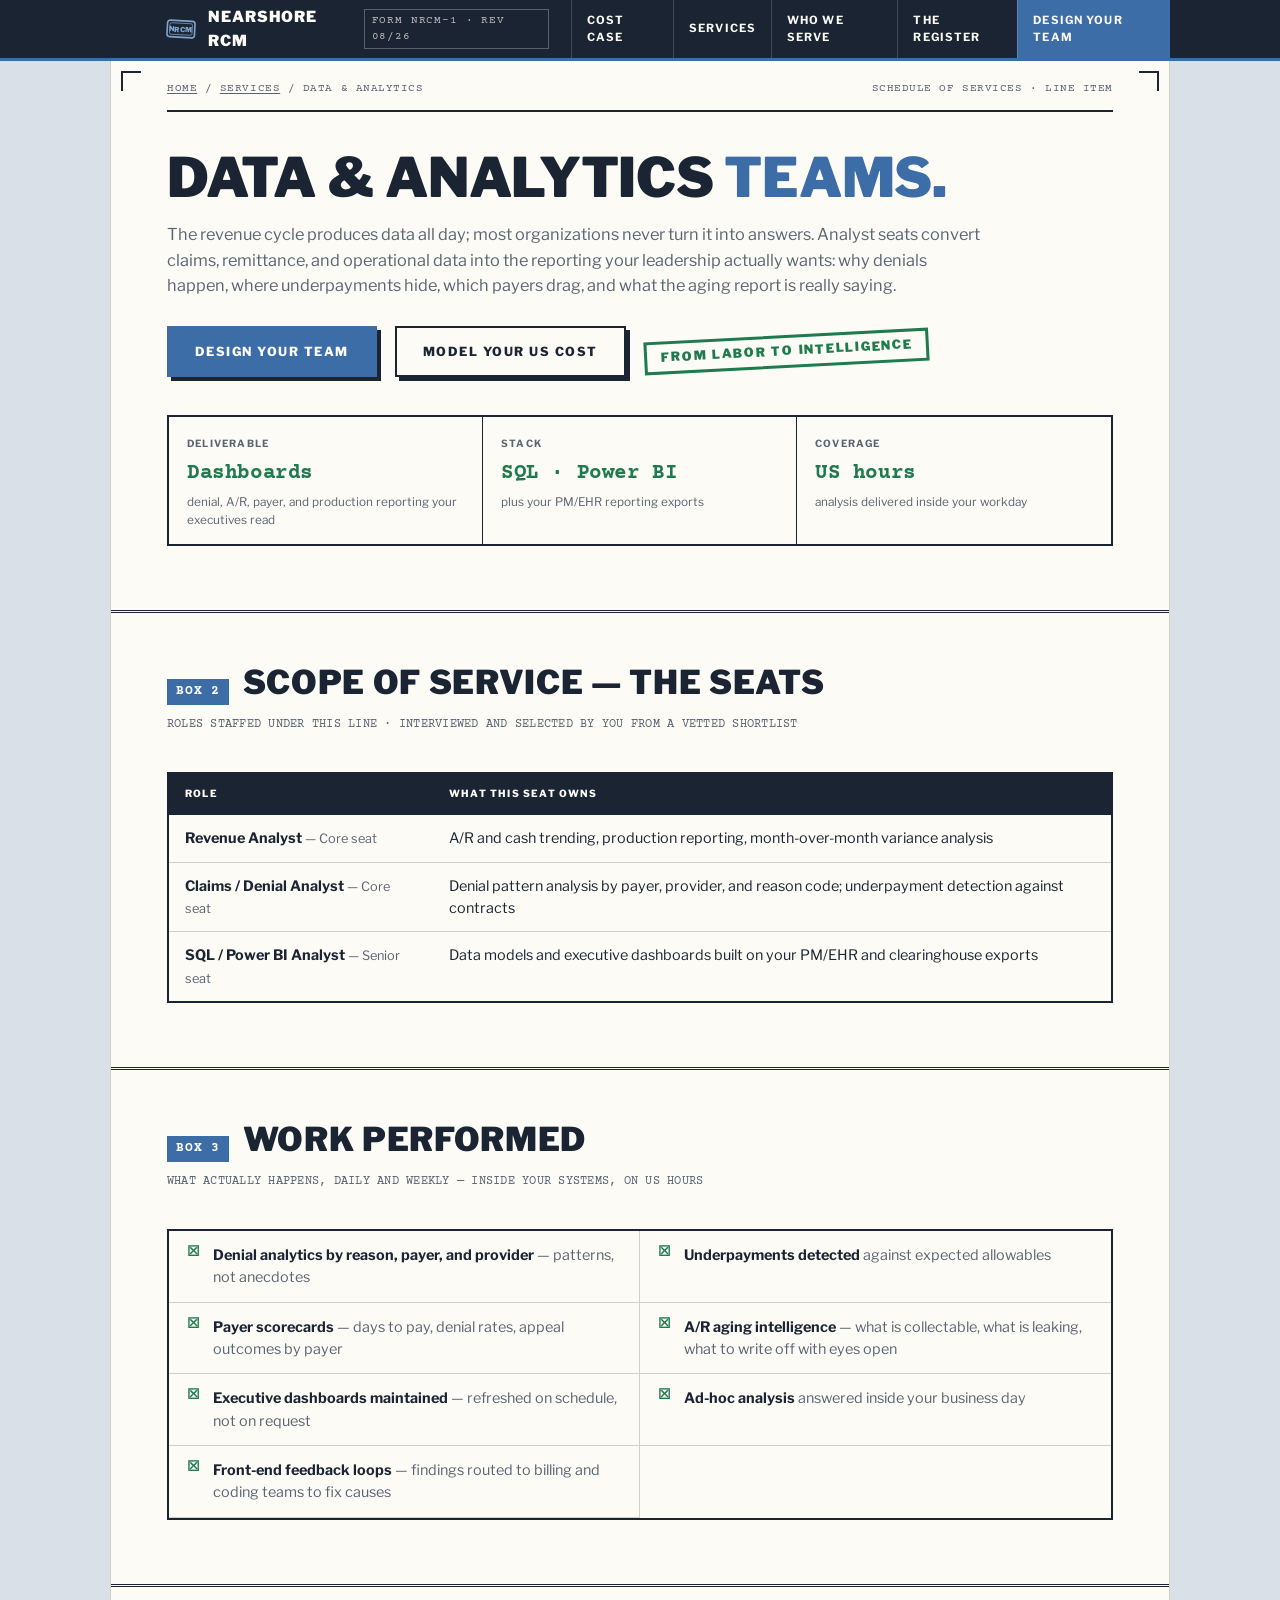
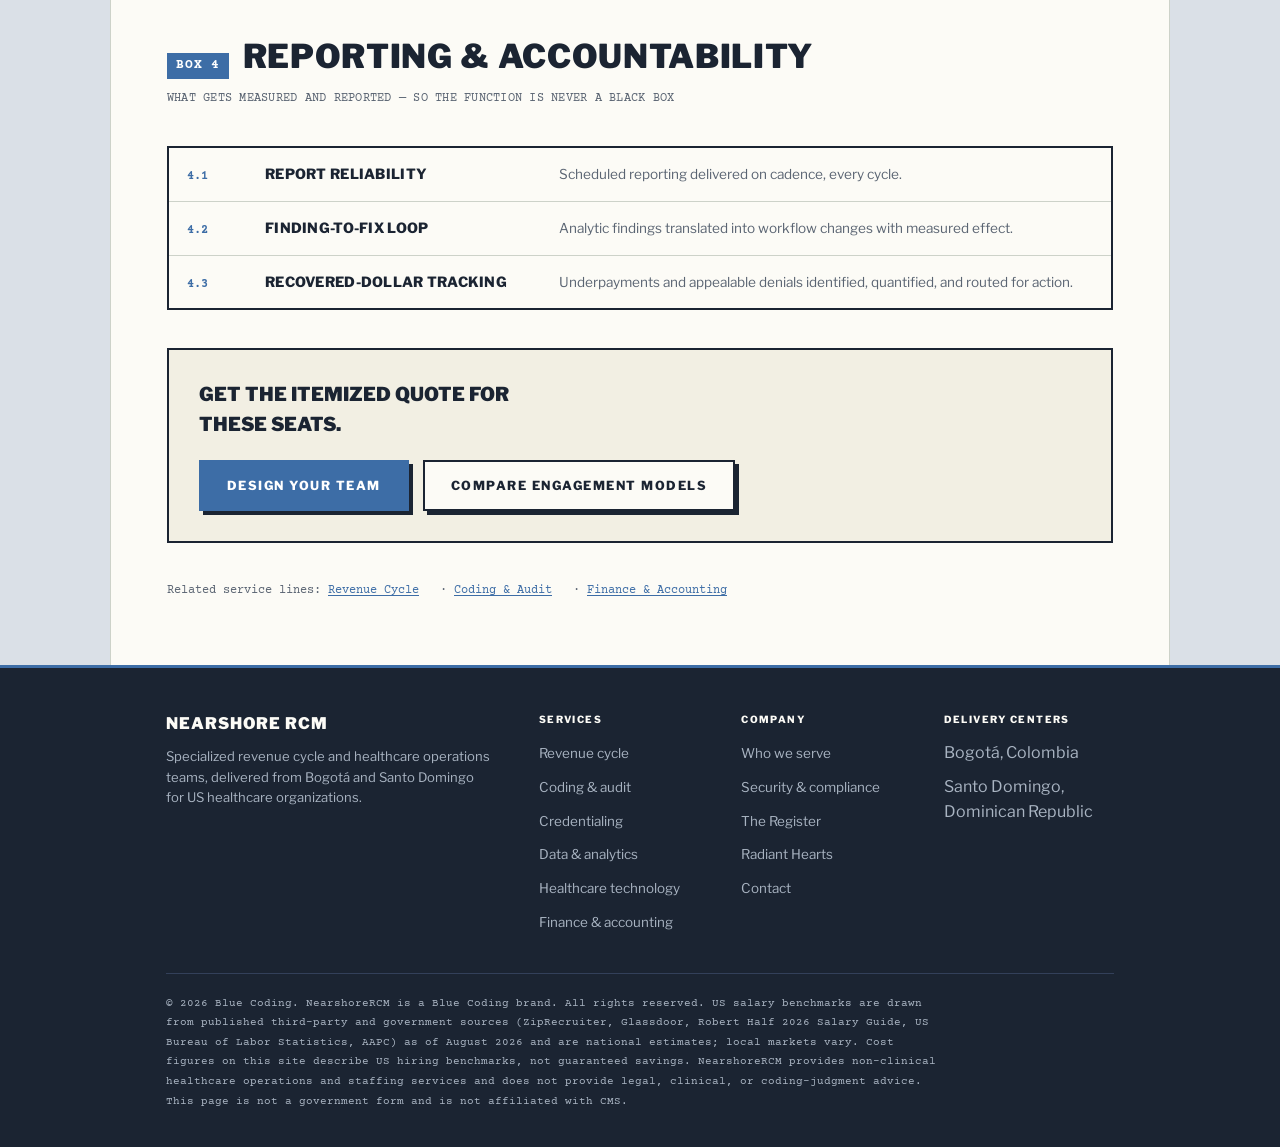
<file: services/healthcare-analytics.html>
<!DOCTYPE html>
<html lang="en">
<head>
<meta charset="UTF-8">
<meta name="viewport" content="width=device-width, initial-scale=1.0">
<link rel="icon" type="image/png" href="../assets/favicon.png">
<title>Healthcare Revenue Analytics & BI Teams | NearshoreRCM</title>
<meta name="description" content="Nearshore healthcare data analysts — denial analytics, underpayment detection, payer scorecards, and Power BI dashboards for RCM leaders.">
<link rel="canonical" href="https://nearshorercm.com/services/healthcare-analytics">
<meta property="og:title" content="Healthcare Revenue Analytics & BI Teams">
<meta property="og:description" content="Nearshore healthcare data analysts — denial analytics, underpayment detection, payer scorecards, and Power BI dashboards for RCM leaders.">
<meta property="og:type" content="website">
<meta property="og:url" content="https://nearshorercm.com/services/healthcare-analytics">
<link rel="preconnect" href="https://fonts.googleapis.com">
<link rel="preconnect" href="https://fonts.gstatic.com" crossorigin>
<link href="https://fonts.googleapis.com/css2?family=Libre+Franklin:wght@400;500;600;700;800;900&family=Courier+Prime:wght@400;700&display=swap" rel="stylesheet">
<link rel="stylesheet" href="../assets/nrcm.css">
<script type="application/ld+json">{"@context":"https://schema.org","@type":"Service","name":"Healthcare Revenue Analytics & BI Teams","provider":{"@type":"Organization","name":"NearshoreRCM","url":"https://nearshorercm.com"},"areaServed":"United States","description":"Nearshore healthcare data analysts — denial analytics, underpayment detection, payer scorecards, A/R intelligence, SQL and Power BI dashboards for revenue cycle leaders."}</script>
</head>
<body>
<header class="band">
  <div class="band-in">
    <a class="band-logo" href="../index.html"><svg class="logomark" width="30" height="20" viewBox="0 0 240 160" aria-hidden="true" style="flex-shrink:0"><g transform="rotate(3 120 80)"><rect x="10" y="14" width="220" height="132" rx="22" fill="none" stroke="#7FA3CC" stroke-width="13"/><rect x="30" y="34" width="180" height="92" rx="12" fill="none" stroke="#7FA3CC" stroke-width="6"/><text x="120" y="84" text-anchor="middle" dominant-baseline="central" font-family="'Libre Franklin', Arial, sans-serif" font-weight="900" font-size="56" letter-spacing="5" fill="#7FA3CC">NRCM</text></g></svg> Nearshore RCM <span class="formno">FORM NRCM-1 · REV 08/26</span></a>
    <nav class="band-nav" id="bandnav" aria-label="Primary">
      <a href="../index.html#case">Cost case</a>
      <a href="../index.html#services">Services</a>
      <a href="../index.html#clients">Who we serve</a>
      <a href="../register/index.html">The Register</a>
      <a href="../index.html#contact" class="band-cta">Design your team</a>
    </nav>
    <button class="menu-btn" id="menubtn" aria-expanded="false" aria-controls="bandnav">Menu</button>
  </div>
</header>
<main class="sheet">
<div class="pad">
  <div class="crumb"><span><a href="../index.html">Home</a> / <a href="../index.html#services">Services</a> / Data & Analytics</span><span>Schedule of services · line item</span></div>
</div>

<section class="box first" aria-labelledby="h1">
  <div class="pad">
    <h1 class="pagetitle" id="h1">Data &amp; analytics <span class="accent">teams.</span></h1>
    <p class="lede">The revenue cycle produces data all day; most organizations never turn it into answers. Analyst seats convert claims, remittance, and operational data into the reporting your leadership actually wants: why denials happen, where underpayments hide, which payers drag, and what the aging report is really saying.</p>
    <div class="ctas">
      <a href="../index.html#contact" class="btn red">Design your team</a>
      <a href="../index.html#calculator" class="btn">Model your US cost</a>
      <span class="stamp green">From labor to intelligence</span>
    </div>
    <div class="hero-fields">
<div class="hfield"><span class="lab">Deliverable</span><b class="grn tnum">Dashboards</b><span>denial, A/R, payer, and production reporting your executives read</span></div>
<div class="hfield"><span class="lab">Stack</span><b class="grn tnum">SQL · Power BI</b><span>plus your PM/EHR reporting exports</span></div>
<div class="hfield"><span class="lab">Coverage</span><b class="grn tnum">US hours</b><span>analysis delivered inside your workday</span></div>
    </div>
  </div>
</section>

<section class="box" aria-labelledby="roles-h">
  <div class="pad">
    <div class="boxhead"><span class="boxno">BOX 2</span><h2 class="boxtitle" id="roles-h">Scope of service — the seats</h2></div>
    <p class="boxsub">Roles staffed under this line · interviewed and selected by you from a vetted shortlist</p>
    <div class="eob"><table>
      <thead><tr><th scope="col">Role</th><th scope="col">What this seat owns</th></tr></thead>
      <tbody>
<tr><td><b>Revenue Analyst</b> <span class="dim">— Core seat</span></td><td>A/R and cash trending, production reporting, month-over-month variance analysis</td></tr>
<tr><td><b>Claims / Denial Analyst</b> <span class="dim">— Core seat</span></td><td>Denial pattern analysis by payer, provider, and reason code; underpayment detection against contracts</td></tr>
<tr><td><b>SQL / Power BI Analyst</b> <span class="dim">— Senior seat</span></td><td>Data models and executive dashboards built on your PM/EHR and clearinghouse exports</td></tr>
      </tbody>
    </table></div>
  </div>
</section>

<section class="box" aria-labelledby="daily-h">
  <div class="pad">
    <div class="boxhead"><span class="boxno">BOX 3</span><h2 class="boxtitle" id="daily-h">Work performed</h2></div>
    <p class="boxsub">What actually happens, daily and weekly — inside your systems, on US hours</p>
    <ul class="ck">
<li><b>Denial analytics by reason, payer, and provider</b> — patterns, not anecdotes</li>
<li><b>Underpayments detected</b> against expected allowables</li>
<li><b>Payer scorecards</b> — days to pay, denial rates, appeal outcomes by payer</li>
<li><b>A/R aging intelligence</b> — what is collectable, what is leaking, what to write off with eyes open</li>
<li><b>Executive dashboards maintained</b> — refreshed on schedule, not on request</li>
<li><b>Ad-hoc analysis</b> answered inside your business day</li>
<li><b>Front-end feedback loops</b> — findings routed to billing and coding teams to fix causes</li>
    </ul>
  </div>
</section>

<section class="box" aria-labelledby="kpi-h">
  <div class="pad">
    <div class="boxhead"><span class="boxno">BOX 4</span><h2 class="boxtitle" id="kpi-h">Reporting &amp; accountability</h2></div>
    <p class="boxsub">What gets measured and reported — so the function is never a black box</p>
    <div class="kpis">
<div class="kpi"><span class="kno">4.1</span><span class="kname">Report reliability</span><p>Scheduled reporting delivered on cadence, every cycle.</p></div>
<div class="kpi"><span class="kno">4.2</span><span class="kname">Finding-to-fix loop</span><p>Analytic findings translated into workflow changes with measured effect.</p></div>
<div class="kpi"><span class="kno">4.3</span><span class="kname">Recovered-dollar tracking</span><p>Underpayments and appealable denials identified, quantified, and routed for action.</p></div>
    </div>
    <div class="ctastrip">
      <h3>Get the itemized quote for these seats.</h3>
      <div class="grp"><a href="../index.html#contact" class="btn red">Design your team</a><a href="../index.html#models" class="btn">Compare engagement models</a></div>
    </div>
    <p class="related">Related service lines: <a href="revenue-cycle.html">Revenue Cycle</a> · <a href="medical-coding.html">Coding & Audit</a> · <a href="healthcare-finance.html">Finance & Accounting</a></p>
  </div>
</section>

</main>
<footer class="backpage">
  <div class="padf">
    <div class="bp-grid">
      <div><span class="bp-brand">Nearshore RCM</span>
        <p class="bp-desc">Specialized revenue cycle and healthcare operations teams, delivered from Bogotá and Santo Domingo for US healthcare organizations.</p></div>
      <div><h4>Services</h4><ul>
        <li><a href="../services/revenue-cycle.html">Revenue cycle</a></li>
        <li><a href="../services/medical-coding.html">Coding &amp; audit</a></li>
        <li><a href="../services/credentialing.html">Credentialing</a></li>
        <li><a href="../services/healthcare-analytics.html">Data &amp; analytics</a></li>
        <li><a href="../services/healthcare-technology.html">Healthcare technology</a></li>
        <li><a href="../services/healthcare-finance.html">Finance &amp; accounting</a></li></ul></div>
      <div><h4>Company</h4><ul>
        <li><a href="../index.html#clients">Who we serve</a></li>
        <li><a href="../index.html#compliance">Security &amp; compliance</a></li>
        <li><a href="../register/index.html">The Register</a></li>
          <li><a href="../radiant-hearts.html">Radiant Hearts</a></li>
        <li><a href="../index.html#contact">Contact</a></li></ul></div>
      <div><h4>Delivery centers</h4><ul><li>Bogotá, Colombia</li><li>Santo Domingo, Dominican Republic</li></ul></div>
    </div>
    <div class="bp-legal"><p>© 2026 Blue Coding. NearshoreRCM is a Blue Coding brand. All rights reserved. US salary benchmarks are drawn from published third-party and government sources (ZipRecruiter, Glassdoor, Robert Half 2026 Salary Guide, US Bureau of Labor Statistics, AAPC) as of August 2026 and are national estimates; local markets vary. Cost figures on this site describe US hiring benchmarks, not guaranteed savings. NearshoreRCM provides non-clinical healthcare operations and staffing services and does not provide legal, clinical, or coding-judgment advice. This page is not a government form and is not affiliated with CMS.</p></div>
  </div>
</footer>
<script>
(function(){var b=document.getElementById('menubtn'),n=document.getElementById('bandnav');
b.addEventListener('click',function(){var o=n.classList.toggle('open');b.setAttribute('aria-expanded',o?'true':'false');});
n.addEventListener('click',function(e){if(e.target.tagName==='A'){n.classList.remove('open');b.setAttribute('aria-expanded','false');}});})();
</script>
</body>
</html>
</file>
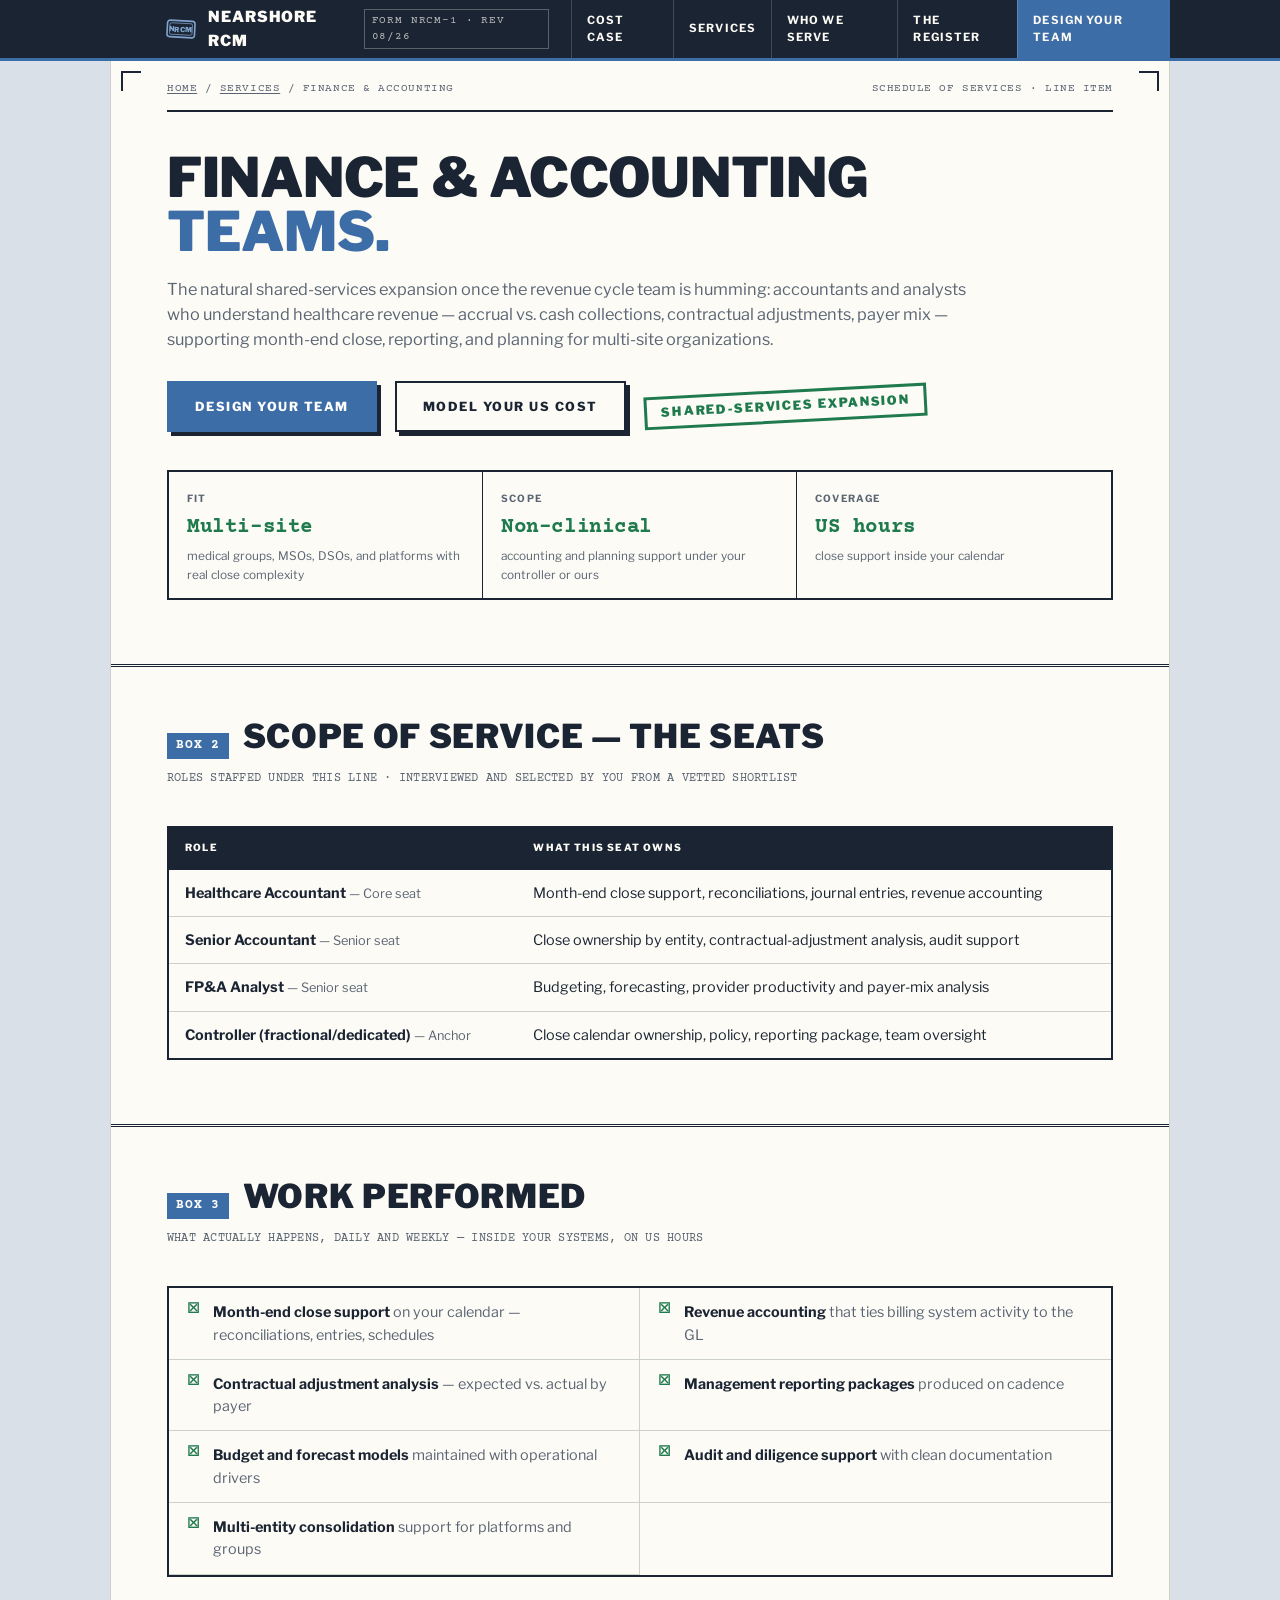
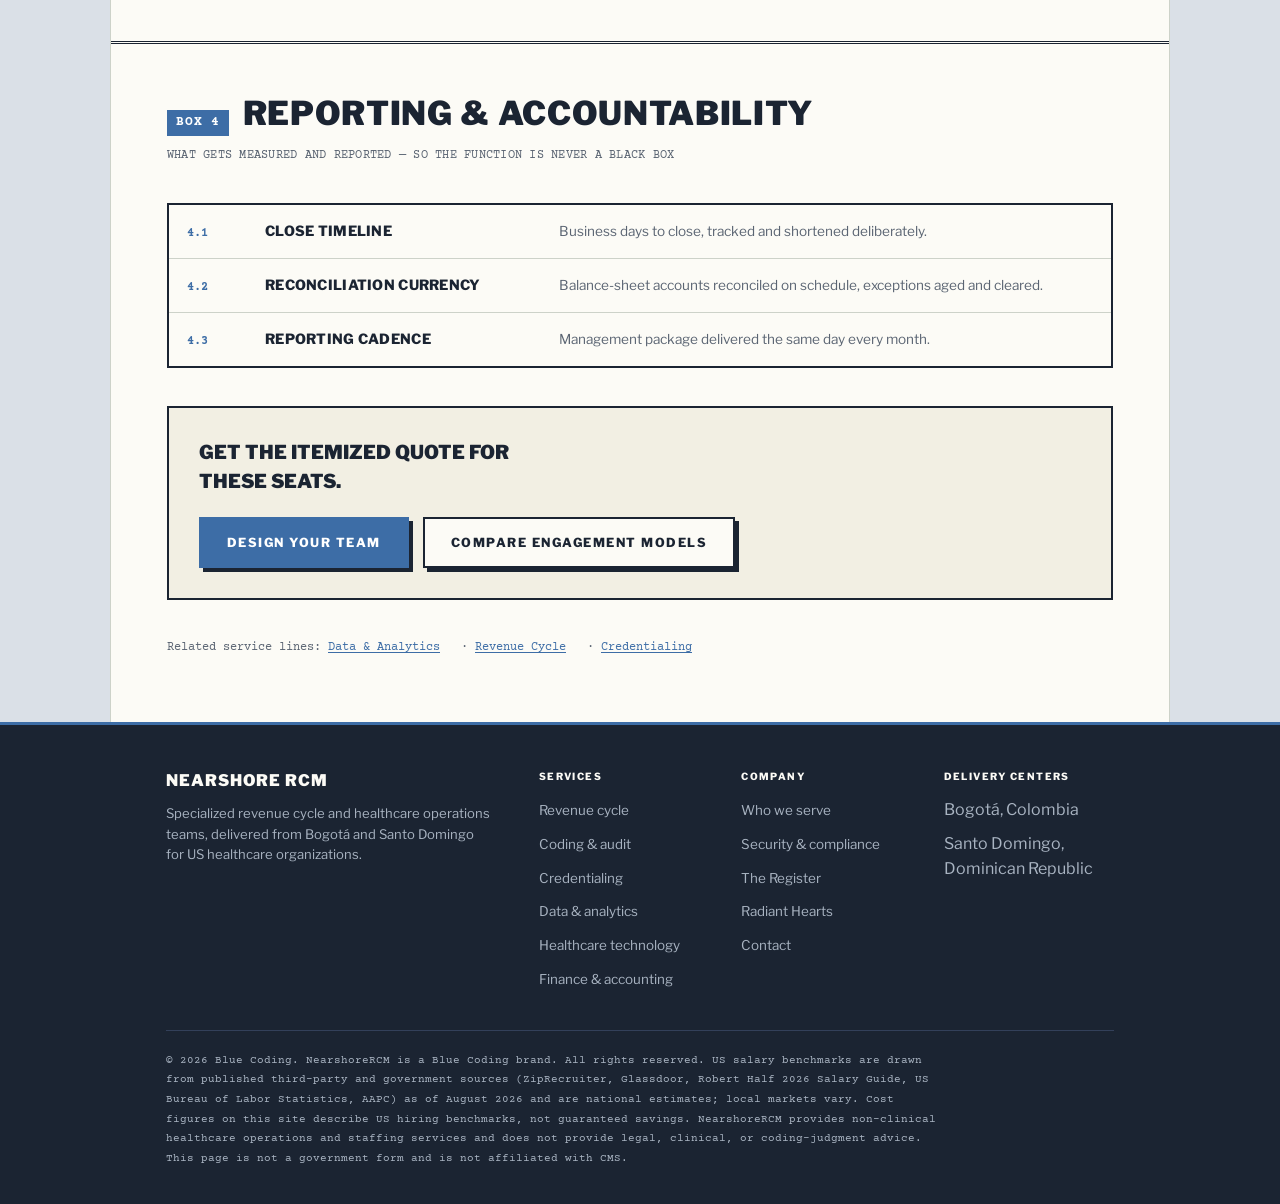
<file: services/healthcare-finance.html>
<!DOCTYPE html>
<html lang="en">
<head>
<meta charset="UTF-8">
<meta name="viewport" content="width=device-width, initial-scale=1.0">
<link rel="icon" type="image/png" href="../assets/favicon.png">
<title>Healthcare Finance & Accounting Teams | NearshoreRCM</title>
<meta name="description" content="Nearshore healthcare accounting — month-end close, revenue accounting, FP&amp;A, and controller support for medical groups, MSOs, and platforms.">
<link rel="canonical" href="https://nearshorercm.com/services/healthcare-finance">
<meta property="og:title" content="Healthcare Finance & Accounting Teams">
<meta property="og:description" content="Nearshore healthcare accounting — month-end close, revenue accounting, FP&amp;A, and controller support for medical groups, MSOs, and platforms.">
<meta property="og:type" content="website">
<meta property="og:url" content="https://nearshorercm.com/services/healthcare-finance">
<link rel="preconnect" href="https://fonts.googleapis.com">
<link rel="preconnect" href="https://fonts.gstatic.com" crossorigin>
<link href="https://fonts.googleapis.com/css2?family=Libre+Franklin:wght@400;500;600;700;800;900&family=Courier+Prime:wght@400;700&display=swap" rel="stylesheet">
<link rel="stylesheet" href="../assets/nrcm.css">
<script type="application/ld+json">{"@context":"https://schema.org","@type":"Service","name":"Healthcare Finance & Accounting Teams","provider":{"@type":"Organization","name":"NearshoreRCM","url":"https://nearshorercm.com"},"areaServed":"United States","description":"Nearshore healthcare accounting teams — month-end close, revenue accounting, FP&A, and controller support for medical groups, MSOs, DSOs, and healthcare platforms."}</script>
</head>
<body>
<header class="band">
  <div class="band-in">
    <a class="band-logo" href="../index.html"><svg class="logomark" width="30" height="20" viewBox="0 0 240 160" aria-hidden="true" style="flex-shrink:0"><g transform="rotate(3 120 80)"><rect x="10" y="14" width="220" height="132" rx="22" fill="none" stroke="#7FA3CC" stroke-width="13"/><rect x="30" y="34" width="180" height="92" rx="12" fill="none" stroke="#7FA3CC" stroke-width="6"/><text x="120" y="84" text-anchor="middle" dominant-baseline="central" font-family="'Libre Franklin', Arial, sans-serif" font-weight="900" font-size="56" letter-spacing="5" fill="#7FA3CC">NRCM</text></g></svg> Nearshore RCM <span class="formno">FORM NRCM-1 · REV 08/26</span></a>
    <nav class="band-nav" id="bandnav" aria-label="Primary">
      <a href="../index.html#case">Cost case</a>
      <a href="../index.html#services">Services</a>
      <a href="../index.html#clients">Who we serve</a>
      <a href="../register/index.html">The Register</a>
      <a href="../index.html#contact" class="band-cta">Design your team</a>
    </nav>
    <button class="menu-btn" id="menubtn" aria-expanded="false" aria-controls="bandnav">Menu</button>
  </div>
</header>
<main class="sheet">
<div class="pad">
  <div class="crumb"><span><a href="../index.html">Home</a> / <a href="../index.html#services">Services</a> / Finance & Accounting</span><span>Schedule of services · line item</span></div>
</div>

<section class="box first" aria-labelledby="h1">
  <div class="pad">
    <h1 class="pagetitle" id="h1">Finance &amp; accounting <span class="accent">teams.</span></h1>
    <p class="lede">The natural shared-services expansion once the revenue cycle team is humming: accountants and analysts who understand healthcare revenue — accrual vs. cash collections, contractual adjustments, payer mix — supporting month-end close, reporting, and planning for multi-site organizations.</p>
    <div class="ctas">
      <a href="../index.html#contact" class="btn red">Design your team</a>
      <a href="../index.html#calculator" class="btn">Model your US cost</a>
      <span class="stamp green">Shared-services expansion</span>
    </div>
    <div class="hero-fields">
<div class="hfield"><span class="lab">Fit</span><b class="grn tnum">Multi-site</b><span>medical groups, MSOs, DSOs, and platforms with real close complexity</span></div>
<div class="hfield"><span class="lab">Scope</span><b class="grn tnum">Non-clinical</b><span>accounting and planning support under your controller or ours</span></div>
<div class="hfield"><span class="lab">Coverage</span><b class="grn tnum">US hours</b><span>close support inside your calendar</span></div>
    </div>
  </div>
</section>

<section class="box" aria-labelledby="roles-h">
  <div class="pad">
    <div class="boxhead"><span class="boxno">BOX 2</span><h2 class="boxtitle" id="roles-h">Scope of service — the seats</h2></div>
    <p class="boxsub">Roles staffed under this line · interviewed and selected by you from a vetted shortlist</p>
    <div class="eob"><table>
      <thead><tr><th scope="col">Role</th><th scope="col">What this seat owns</th></tr></thead>
      <tbody>
<tr><td><b>Healthcare Accountant</b> <span class="dim">— Core seat</span></td><td>Month-end close support, reconciliations, journal entries, revenue accounting</td></tr>
<tr><td><b>Senior Accountant</b> <span class="dim">— Senior seat</span></td><td>Close ownership by entity, contractual-adjustment analysis, audit support</td></tr>
<tr><td><b>FP&A Analyst</b> <span class="dim">— Senior seat</span></td><td>Budgeting, forecasting, provider productivity and payer-mix analysis</td></tr>
<tr><td><b>Controller (fractional/dedicated)</b> <span class="dim">— Anchor</span></td><td>Close calendar ownership, policy, reporting package, team oversight</td></tr>
      </tbody>
    </table></div>
  </div>
</section>

<section class="box" aria-labelledby="daily-h">
  <div class="pad">
    <div class="boxhead"><span class="boxno">BOX 3</span><h2 class="boxtitle" id="daily-h">Work performed</h2></div>
    <p class="boxsub">What actually happens, daily and weekly — inside your systems, on US hours</p>
    <ul class="ck">
<li><b>Month-end close support</b> on your calendar — reconciliations, entries, schedules</li>
<li><b>Revenue accounting</b> that ties billing system activity to the GL</li>
<li><b>Contractual adjustment analysis</b> — expected vs. actual by payer</li>
<li><b>Management reporting packages</b> produced on cadence</li>
<li><b>Budget and forecast models</b> maintained with operational drivers</li>
<li><b>Audit and diligence support</b> with clean documentation</li>
<li><b>Multi-entity consolidation</b> support for platforms and groups</li>
    </ul>
  </div>
</section>

<section class="box" aria-labelledby="kpi-h">
  <div class="pad">
    <div class="boxhead"><span class="boxno">BOX 4</span><h2 class="boxtitle" id="kpi-h">Reporting &amp; accountability</h2></div>
    <p class="boxsub">What gets measured and reported — so the function is never a black box</p>
    <div class="kpis">
<div class="kpi"><span class="kno">4.1</span><span class="kname">Close timeline</span><p>Business days to close, tracked and shortened deliberately.</p></div>
<div class="kpi"><span class="kno">4.2</span><span class="kname">Reconciliation currency</span><p>Balance-sheet accounts reconciled on schedule, exceptions aged and cleared.</p></div>
<div class="kpi"><span class="kno">4.3</span><span class="kname">Reporting cadence</span><p>Management package delivered the same day every month.</p></div>
    </div>
    <div class="ctastrip">
      <h3>Get the itemized quote for these seats.</h3>
      <div class="grp"><a href="../index.html#contact" class="btn red">Design your team</a><a href="../index.html#models" class="btn">Compare engagement models</a></div>
    </div>
    <p class="related">Related service lines: <a href="healthcare-analytics.html">Data & Analytics</a> · <a href="revenue-cycle.html">Revenue Cycle</a> · <a href="credentialing.html">Credentialing</a></p>
  </div>
</section>

</main>
<footer class="backpage">
  <div class="padf">
    <div class="bp-grid">
      <div><span class="bp-brand">Nearshore RCM</span>
        <p class="bp-desc">Specialized revenue cycle and healthcare operations teams, delivered from Bogotá and Santo Domingo for US healthcare organizations.</p></div>
      <div><h4>Services</h4><ul>
        <li><a href="../services/revenue-cycle.html">Revenue cycle</a></li>
        <li><a href="../services/medical-coding.html">Coding &amp; audit</a></li>
        <li><a href="../services/credentialing.html">Credentialing</a></li>
        <li><a href="../services/healthcare-analytics.html">Data &amp; analytics</a></li>
        <li><a href="../services/healthcare-technology.html">Healthcare technology</a></li>
        <li><a href="../services/healthcare-finance.html">Finance &amp; accounting</a></li></ul></div>
      <div><h4>Company</h4><ul>
        <li><a href="../index.html#clients">Who we serve</a></li>
        <li><a href="../index.html#compliance">Security &amp; compliance</a></li>
        <li><a href="../register/index.html">The Register</a></li>
          <li><a href="../radiant-hearts.html">Radiant Hearts</a></li>
        <li><a href="../index.html#contact">Contact</a></li></ul></div>
      <div><h4>Delivery centers</h4><ul><li>Bogotá, Colombia</li><li>Santo Domingo, Dominican Republic</li></ul></div>
    </div>
    <div class="bp-legal"><p>© 2026 Blue Coding. NearshoreRCM is a Blue Coding brand. All rights reserved. US salary benchmarks are drawn from published third-party and government sources (ZipRecruiter, Glassdoor, Robert Half 2026 Salary Guide, US Bureau of Labor Statistics, AAPC) as of August 2026 and are national estimates; local markets vary. Cost figures on this site describe US hiring benchmarks, not guaranteed savings. NearshoreRCM provides non-clinical healthcare operations and staffing services and does not provide legal, clinical, or coding-judgment advice. This page is not a government form and is not affiliated with CMS.</p></div>
  </div>
</footer>
<script>
(function(){var b=document.getElementById('menubtn'),n=document.getElementById('bandnav');
b.addEventListener('click',function(){var o=n.classList.toggle('open');b.setAttribute('aria-expanded',o?'true':'false');});
n.addEventListener('click',function(e){if(e.target.tagName==='A'){n.classList.remove('open');b.setAttribute('aria-expanded','false');}});})();
</script>
</body>
</html>
</file>
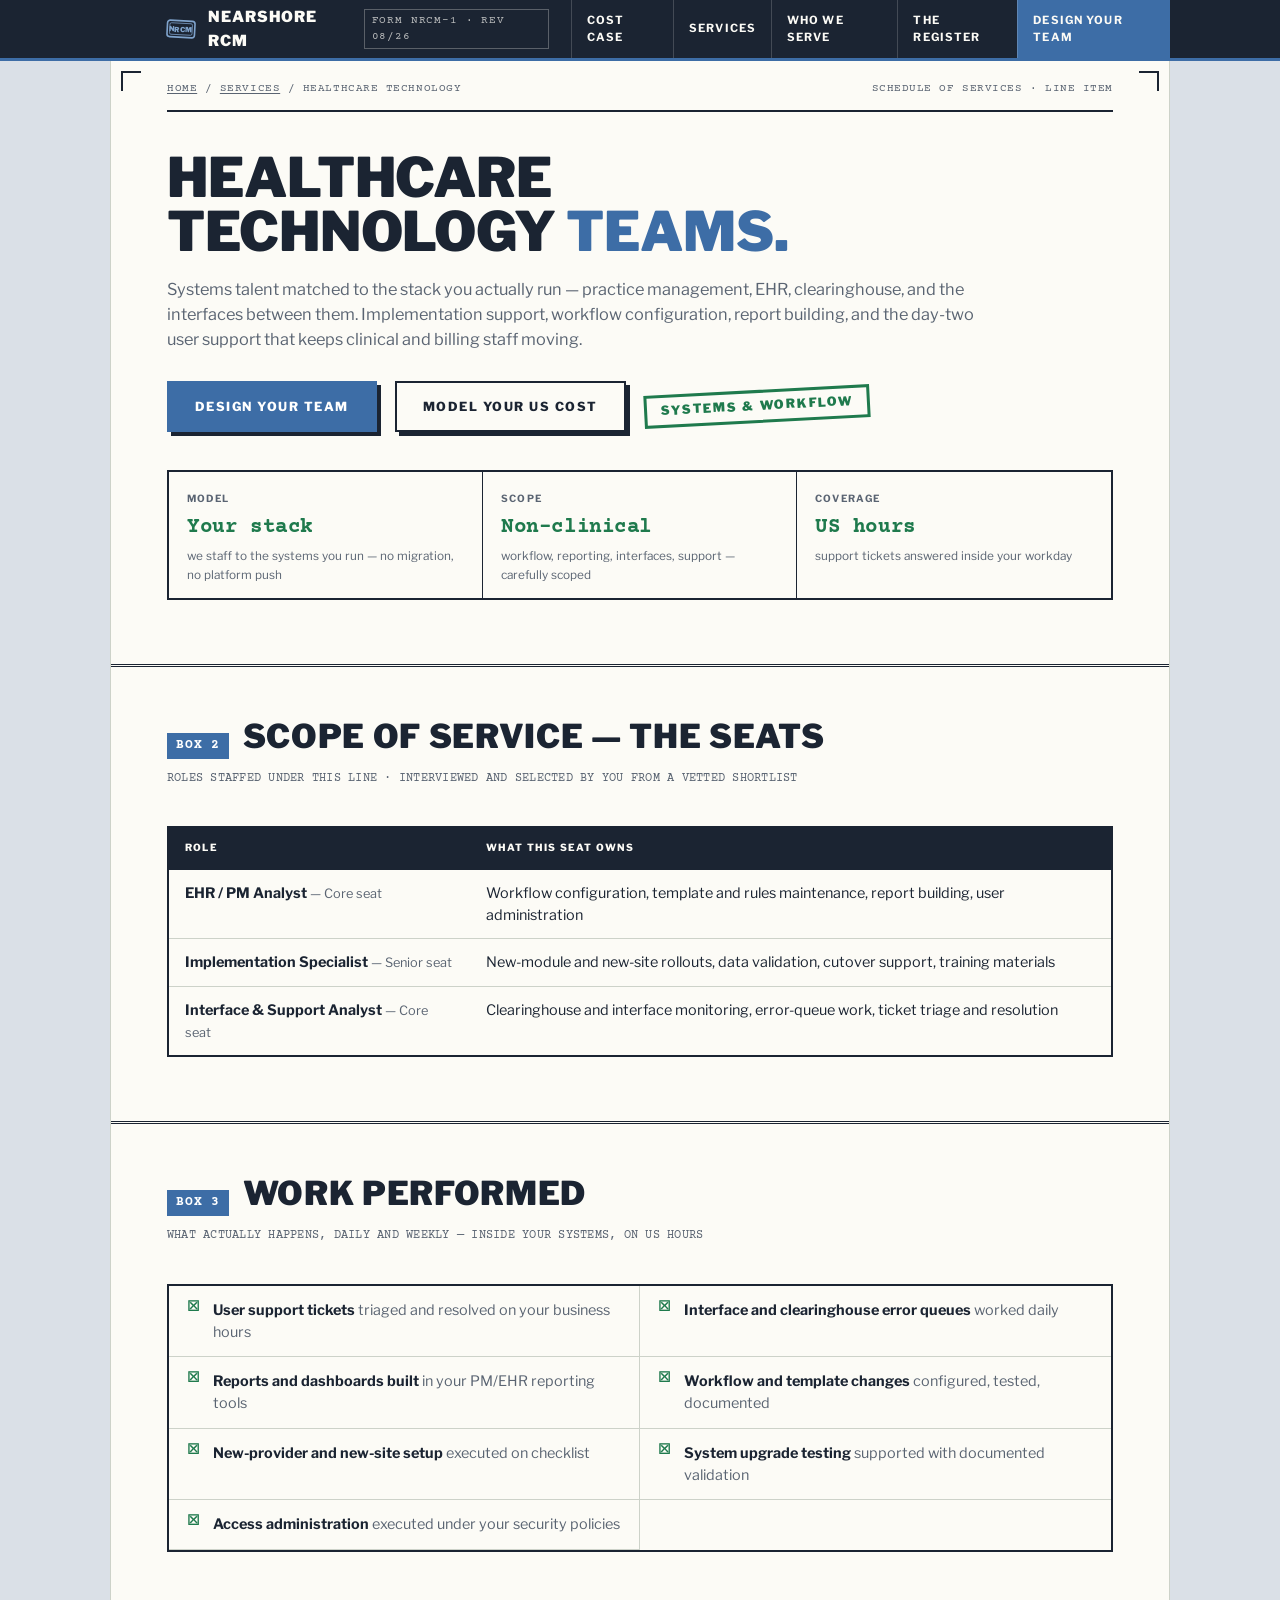
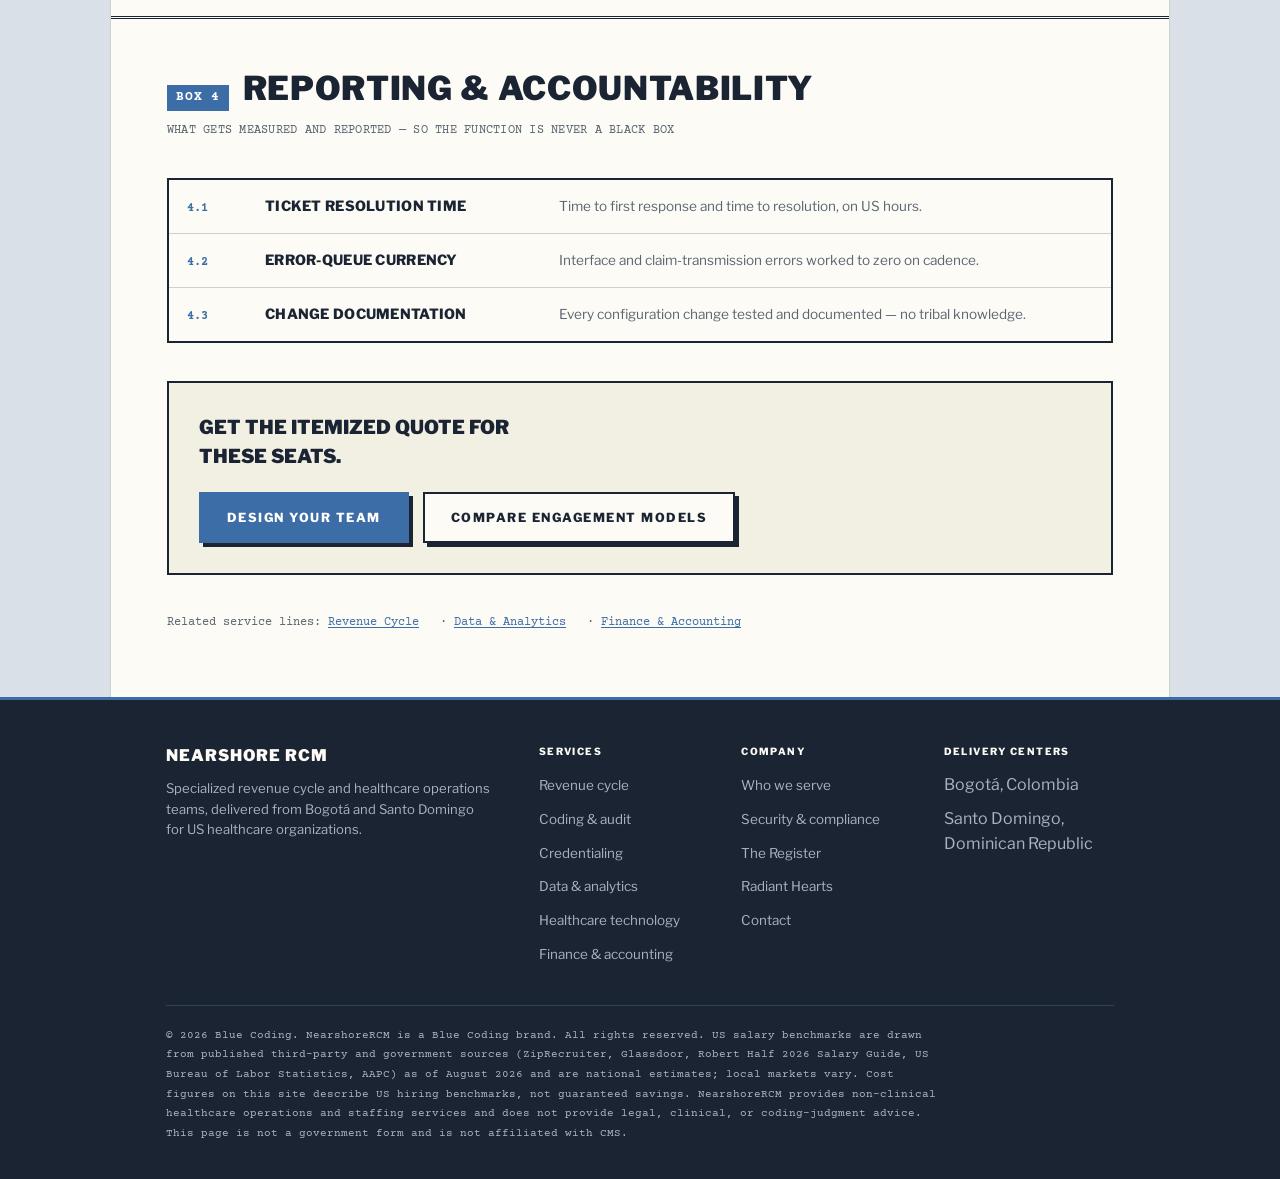
<file: services/healthcare-technology.html>
<!DOCTYPE html>
<html lang="en">
<head>
<meta charset="UTF-8">
<meta name="viewport" content="width=device-width, initial-scale=1.0">
<link rel="icon" type="image/png" href="../assets/favicon.png">
<title>EHR & Healthcare Technology Support Teams | NearshoreRCM</title>
<meta name="description" content="Nearshore EHR analysts and health-tech support — implementation, workflow configuration, reporting, interfaces, and user support on US hours.">
<link rel="canonical" href="https://nearshorercm.com/services/healthcare-technology">
<meta property="og:title" content="EHR & Healthcare Technology Support Teams">
<meta property="og:description" content="Nearshore EHR analysts and health-tech support — implementation, workflow configuration, reporting, interfaces, and user support on US hours.">
<meta property="og:type" content="website">
<meta property="og:url" content="https://nearshorercm.com/services/healthcare-technology">
<link rel="preconnect" href="https://fonts.googleapis.com">
<link rel="preconnect" href="https://fonts.gstatic.com" crossorigin>
<link href="https://fonts.googleapis.com/css2?family=Libre+Franklin:wght@400;500;600;700;800;900&family=Courier+Prime:wght@400;700&display=swap" rel="stylesheet">
<link rel="stylesheet" href="../assets/nrcm.css">
<script type="application/ld+json">{"@context":"https://schema.org","@type":"Service","name":"EHR & Healthcare Technology Support Teams","provider":{"@type":"Organization","name":"NearshoreRCM","url":"https://nearshorercm.com"},"areaServed":"United States","description":"Nearshore EHR analysts and healthcare technology support — implementation help, workflow configuration, reporting, interfaces, and user support matched to your systems."}</script>
</head>
<body>
<header class="band">
  <div class="band-in">
    <a class="band-logo" href="../index.html"><svg class="logomark" width="30" height="20" viewBox="0 0 240 160" aria-hidden="true" style="flex-shrink:0"><g transform="rotate(3 120 80)"><rect x="10" y="14" width="220" height="132" rx="22" fill="none" stroke="#7FA3CC" stroke-width="13"/><rect x="30" y="34" width="180" height="92" rx="12" fill="none" stroke="#7FA3CC" stroke-width="6"/><text x="120" y="84" text-anchor="middle" dominant-baseline="central" font-family="'Libre Franklin', Arial, sans-serif" font-weight="900" font-size="56" letter-spacing="5" fill="#7FA3CC">NRCM</text></g></svg> Nearshore RCM <span class="formno">FORM NRCM-1 · REV 08/26</span></a>
    <nav class="band-nav" id="bandnav" aria-label="Primary">
      <a href="../index.html#case">Cost case</a>
      <a href="../index.html#services">Services</a>
      <a href="../index.html#clients">Who we serve</a>
      <a href="../register/index.html">The Register</a>
      <a href="../index.html#contact" class="band-cta">Design your team</a>
    </nav>
    <button class="menu-btn" id="menubtn" aria-expanded="false" aria-controls="bandnav">Menu</button>
  </div>
</header>
<main class="sheet">
<div class="pad">
  <div class="crumb"><span><a href="../index.html">Home</a> / <a href="../index.html#services">Services</a> / Healthcare Technology</span><span>Schedule of services · line item</span></div>
</div>

<section class="box first" aria-labelledby="h1">
  <div class="pad">
    <h1 class="pagetitle" id="h1">Healthcare technology <span class="accent">teams.</span></h1>
    <p class="lede">Systems talent matched to the stack you actually run — practice management, EHR, clearinghouse, and the interfaces between them. Implementation support, workflow configuration, report building, and the day-two user support that keeps clinical and billing staff moving.</p>
    <div class="ctas">
      <a href="../index.html#contact" class="btn red">Design your team</a>
      <a href="../index.html#calculator" class="btn">Model your US cost</a>
      <span class="stamp green">Systems &amp; workflow</span>
    </div>
    <div class="hero-fields">
<div class="hfield"><span class="lab">Model</span><b class="grn tnum">Your stack</b><span>we staff to the systems you run — no migration, no platform push</span></div>
<div class="hfield"><span class="lab">Scope</span><b class="grn tnum">Non-clinical</b><span>workflow, reporting, interfaces, support — carefully scoped</span></div>
<div class="hfield"><span class="lab">Coverage</span><b class="grn tnum">US hours</b><span>support tickets answered inside your workday</span></div>
    </div>
  </div>
</section>

<section class="box" aria-labelledby="roles-h">
  <div class="pad">
    <div class="boxhead"><span class="boxno">BOX 2</span><h2 class="boxtitle" id="roles-h">Scope of service — the seats</h2></div>
    <p class="boxsub">Roles staffed under this line · interviewed and selected by you from a vetted shortlist</p>
    <div class="eob"><table>
      <thead><tr><th scope="col">Role</th><th scope="col">What this seat owns</th></tr></thead>
      <tbody>
<tr><td><b>EHR / PM Analyst</b> <span class="dim">— Core seat</span></td><td>Workflow configuration, template and rules maintenance, report building, user administration</td></tr>
<tr><td><b>Implementation Specialist</b> <span class="dim">— Senior seat</span></td><td>New-module and new-site rollouts, data validation, cutover support, training materials</td></tr>
<tr><td><b>Interface & Support Analyst</b> <span class="dim">— Core seat</span></td><td>Clearinghouse and interface monitoring, error-queue work, ticket triage and resolution</td></tr>
      </tbody>
    </table></div>
  </div>
</section>

<section class="box" aria-labelledby="daily-h">
  <div class="pad">
    <div class="boxhead"><span class="boxno">BOX 3</span><h2 class="boxtitle" id="daily-h">Work performed</h2></div>
    <p class="boxsub">What actually happens, daily and weekly — inside your systems, on US hours</p>
    <ul class="ck">
<li><b>User support tickets</b> triaged and resolved on your business hours</li>
<li><b>Interface and clearinghouse error queues</b> worked daily</li>
<li><b>Reports and dashboards built</b> in your PM/EHR reporting tools</li>
<li><b>Workflow and template changes</b> configured, tested, documented</li>
<li><b>New-provider and new-site setup</b> executed on checklist</li>
<li><b>System upgrade testing</b> supported with documented validation</li>
<li><b>Access administration</b> executed under your security policies</li>
    </ul>
  </div>
</section>

<section class="box" aria-labelledby="kpi-h">
  <div class="pad">
    <div class="boxhead"><span class="boxno">BOX 4</span><h2 class="boxtitle" id="kpi-h">Reporting &amp; accountability</h2></div>
    <p class="boxsub">What gets measured and reported — so the function is never a black box</p>
    <div class="kpis">
<div class="kpi"><span class="kno">4.1</span><span class="kname">Ticket resolution time</span><p>Time to first response and time to resolution, on US hours.</p></div>
<div class="kpi"><span class="kno">4.2</span><span class="kname">Error-queue currency</span><p>Interface and claim-transmission errors worked to zero on cadence.</p></div>
<div class="kpi"><span class="kno">4.3</span><span class="kname">Change documentation</span><p>Every configuration change tested and documented — no tribal knowledge.</p></div>
    </div>
    <div class="ctastrip">
      <h3>Get the itemized quote for these seats.</h3>
      <div class="grp"><a href="../index.html#contact" class="btn red">Design your team</a><a href="../index.html#models" class="btn">Compare engagement models</a></div>
    </div>
    <p class="related">Related service lines: <a href="revenue-cycle.html">Revenue Cycle</a> · <a href="healthcare-analytics.html">Data & Analytics</a> · <a href="healthcare-finance.html">Finance & Accounting</a></p>
  </div>
</section>

</main>
<footer class="backpage">
  <div class="padf">
    <div class="bp-grid">
      <div><span class="bp-brand">Nearshore RCM</span>
        <p class="bp-desc">Specialized revenue cycle and healthcare operations teams, delivered from Bogotá and Santo Domingo for US healthcare organizations.</p></div>
      <div><h4>Services</h4><ul>
        <li><a href="../services/revenue-cycle.html">Revenue cycle</a></li>
        <li><a href="../services/medical-coding.html">Coding &amp; audit</a></li>
        <li><a href="../services/credentialing.html">Credentialing</a></li>
        <li><a href="../services/healthcare-analytics.html">Data &amp; analytics</a></li>
        <li><a href="../services/healthcare-technology.html">Healthcare technology</a></li>
        <li><a href="../services/healthcare-finance.html">Finance &amp; accounting</a></li></ul></div>
      <div><h4>Company</h4><ul>
        <li><a href="../index.html#clients">Who we serve</a></li>
        <li><a href="../index.html#compliance">Security &amp; compliance</a></li>
        <li><a href="../register/index.html">The Register</a></li>
          <li><a href="../radiant-hearts.html">Radiant Hearts</a></li>
        <li><a href="../index.html#contact">Contact</a></li></ul></div>
      <div><h4>Delivery centers</h4><ul><li>Bogotá, Colombia</li><li>Santo Domingo, Dominican Republic</li></ul></div>
    </div>
    <div class="bp-legal"><p>© 2026 Blue Coding. NearshoreRCM is a Blue Coding brand. All rights reserved. US salary benchmarks are drawn from published third-party and government sources (ZipRecruiter, Glassdoor, Robert Half 2026 Salary Guide, US Bureau of Labor Statistics, AAPC) as of August 2026 and are national estimates; local markets vary. Cost figures on this site describe US hiring benchmarks, not guaranteed savings. NearshoreRCM provides non-clinical healthcare operations and staffing services and does not provide legal, clinical, or coding-judgment advice. This page is not a government form and is not affiliated with CMS.</p></div>
  </div>
</footer>
<script>
(function(){var b=document.getElementById('menubtn'),n=document.getElementById('bandnav');
b.addEventListener('click',function(){var o=n.classList.toggle('open');b.setAttribute('aria-expanded',o?'true':'false');});
n.addEventListener('click',function(e){if(e.target.tagName==='A'){n.classList.remove('open');b.setAttribute('aria-expanded','false');}});})();
</script>
</body>
</html>
</file>
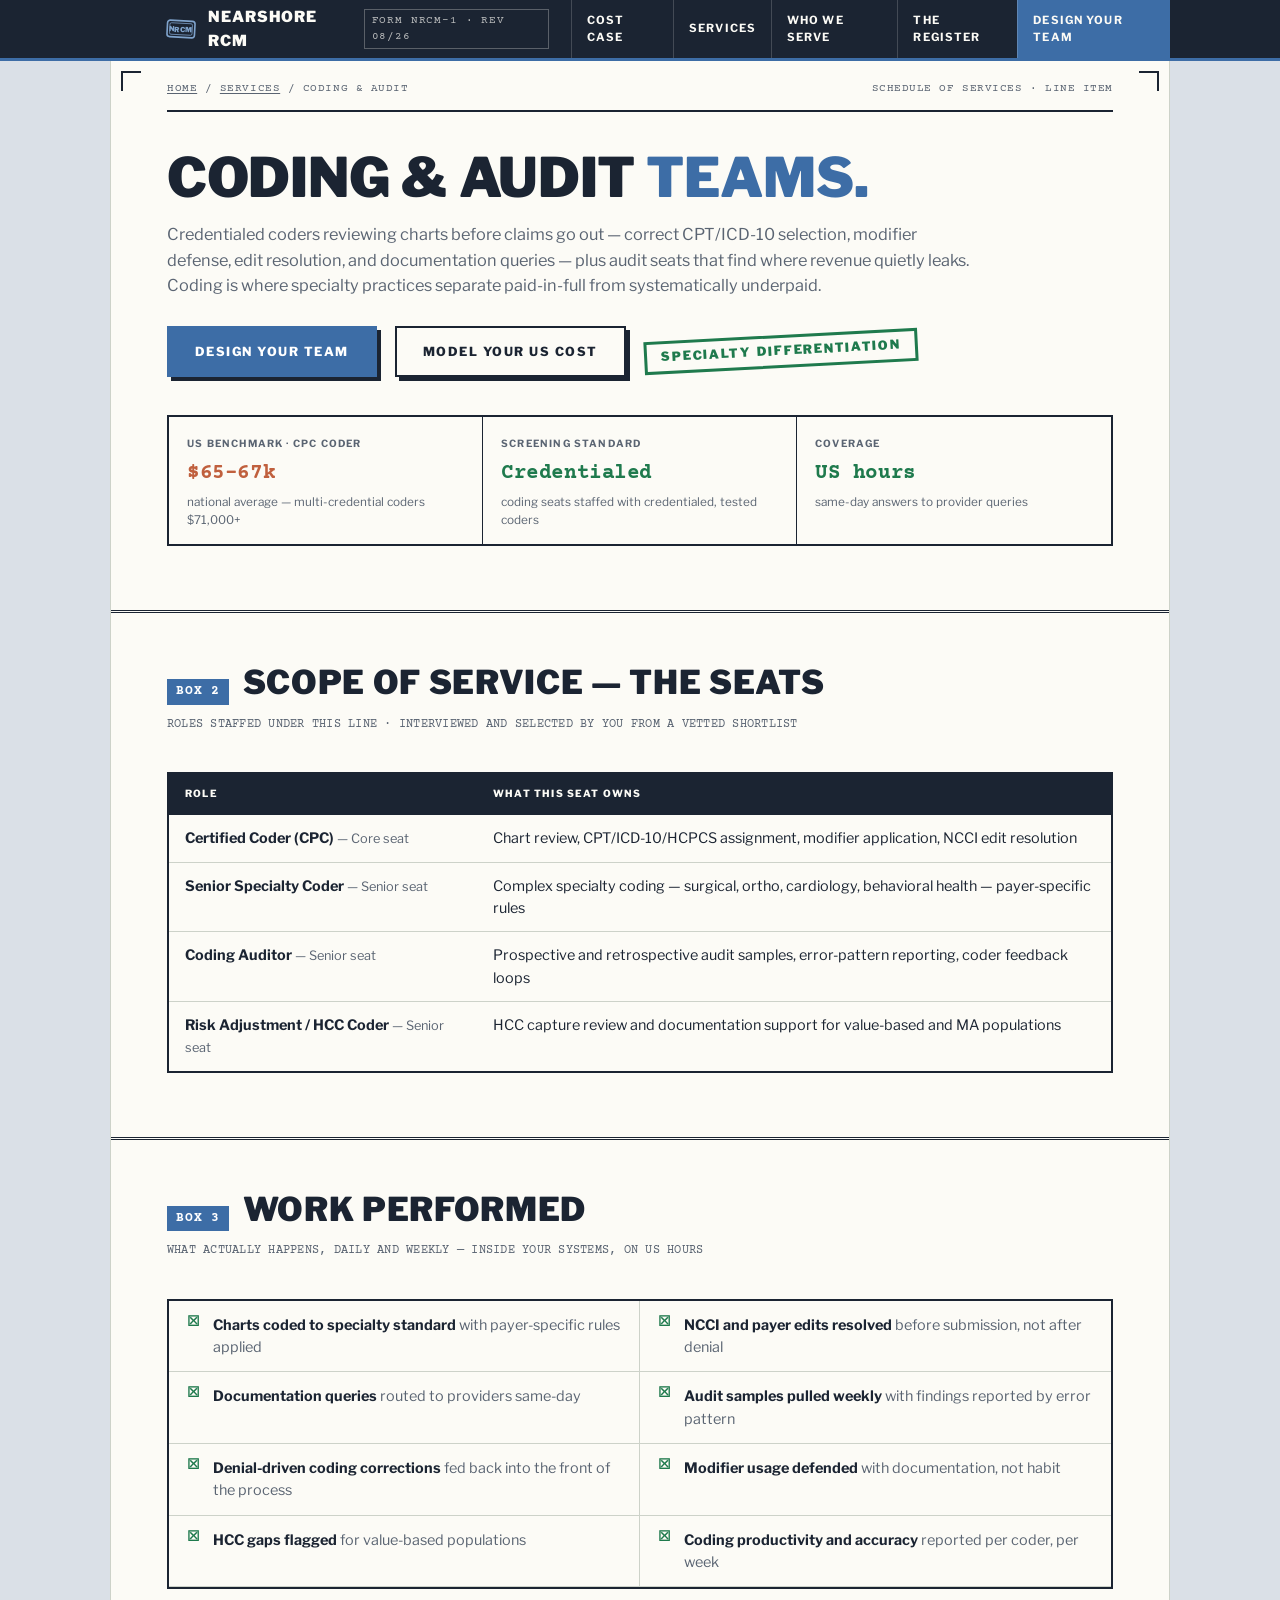
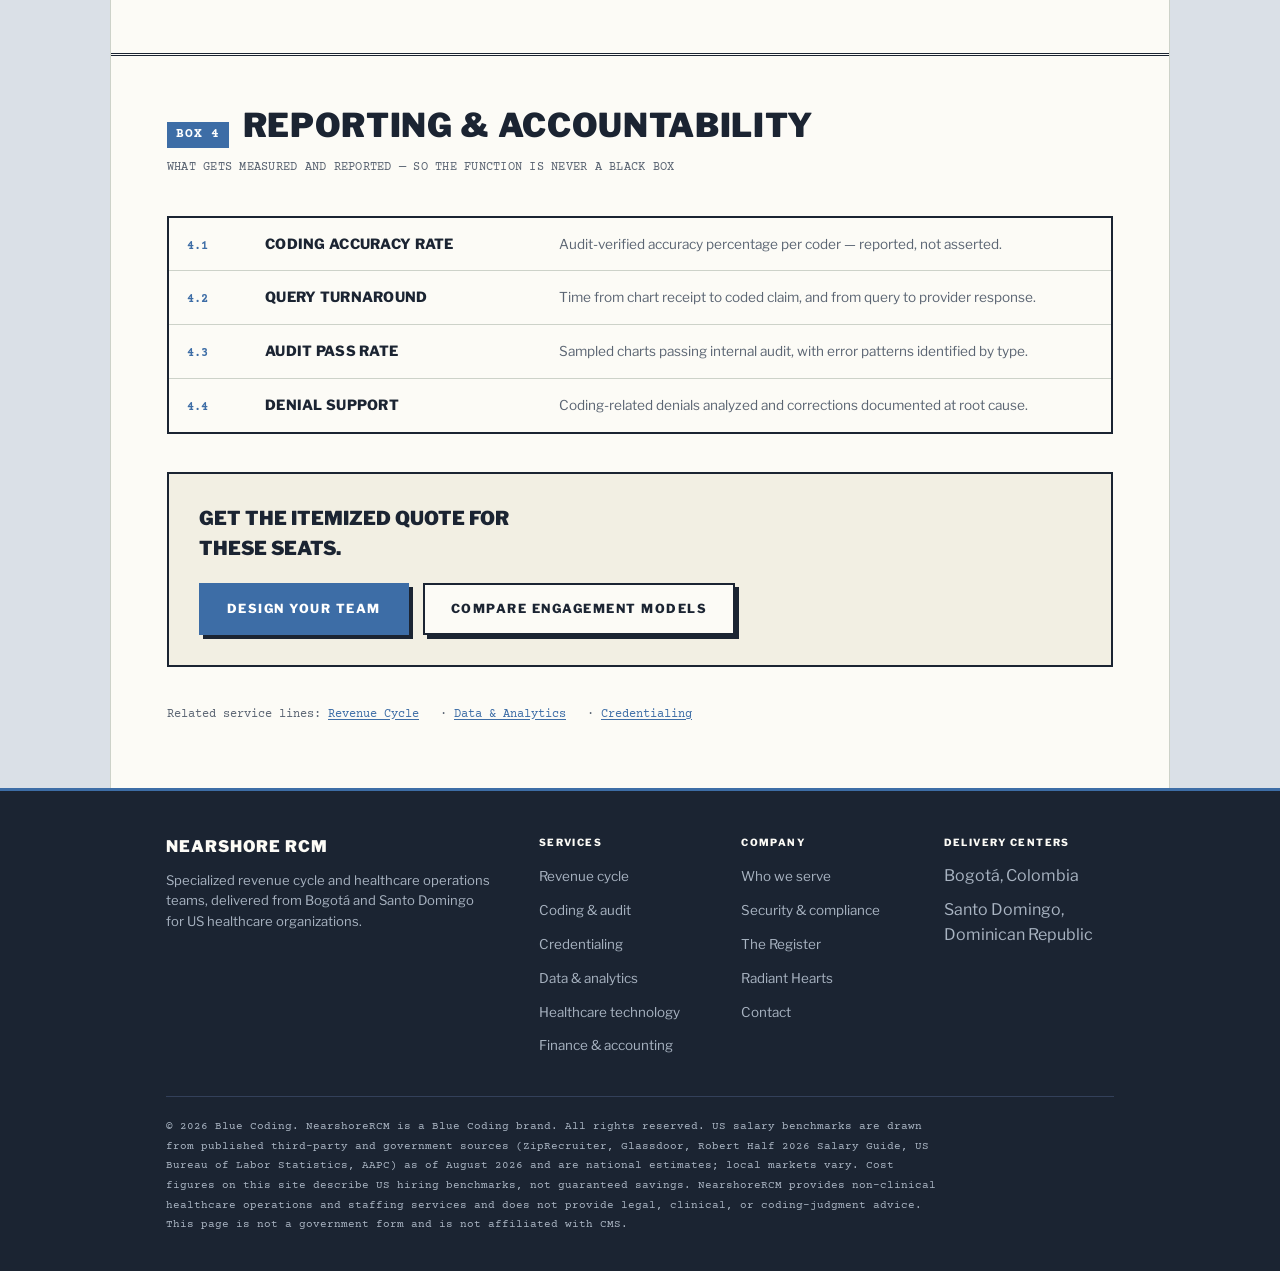
<file: services/medical-coding.html>
<!DOCTYPE html>
<html lang="en">
<head>
<meta charset="UTF-8">
<meta name="viewport" content="width=device-width, initial-scale=1.0">
<link rel="icon" type="image/png" href="../assets/favicon.png">
<title>Nearshore Medical Coding & Audit Teams (CPC) | NearshoreRCM</title>
<meta name="description" content="Credentialed nearshore medical coders and auditors — specialty coding, NCCI edits, documentation queries, and HCC review — on US working hours.">
<link rel="canonical" href="https://nearshorercm.com/services/medical-coding">
<meta property="og:title" content="Nearshore Medical Coding & Audit Teams (CPC)">
<meta property="og:description" content="Credentialed nearshore medical coders and auditors — specialty coding, NCCI edits, documentation queries, and HCC review — on US working hours.">
<meta property="og:type" content="website">
<meta property="og:url" content="https://nearshorercm.com/services/medical-coding">
<link rel="preconnect" href="https://fonts.googleapis.com">
<link rel="preconnect" href="https://fonts.gstatic.com" crossorigin>
<link href="https://fonts.googleapis.com/css2?family=Libre+Franklin:wght@400;500;600;700;800;900&family=Courier+Prime:wght@400;700&display=swap" rel="stylesheet">
<link rel="stylesheet" href="../assets/nrcm.css">
<script type="application/ld+json">{"@context":"https://schema.org","@type":"Service","name":"Nearshore Medical Coding & Audit Teams","provider":{"@type":"Organization","name":"NearshoreRCM","url":"https://nearshorercm.com"},"areaServed":"United States","description":"Credentialed nearshore medical coders and coding auditors — specialty coding, NCCI edits, documentation queries, audits, and HCC/risk adjustment — on US working hours."}</script>
</head>
<body>
<header class="band">
  <div class="band-in">
    <a class="band-logo" href="../index.html"><svg class="logomark" width="30" height="20" viewBox="0 0 240 160" aria-hidden="true" style="flex-shrink:0"><g transform="rotate(3 120 80)"><rect x="10" y="14" width="220" height="132" rx="22" fill="none" stroke="#7FA3CC" stroke-width="13"/><rect x="30" y="34" width="180" height="92" rx="12" fill="none" stroke="#7FA3CC" stroke-width="6"/><text x="120" y="84" text-anchor="middle" dominant-baseline="central" font-family="'Libre Franklin', Arial, sans-serif" font-weight="900" font-size="56" letter-spacing="5" fill="#7FA3CC">NRCM</text></g></svg> Nearshore RCM <span class="formno">FORM NRCM-1 · REV 08/26</span></a>
    <nav class="band-nav" id="bandnav" aria-label="Primary">
      <a href="../index.html#case">Cost case</a>
      <a href="../index.html#services">Services</a>
      <a href="../index.html#clients">Who we serve</a>
      <a href="../register/index.html">The Register</a>
      <a href="../index.html#contact" class="band-cta">Design your team</a>
    </nav>
    <button class="menu-btn" id="menubtn" aria-expanded="false" aria-controls="bandnav">Menu</button>
  </div>
</header>
<main class="sheet">
<div class="pad">
  <div class="crumb"><span><a href="../index.html">Home</a> / <a href="../index.html#services">Services</a> / Coding & Audit</span><span>Schedule of services · line item</span></div>
</div>

<section class="box first" aria-labelledby="h1">
  <div class="pad">
    <h1 class="pagetitle" id="h1">Coding &amp; audit <span class="accent">teams.</span></h1>
    <p class="lede">Credentialed coders reviewing charts before claims go out — correct CPT/ICD-10 selection, modifier defense, edit resolution, and documentation queries — plus audit seats that find where revenue quietly leaks. Coding is where specialty practices separate paid-in-full from systematically underpaid.</p>
    <div class="ctas">
      <a href="../index.html#contact" class="btn red">Design your team</a>
      <a href="../index.html#calculator" class="btn">Model your US cost</a>
      <span class="stamp green">Specialty differentiation</span>
    </div>
    <div class="hero-fields">
<div class="hfield"><span class="lab">US benchmark · CPC coder</span><b class="crl tnum">$65–67k</b><span>national average — multi-credential coders $71,000+</span></div>
<div class="hfield"><span class="lab">Screening standard</span><b class="grn tnum">Credentialed</b><span>coding seats staffed with credentialed, tested coders</span></div>
<div class="hfield"><span class="lab">Coverage</span><b class="grn tnum">US hours</b><span>same-day answers to provider queries</span></div>
    </div>
  </div>
</section>

<section class="box" aria-labelledby="roles-h">
  <div class="pad">
    <div class="boxhead"><span class="boxno">BOX 2</span><h2 class="boxtitle" id="roles-h">Scope of service — the seats</h2></div>
    <p class="boxsub">Roles staffed under this line · interviewed and selected by you from a vetted shortlist</p>
    <div class="eob"><table>
      <thead><tr><th scope="col">Role</th><th scope="col">What this seat owns</th></tr></thead>
      <tbody>
<tr><td><b>Certified Coder (CPC)</b> <span class="dim">— Core seat</span></td><td>Chart review, CPT/ICD-10/HCPCS assignment, modifier application, NCCI edit resolution</td></tr>
<tr><td><b>Senior Specialty Coder</b> <span class="dim">— Senior seat</span></td><td>Complex specialty coding — surgical, ortho, cardiology, behavioral health — payer-specific rules</td></tr>
<tr><td><b>Coding Auditor</b> <span class="dim">— Senior seat</span></td><td>Prospective and retrospective audit samples, error-pattern reporting, coder feedback loops</td></tr>
<tr><td><b>Risk Adjustment / HCC Coder</b> <span class="dim">— Senior seat</span></td><td>HCC capture review and documentation support for value-based and MA populations</td></tr>
      </tbody>
    </table></div>
  </div>
</section>

<section class="box" aria-labelledby="daily-h">
  <div class="pad">
    <div class="boxhead"><span class="boxno">BOX 3</span><h2 class="boxtitle" id="daily-h">Work performed</h2></div>
    <p class="boxsub">What actually happens, daily and weekly — inside your systems, on US hours</p>
    <ul class="ck">
<li><b>Charts coded to specialty standard</b> with payer-specific rules applied</li>
<li><b>NCCI and payer edits resolved</b> before submission, not after denial</li>
<li><b>Documentation queries</b> routed to providers same-day</li>
<li><b>Audit samples pulled weekly</b> with findings reported by error pattern</li>
<li><b>Denial-driven coding corrections</b> fed back into the front of the process</li>
<li><b>Modifier usage defended</b> with documentation, not habit</li>
<li><b>HCC gaps flagged</b> for value-based populations</li>
<li><b>Coding productivity and accuracy</b> reported per coder, per week</li>
    </ul>
  </div>
</section>

<section class="box" aria-labelledby="kpi-h">
  <div class="pad">
    <div class="boxhead"><span class="boxno">BOX 4</span><h2 class="boxtitle" id="kpi-h">Reporting &amp; accountability</h2></div>
    <p class="boxsub">What gets measured and reported — so the function is never a black box</p>
    <div class="kpis">
<div class="kpi"><span class="kno">4.1</span><span class="kname">Coding accuracy rate</span><p>Audit-verified accuracy percentage per coder — reported, not asserted.</p></div>
<div class="kpi"><span class="kno">4.2</span><span class="kname">Query turnaround</span><p>Time from chart receipt to coded claim, and from query to provider response.</p></div>
<div class="kpi"><span class="kno">4.3</span><span class="kname">Audit pass rate</span><p>Sampled charts passing internal audit, with error patterns identified by type.</p></div>
<div class="kpi"><span class="kno">4.4</span><span class="kname">Denial support</span><p>Coding-related denials analyzed and corrections documented at root cause.</p></div>
    </div>
    <div class="ctastrip">
      <h3>Get the itemized quote for these seats.</h3>
      <div class="grp"><a href="../index.html#contact" class="btn red">Design your team</a><a href="../index.html#models" class="btn">Compare engagement models</a></div>
    </div>
    <p class="related">Related service lines: <a href="revenue-cycle.html">Revenue Cycle</a> · <a href="healthcare-analytics.html">Data & Analytics</a> · <a href="credentialing.html">Credentialing</a></p>
  </div>
</section>

</main>
<footer class="backpage">
  <div class="padf">
    <div class="bp-grid">
      <div><span class="bp-brand">Nearshore RCM</span>
        <p class="bp-desc">Specialized revenue cycle and healthcare operations teams, delivered from Bogotá and Santo Domingo for US healthcare organizations.</p></div>
      <div><h4>Services</h4><ul>
        <li><a href="../services/revenue-cycle.html">Revenue cycle</a></li>
        <li><a href="../services/medical-coding.html">Coding &amp; audit</a></li>
        <li><a href="../services/credentialing.html">Credentialing</a></li>
        <li><a href="../services/healthcare-analytics.html">Data &amp; analytics</a></li>
        <li><a href="../services/healthcare-technology.html">Healthcare technology</a></li>
        <li><a href="../services/healthcare-finance.html">Finance &amp; accounting</a></li></ul></div>
      <div><h4>Company</h4><ul>
        <li><a href="../index.html#clients">Who we serve</a></li>
        <li><a href="../index.html#compliance">Security &amp; compliance</a></li>
        <li><a href="../register/index.html">The Register</a></li>
          <li><a href="../radiant-hearts.html">Radiant Hearts</a></li>
        <li><a href="../index.html#contact">Contact</a></li></ul></div>
      <div><h4>Delivery centers</h4><ul><li>Bogotá, Colombia</li><li>Santo Domingo, Dominican Republic</li></ul></div>
    </div>
    <div class="bp-legal"><p>© 2026 Blue Coding. NearshoreRCM is a Blue Coding brand. All rights reserved. US salary benchmarks are drawn from published third-party and government sources (ZipRecruiter, Glassdoor, Robert Half 2026 Salary Guide, US Bureau of Labor Statistics, AAPC) as of August 2026 and are national estimates; local markets vary. Cost figures on this site describe US hiring benchmarks, not guaranteed savings. NearshoreRCM provides non-clinical healthcare operations and staffing services and does not provide legal, clinical, or coding-judgment advice. This page is not a government form and is not affiliated with CMS.</p></div>
  </div>
</footer>
<script>
(function(){var b=document.getElementById('menubtn'),n=document.getElementById('bandnav');
b.addEventListener('click',function(){var o=n.classList.toggle('open');b.setAttribute('aria-expanded',o?'true':'false');});
n.addEventListener('click',function(e){if(e.target.tagName==='A'){n.classList.remove('open');b.setAttribute('aria-expanded','false');}});})();
</script>
</body>
</html>
</file>
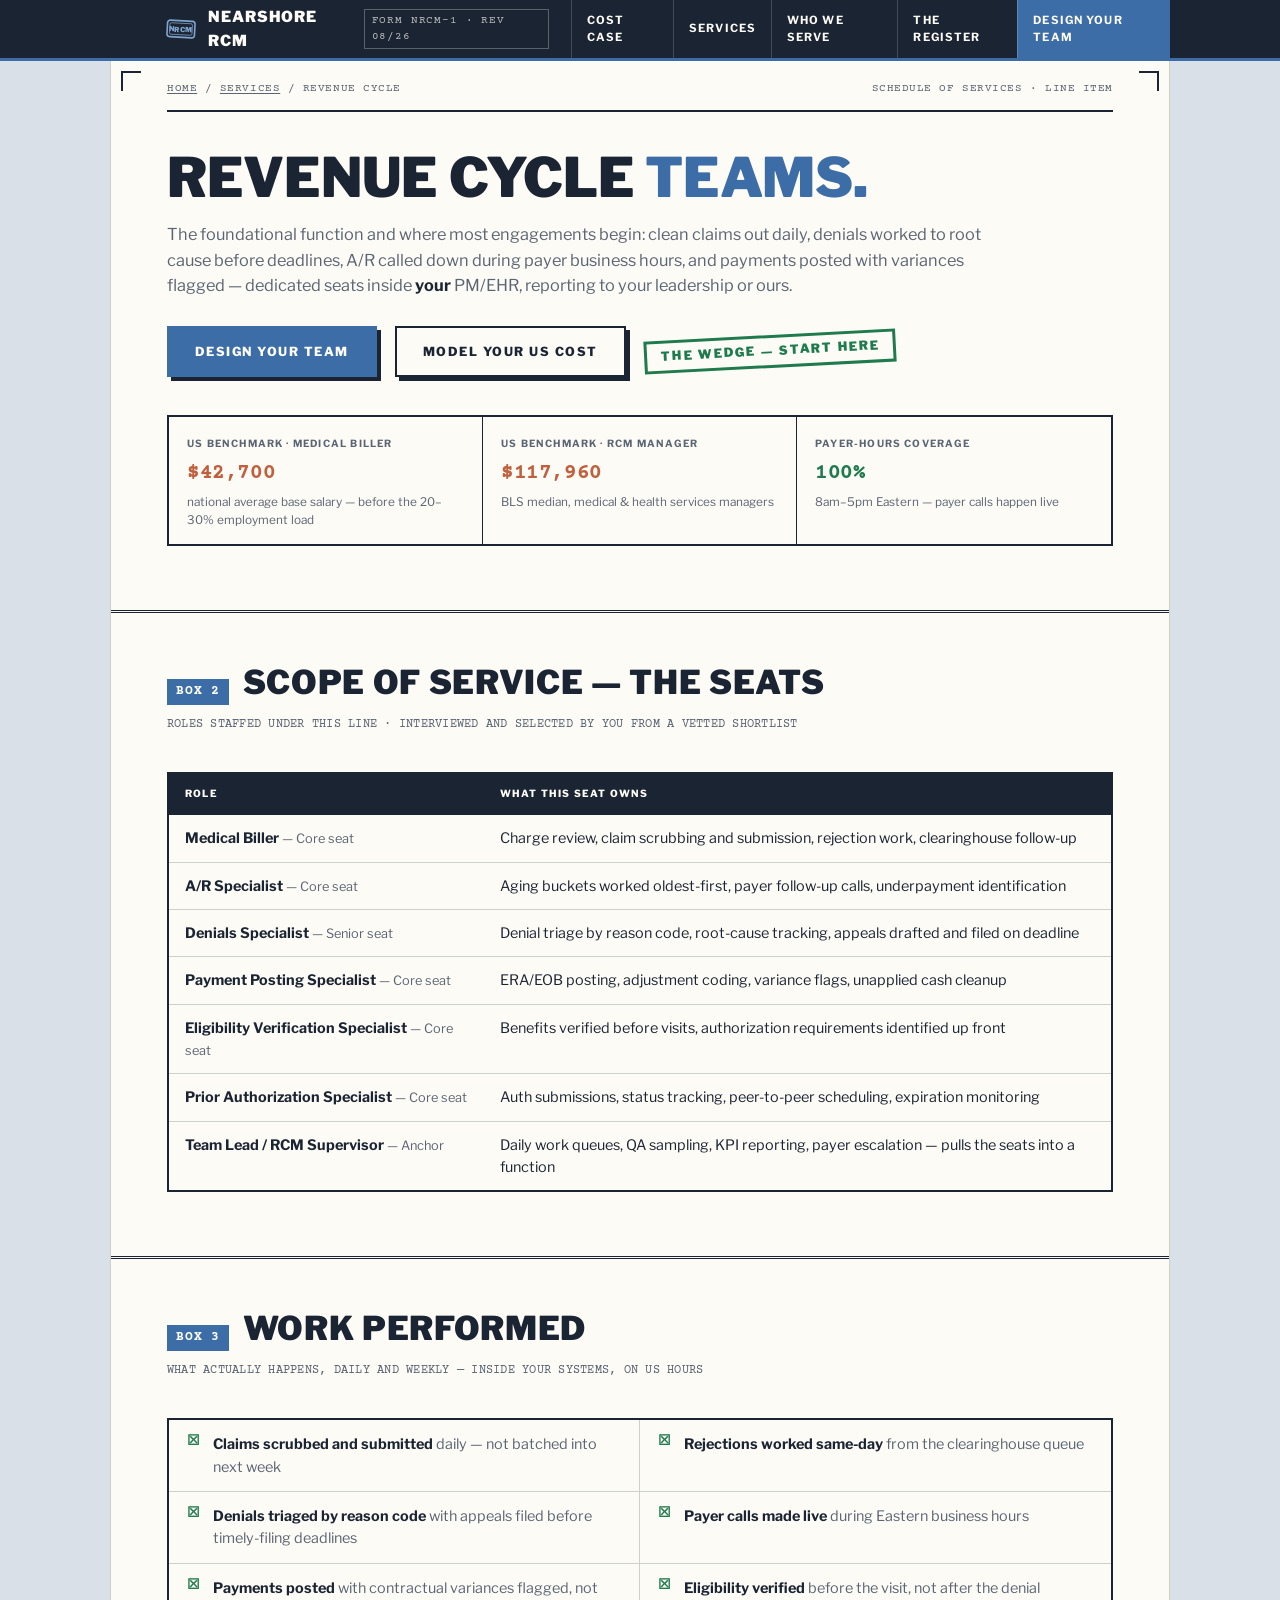
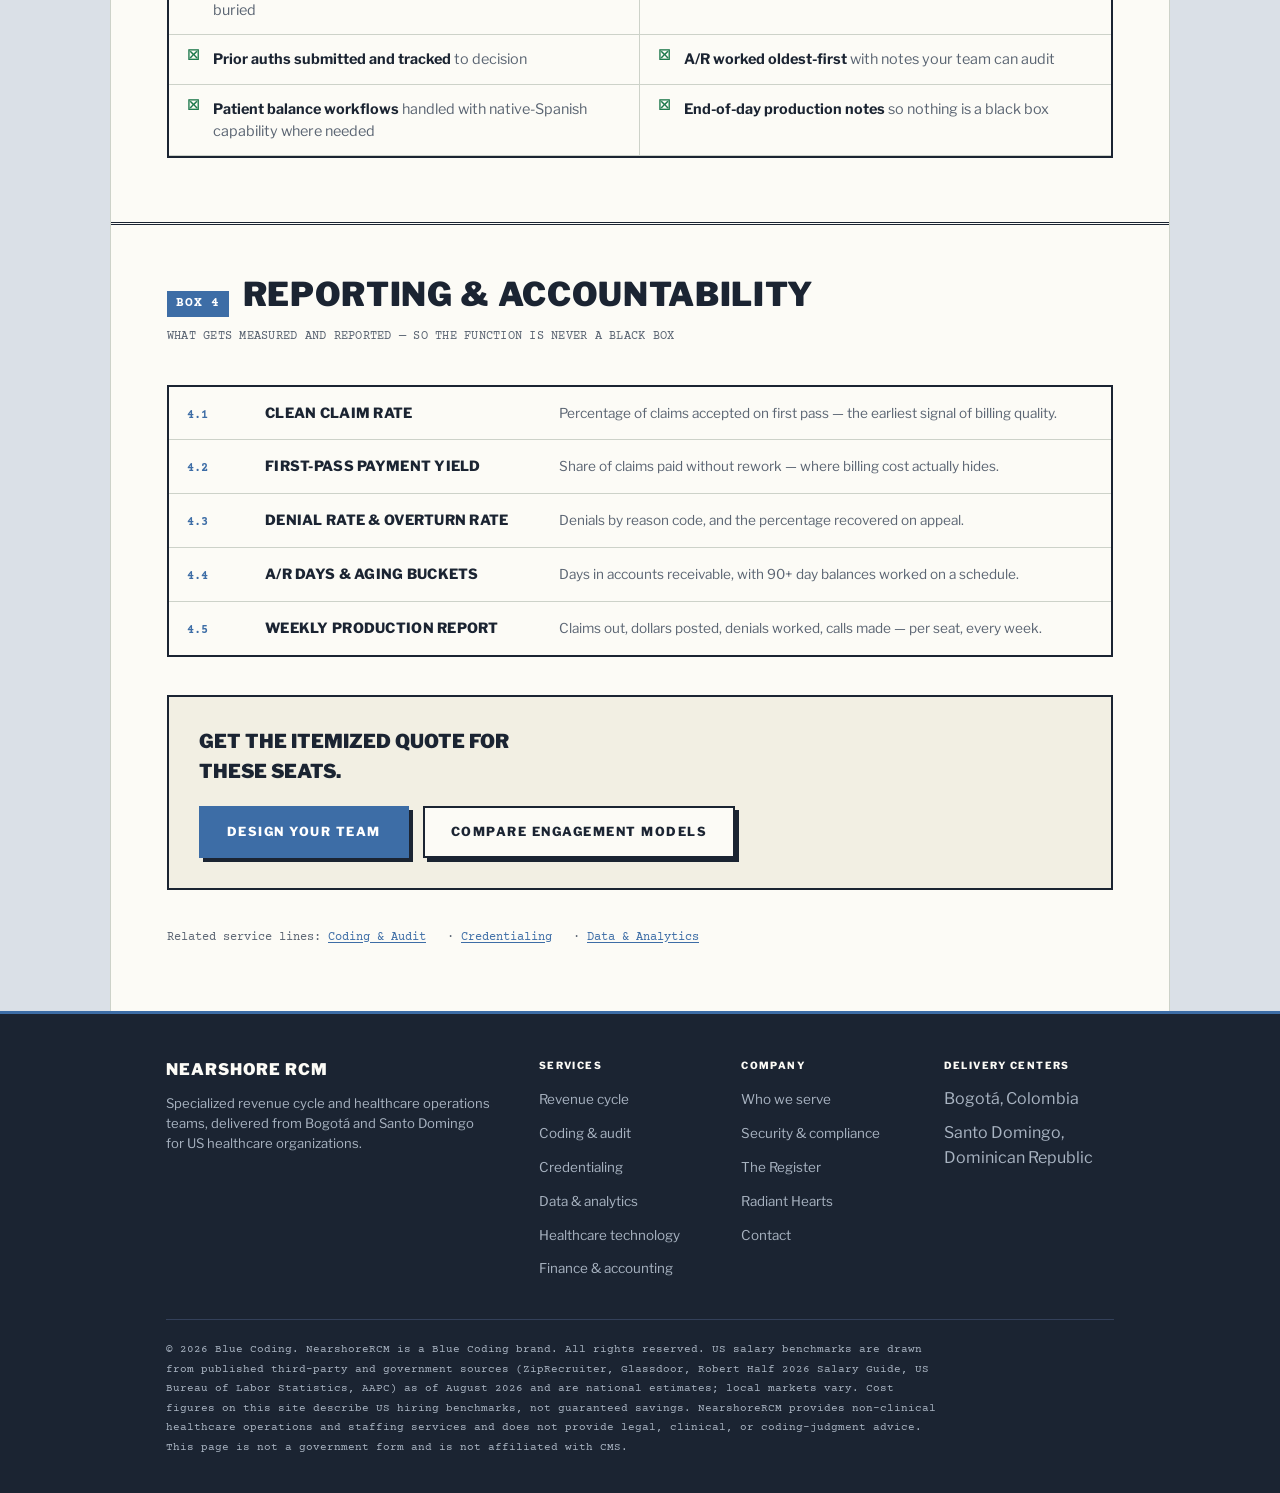
<file: services/revenue-cycle.html>
<!DOCTYPE html>
<html lang="en">
<head>
<meta charset="UTF-8">
<meta name="viewport" content="width=device-width, initial-scale=1.0">
<link rel="icon" type="image/png" href="../assets/favicon.png">
<title>Nearshore Medical Billing & Revenue Cycle Teams | NearshoreRCM</title>
<meta name="description" content="Nearshore medical billing teams — billers, A/R and denials specialists, posting, eligibility, and prior auth — US hours, inside your PM/EHR.">
<link rel="canonical" href="https://nearshorercm.com/services/revenue-cycle">
<meta property="og:title" content="Nearshore Medical Billing & Revenue Cycle Teams">
<meta property="og:description" content="Nearshore medical billing teams — billers, A/R and denials specialists, posting, eligibility, and prior auth — US hours, inside your PM/EHR.">
<meta property="og:type" content="website">
<meta property="og:url" content="https://nearshorercm.com/services/revenue-cycle">
<link rel="preconnect" href="https://fonts.googleapis.com">
<link rel="preconnect" href="https://fonts.gstatic.com" crossorigin>
<link href="https://fonts.googleapis.com/css2?family=Libre+Franklin:wght@400;500;600;700;800;900&family=Courier+Prime:wght@400;700&display=swap" rel="stylesheet">
<link rel="stylesheet" href="../assets/nrcm.css">
<script type="application/ld+json">{"@context":"https://schema.org","@type":"Service","name":"Nearshore Revenue Cycle & Medical Billing Teams","provider":{"@type":"Organization","name":"NearshoreRCM","url":"https://nearshorercm.com"},"areaServed":"United States","description":"Dedicated nearshore medical billing teams — billers, A/R and denials specialists, payment posting, eligibility and prior authorization — working US hours inside your PM/EHR."}</script>
</head>
<body>
<header class="band">
  <div class="band-in">
    <a class="band-logo" href="../index.html"><svg class="logomark" width="30" height="20" viewBox="0 0 240 160" aria-hidden="true" style="flex-shrink:0"><g transform="rotate(3 120 80)"><rect x="10" y="14" width="220" height="132" rx="22" fill="none" stroke="#7FA3CC" stroke-width="13"/><rect x="30" y="34" width="180" height="92" rx="12" fill="none" stroke="#7FA3CC" stroke-width="6"/><text x="120" y="84" text-anchor="middle" dominant-baseline="central" font-family="'Libre Franklin', Arial, sans-serif" font-weight="900" font-size="56" letter-spacing="5" fill="#7FA3CC">NRCM</text></g></svg> Nearshore RCM <span class="formno">FORM NRCM-1 · REV 08/26</span></a>
    <nav class="band-nav" id="bandnav" aria-label="Primary">
      <a href="../index.html#case">Cost case</a>
      <a href="../index.html#services">Services</a>
      <a href="../index.html#clients">Who we serve</a>
      <a href="../register/index.html">The Register</a>
      <a href="../index.html#contact" class="band-cta">Design your team</a>
    </nav>
    <button class="menu-btn" id="menubtn" aria-expanded="false" aria-controls="bandnav">Menu</button>
  </div>
</header>
<main class="sheet">
<div class="pad">
  <div class="crumb"><span><a href="../index.html">Home</a> / <a href="../index.html#services">Services</a> / Revenue Cycle</span><span>Schedule of services · line item</span></div>
</div>

<section class="box first" aria-labelledby="h1">
  <div class="pad">
    <h1 class="pagetitle" id="h1">Revenue cycle <span class="accent">teams.</span></h1>
    <p class="lede">The foundational function and where most engagements begin: clean claims out daily, denials worked to root cause before deadlines, A/R called down during payer business hours, and payments posted with variances flagged — dedicated seats inside <b>your</b> PM/EHR, reporting to your leadership or ours.</p>
    <div class="ctas">
      <a href="../index.html#contact" class="btn red">Design your team</a>
      <a href="../index.html#calculator" class="btn">Model your US cost</a>
      <span class="stamp green">The wedge — start here</span>
    </div>
    <div class="hero-fields">
<div class="hfield"><span class="lab">US benchmark · medical biller</span><b class="crl tnum">$42,700</b><span>national average base salary — before the 20–30% employment load</span></div>
<div class="hfield"><span class="lab">US benchmark · RCM manager</span><b class="crl tnum">$117,960</b><span>BLS median, medical &amp; health services managers</span></div>
<div class="hfield"><span class="lab">Payer-hours coverage</span><b class="grn tnum">100%</b><span>8am–5pm Eastern — payer calls happen live</span></div>
    </div>
  </div>
</section>

<section class="box" aria-labelledby="roles-h">
  <div class="pad">
    <div class="boxhead"><span class="boxno">BOX 2</span><h2 class="boxtitle" id="roles-h">Scope of service — the seats</h2></div>
    <p class="boxsub">Roles staffed under this line · interviewed and selected by you from a vetted shortlist</p>
    <div class="eob"><table>
      <thead><tr><th scope="col">Role</th><th scope="col">What this seat owns</th></tr></thead>
      <tbody>
<tr><td><b>Medical Biller</b> <span class="dim">— Core seat</span></td><td>Charge review, claim scrubbing and submission, rejection work, clearinghouse follow-up</td></tr>
<tr><td><b>A/R Specialist</b> <span class="dim">— Core seat</span></td><td>Aging buckets worked oldest-first, payer follow-up calls, underpayment identification</td></tr>
<tr><td><b>Denials Specialist</b> <span class="dim">— Senior seat</span></td><td>Denial triage by reason code, root-cause tracking, appeals drafted and filed on deadline</td></tr>
<tr><td><b>Payment Posting Specialist</b> <span class="dim">— Core seat</span></td><td>ERA/EOB posting, adjustment coding, variance flags, unapplied cash cleanup</td></tr>
<tr><td><b>Eligibility Verification Specialist</b> <span class="dim">— Core seat</span></td><td>Benefits verified before visits, authorization requirements identified up front</td></tr>
<tr><td><b>Prior Authorization Specialist</b> <span class="dim">— Core seat</span></td><td>Auth submissions, status tracking, peer-to-peer scheduling, expiration monitoring</td></tr>
<tr><td><b>Team Lead / RCM Supervisor</b> <span class="dim">— Anchor</span></td><td>Daily work queues, QA sampling, KPI reporting, payer escalation — pulls the seats into a function</td></tr>
      </tbody>
    </table></div>
  </div>
</section>

<section class="box" aria-labelledby="daily-h">
  <div class="pad">
    <div class="boxhead"><span class="boxno">BOX 3</span><h2 class="boxtitle" id="daily-h">Work performed</h2></div>
    <p class="boxsub">What actually happens, daily and weekly — inside your systems, on US hours</p>
    <ul class="ck">
<li><b>Claims scrubbed and submitted</b> daily — not batched into next week</li>
<li><b>Rejections worked same-day</b> from the clearinghouse queue</li>
<li><b>Denials triaged by reason code</b> with appeals filed before timely-filing deadlines</li>
<li><b>Payer calls made live</b> during Eastern business hours</li>
<li><b>Payments posted</b> with contractual variances flagged, not buried</li>
<li><b>Eligibility verified</b> before the visit, not after the denial</li>
<li><b>Prior auths submitted and tracked</b> to decision</li>
<li><b>A/R worked oldest-first</b> with notes your team can audit</li>
<li><b>Patient balance workflows</b> handled with native-Spanish capability where needed</li>
<li><b>End-of-day production notes</b> so nothing is a black box</li>
    </ul>
  </div>
</section>

<section class="box" aria-labelledby="kpi-h">
  <div class="pad">
    <div class="boxhead"><span class="boxno">BOX 4</span><h2 class="boxtitle" id="kpi-h">Reporting &amp; accountability</h2></div>
    <p class="boxsub">What gets measured and reported — so the function is never a black box</p>
    <div class="kpis">
<div class="kpi"><span class="kno">4.1</span><span class="kname">Clean claim rate</span><p>Percentage of claims accepted on first pass — the earliest signal of billing quality.</p></div>
<div class="kpi"><span class="kno">4.2</span><span class="kname">First-pass payment yield</span><p>Share of claims paid without rework — where billing cost actually hides.</p></div>
<div class="kpi"><span class="kno">4.3</span><span class="kname">Denial rate & overturn rate</span><p>Denials by reason code, and the percentage recovered on appeal.</p></div>
<div class="kpi"><span class="kno">4.4</span><span class="kname">A/R days & aging buckets</span><p>Days in accounts receivable, with 90+ day balances worked on a schedule.</p></div>
<div class="kpi"><span class="kno">4.5</span><span class="kname">Weekly production report</span><p>Claims out, dollars posted, denials worked, calls made — per seat, every week.</p></div>
    </div>
    <div class="ctastrip">
      <h3>Get the itemized quote for these seats.</h3>
      <div class="grp"><a href="../index.html#contact" class="btn red">Design your team</a><a href="../index.html#models" class="btn">Compare engagement models</a></div>
    </div>
    <p class="related">Related service lines: <a href="medical-coding.html">Coding & Audit</a> · <a href="credentialing.html">Credentialing</a> · <a href="healthcare-analytics.html">Data & Analytics</a></p>
  </div>
</section>

</main>
<footer class="backpage">
  <div class="padf">
    <div class="bp-grid">
      <div><span class="bp-brand">Nearshore RCM</span>
        <p class="bp-desc">Specialized revenue cycle and healthcare operations teams, delivered from Bogotá and Santo Domingo for US healthcare organizations.</p></div>
      <div><h4>Services</h4><ul>
        <li><a href="../services/revenue-cycle.html">Revenue cycle</a></li>
        <li><a href="../services/medical-coding.html">Coding &amp; audit</a></li>
        <li><a href="../services/credentialing.html">Credentialing</a></li>
        <li><a href="../services/healthcare-analytics.html">Data &amp; analytics</a></li>
        <li><a href="../services/healthcare-technology.html">Healthcare technology</a></li>
        <li><a href="../services/healthcare-finance.html">Finance &amp; accounting</a></li></ul></div>
      <div><h4>Company</h4><ul>
        <li><a href="../index.html#clients">Who we serve</a></li>
        <li><a href="../index.html#compliance">Security &amp; compliance</a></li>
        <li><a href="../register/index.html">The Register</a></li>
          <li><a href="../radiant-hearts.html">Radiant Hearts</a></li>
        <li><a href="../index.html#contact">Contact</a></li></ul></div>
      <div><h4>Delivery centers</h4><ul><li>Bogotá, Colombia</li><li>Santo Domingo, Dominican Republic</li></ul></div>
    </div>
    <div class="bp-legal"><p>© 2026 Blue Coding. NearshoreRCM is a Blue Coding brand. All rights reserved. US salary benchmarks are drawn from published third-party and government sources (ZipRecruiter, Glassdoor, Robert Half 2026 Salary Guide, US Bureau of Labor Statistics, AAPC) as of August 2026 and are national estimates; local markets vary. Cost figures on this site describe US hiring benchmarks, not guaranteed savings. NearshoreRCM provides non-clinical healthcare operations and staffing services and does not provide legal, clinical, or coding-judgment advice. This page is not a government form and is not affiliated with CMS.</p></div>
  </div>
</footer>
<script>
(function(){var b=document.getElementById('menubtn'),n=document.getElementById('bandnav');
b.addEventListener('click',function(){var o=n.classList.toggle('open');b.setAttribute('aria-expanded',o?'true':'false');});
n.addEventListener('click',function(e){if(e.target.tagName==='A'){n.classList.remove('open');b.setAttribute('aria-expanded','false');}});})();
</script>
</body>
</html>
</file>
<file: assets/nrcm.css>
/* NearshoreRCM shared skin — claim-form design system (interior pages) */
:root{--desk:#DAE0E7;--paper:#FCFBF6;--paper2:#F2EFE3;--ink:#1B2432;--ink-soft:#5A6472;
--red:#3D6DA6;--red-soft:#A9C3DE;--red-tint:#E8F0F8;--denial:#C0603E;--denial-tint:#F7ECE5;
--green:#1F7A4D;--green-tint:#E5F2EA;--rule:#1B2432;--rule-lt:#CDD2C9;
--franklin:'Libre Franklin','Franklin Gothic Medium',Arial,sans-serif;--type:'Courier Prime','Courier New',monospace;--maxw:1060px}
*{margin:0;padding:0;box-sizing:border-box}
html{scroll-behavior:smooth}
@media (prefers-reduced-motion: reduce){html{scroll-behavior:auto}*,*::before,*::after{animation-duration:.01ms !important;transition-duration:.01ms !important}}
body{font-family:var(--franklin);background:var(--desk);color:var(--ink);font-size:16px;line-height:1.55;-webkit-font-smoothing:antialiased}
::selection{background:var(--red);color:#fff}
a{color:var(--red);text-decoration:underline;text-underline-offset:2px}
a:hover{background:var(--red);color:#fff;text-decoration:none}
:focus-visible{outline:3px solid var(--red);outline-offset:2px}
.type{font-family:var(--type)}.tnum{font-variant-numeric:tabular-nums}
.sheet{max-width:var(--maxw);margin:0 auto;background:var(--paper);border-left:1px solid var(--rule-lt);border-right:1px solid var(--rule-lt);position:relative}
.sheet::before,.sheet::after{content:"";position:absolute;width:18px;height:18px;pointer-events:none}
.sheet::before{top:10px;left:10px;border-top:2px solid var(--ink);border-left:2px solid var(--ink)}
.sheet::after{top:10px;right:10px;border-top:2px solid var(--ink);border-right:2px solid var(--ink)}
.pad{padding:0 56px}
@media(max-width:760px){.pad{padding:0 22px}}
/* band nav */
.band{position:sticky;top:0;z-index:60;background:var(--ink);color:var(--paper);border-bottom:3px solid var(--red)}
.band-in{max-width:var(--maxw);margin:0 auto;display:flex;align-items:stretch;justify-content:space-between;min-height:58px}
.band-logo{display:flex;align-items:center;gap:12px;padding:0 22px 0 56px;color:var(--paper);text-decoration:none;font-weight:900;letter-spacing:.06em;font-size:.95rem;text-transform:uppercase}
.band-logo:hover{background:transparent;color:var(--paper)}
.band-logo .formno{font-family:var(--type);font-weight:400;font-size:.66rem;letter-spacing:.08em;opacity:.7;border:1px solid rgba(252,251,246,.4);padding:3px 7px}
@media(max-width:760px){.band-logo{padding:0 22px}}
@media(max-width:560px){.band-logo .formno{display:none}}
.band-nav{display:flex;align-items:stretch}
.band-nav a{display:flex;align-items:center;padding:0 15px;color:var(--paper);text-decoration:none;font-size:.7rem;font-weight:700;letter-spacing:.1em;text-transform:uppercase;border-left:1px solid rgba(252,251,246,.18)}
.band-nav a:hover{background:var(--red);color:#fff}
.band-cta{background:var(--red)}
.band-cta:hover{background:#2B5480 !important}
.menu-btn{display:none;background:none;border:1px solid rgba(252,251,246,.4);color:var(--paper);padding:8px 14px;margin:9px 22px;font-family:var(--franklin);font-weight:700;font-size:.72rem;letter-spacing:.1em;text-transform:uppercase;cursor:pointer}
@media(max-width:960px){.band-nav{display:none;position:absolute;top:100%;left:0;right:0;background:var(--ink);flex-direction:column;border-bottom:3px solid var(--red)}.band-nav.open{display:flex}.band-nav a{padding:15px 22px;border-left:none;border-top:1px solid rgba(252,251,246,.18)}.menu-btn{display:block}}
/* crumb */
.crumb{display:flex;justify-content:space-between;gap:12px;flex-wrap:wrap;font-family:var(--type);font-size:.68rem;letter-spacing:.05em;text-transform:uppercase;color:var(--ink-soft);border-bottom:2px solid var(--rule);padding:20px 0 12px}
.crumb a{color:var(--ink-soft)}
/* boxes */
.box{border-top:3px double var(--rule);padding:52px 0 64px}
.box.first{border-top:none;padding-top:38px}
.boxhead{display:flex;align-items:baseline;gap:14px;margin-bottom:10px;flex-wrap:wrap}
.boxno{font-family:var(--type);font-weight:700;font-size:.8rem;color:#fff;background:var(--red);padding:3px 9px;letter-spacing:.06em;flex-shrink:0}
.boxtitle{font-weight:900;text-transform:uppercase;letter-spacing:.02em;font-size:clamp(1.4rem,3.1vw,2.05rem);line-height:1.08}
.boxsub{font-family:var(--type);font-size:.78rem;color:var(--ink-soft);letter-spacing:.02em;margin-bottom:26px;text-transform:uppercase}
.lede{font-size:1.02rem;color:var(--ink-soft);max-width:74ch;margin-bottom:8px}
.lede b{color:var(--ink)}
h1.pagetitle{font-weight:900;text-transform:uppercase;letter-spacing:-.005em;font-size:clamp(2rem,5.2vw,3.4rem);line-height:1;max-width:20ch;margin-bottom:18px}
h1.pagetitle .accent{color:var(--red)}
/* buttons & stamps */
.btn{display:inline-block;font-family:var(--franklin);font-weight:800;font-size:.78rem;letter-spacing:.12em;text-transform:uppercase;text-decoration:none;cursor:pointer;padding:14px 26px;border:2px solid var(--ink);color:var(--ink);background:var(--paper);box-shadow:4px 4px 0 var(--ink);transition:transform .1s,box-shadow .1s}
.btn:hover{background:var(--paper);color:var(--ink);transform:translate(2px,2px);box-shadow:2px 2px 0 var(--ink)}
.btn.red{background:var(--red);border-color:var(--red);color:#fff;box-shadow:4px 4px 0 var(--ink)}
.btn.red:hover{background:#2B5480;border-color:#2B5480;color:#fff}
.stamp{display:inline-block;font-weight:900;text-transform:uppercase;letter-spacing:.14em;border:3px solid currentColor;padding:6px 14px;transform:rotate(-3deg);font-size:.78rem;line-height:1.2}
.stamp.green{color:var(--green)}.stamp.blue{color:var(--red)}
.ctas{display:flex;gap:18px;margin:28px 0 6px;flex-wrap:wrap;align-items:center}
/* hero fields */
.hero-fields{display:grid;grid-template-columns:repeat(3,1fr);border:2px solid var(--rule);margin-top:38px}
@media(max-width:660px){.hero-fields{grid-template-columns:1fr}}
.hfield{padding:16px 18px 14px;border-right:1px solid var(--rule)}
.hfield:last-child{border-right:none}
@media(max-width:660px){.hfield{border-right:none;border-bottom:1px solid var(--rule)}.hfield:last-child{border-bottom:none}}
.hfield .lab{font-size:.62rem;font-weight:700;letter-spacing:.12em;text-transform:uppercase;color:var(--ink-soft);display:block;margin-bottom:6px}
.hfield b{font-family:var(--type);font-weight:700;font-size:1.3rem;letter-spacing:-.02em}
.hfield b.crl{color:var(--denial)}.hfield b.grn{color:var(--green)}
.hfield span{display:block;font-size:.74rem;color:var(--ink-soft);margin-top:3px}
/* tables */
.eob{border:2px solid var(--rule);margin-top:38px;overflow-x:auto}
table{width:100%;border-collapse:collapse;font-size:.9rem;min-width:520px}
th,td{padding:12px 16px;text-align:left;border-bottom:1px solid var(--rule-lt);vertical-align:top}
thead th{background:var(--ink);color:var(--paper);font-size:.62rem;font-weight:800;letter-spacing:.12em;text-transform:uppercase;border-bottom:2px solid var(--rule)}
td.num{text-align:right;font-family:var(--type);white-space:nowrap}
td .dim{color:var(--ink-soft);font-family:var(--franklin);font-size:.8rem}
tr:last-child td{border-bottom:none}
tr.total td{background:var(--denial-tint);border-top:2px solid var(--rule);font-weight:800;text-transform:uppercase;font-size:.85rem;letter-spacing:.04em}
tr.total td.num{font-family:var(--type);font-weight:700;font-size:1.05rem;color:var(--denial)}
.src{font-family:var(--type);font-size:.72rem;color:var(--ink-soft);margin-top:12px;max-width:92ch;line-height:1.7}
/* checklist grid */
.ck{display:grid;grid-template-columns:1fr 1fr;border:2px solid var(--rule);margin-top:38px}
@media(max-width:760px){.ck{grid-template-columns:1fr}}
.ck li{list-style:none;font-size:.9rem;color:var(--ink-soft);padding:13px 18px 13px 44px;position:relative;border-bottom:1px solid var(--rule-lt);border-right:1px solid var(--rule-lt)}
.ck li:nth-child(even){border-right:none}
.ck li b{color:var(--ink)}
.ck li::before{content:"\2612";font-family:var(--type);position:absolute;left:18px;top:11px;color:var(--green);font-weight:700}
@media(max-width:760px){.ck li{border-right:none}}
/* kpi rows */
.kpis{border:2px solid var(--rule);margin-top:38px}
.kpi{display:grid;grid-template-columns:64px 280px 1fr;gap:14px;padding:15px 18px;border-bottom:1px solid var(--rule-lt);align-items:baseline}
.kpi:last-child{border-bottom:none}
@media(max-width:760px){.kpi{grid-template-columns:48px 1fr}.kpi p{grid-column:2}}
.kpi .kno{font-family:var(--type);font-size:.72rem;font-weight:700;color:var(--red)}
.kpi .kname{font-weight:800;font-size:.88rem;text-transform:uppercase;letter-spacing:.02em}
.kpi p{font-size:.85rem;color:var(--ink-soft)}
/* CTA strip */
.ctastrip{border:2px solid var(--rule);background:var(--paper2);margin-top:38px;padding:30px 30px;display:flex;justify-content:space-between;align-items:center;gap:20px;flex-wrap:wrap}
.ctastrip h3{font-weight:900;text-transform:uppercase;font-size:1.2rem;max-width:26ch}
.ctastrip .grp{display:flex;gap:14px;flex-wrap:wrap}
/* related */
.related{margin-top:38px;font-family:var(--type);font-size:.78rem;color:var(--ink-soft)}
.related a{margin-right:14px}
/* register (blog) */
.ledger{border:2px solid var(--rule);margin-top:38px}
.entry{display:grid;grid-template-columns:88px 130px 1fr 190px;gap:14px;padding:17px 18px;border-bottom:1px solid var(--rule-lt);align-items:baseline}
.entry:last-child{border-bottom:none}
.entry:hover{background:var(--paper2)}
@media(max-width:760px){.entry{grid-template-columns:72px 1fr}.entry .efile{display:none}.entry .etitle{grid-column:2}}
.entry .eno{font-family:var(--type);font-size:.72rem;font-weight:700;color:var(--red)}
.entry .edate{font-family:var(--type);font-size:.72rem;color:var(--ink-soft)}
.entry .etitle a{font-weight:800;font-size:.95rem;text-transform:uppercase;letter-spacing:.02em;text-decoration:none;color:var(--ink)}
.entry .etitle a:hover{background:transparent;color:var(--red)}
.entry .efile{font-family:var(--type);font-size:.66rem;color:var(--ink-soft);text-transform:uppercase;text-align:right}
.entry.soon .etitle span{font-weight:800;font-size:.95rem;text-transform:uppercase;color:var(--ink-soft)}
/* article */
.memo{border:2px solid var(--rule);margin-top:38px;font-family:var(--type);font-size:.8rem}
.memo .mrow{display:grid;grid-template-columns:110px 1fr;border-bottom:1px solid var(--rule-lt)}
.memo .mrow:last-child{border-bottom:none}
.memo .mlab{padding:9px 14px;font-weight:700;text-transform:uppercase;letter-spacing:.08em;font-size:.64rem;color:var(--ink-soft);border-right:1px solid var(--rule-lt)}
.memo .mval{padding:9px 14px}
.article{max-width:76ch;margin-top:34px}
.article p{font-size:.98rem;color:#2A3340;margin-bottom:18px;line-height:1.7}
.article h2{font-weight:900;text-transform:uppercase;letter-spacing:.02em;font-size:1.25rem;margin:36px 0 14px;border-bottom:2px solid var(--rule);padding-bottom:8px}
.article ul{margin:0 0 18px 22px}
.article li{font-size:.95rem;color:#2A3340;margin-bottom:8px;line-height:1.6}
.article .callout{border:2px solid var(--rule);background:var(--paper2);padding:18px 20px;font-family:var(--type);font-size:.82rem;margin:24px 0;line-height:1.7}
/* footer */
.backpage{background:var(--ink);color:#A9B4C2;border-top:3px solid var(--red)}
.backpage .padf{max-width:var(--maxw);margin:0 auto;padding:44px 56px 36px}
@media(max-width:760px){.backpage .padf{padding:36px 22px}}
.bp-grid{display:grid;grid-template-columns:2fr 1fr 1fr 1fr;gap:32px}
@media(max-width:860px){.bp-grid{grid-template-columns:1fr 1fr}}
@media(max-width:560px){.bp-grid{grid-template-columns:1fr}}
.backpage h4{font-size:.62rem;font-weight:800;letter-spacing:.14em;text-transform:uppercase;color:var(--paper);margin-bottom:14px}
.backpage ul{list-style:none;display:flex;flex-direction:column;gap:9px}
.backpage a{color:#A9B4C2;font-size:.84rem;text-decoration:none}
.backpage a:hover{background:transparent;color:#fff;text-decoration:underline}
.bp-brand{font-weight:900;letter-spacing:.06em;text-transform:uppercase;color:var(--paper);font-size:1rem}
.bp-desc{font-size:.82rem;margin-top:10px;max-width:36ch}
.bp-legal{margin-top:38px;padding-top:20px;border-top:1px solid #33405A;font-family:var(--type);font-size:.68rem;line-height:1.8}
.bp-legal p{max-width:110ch}
</file>
